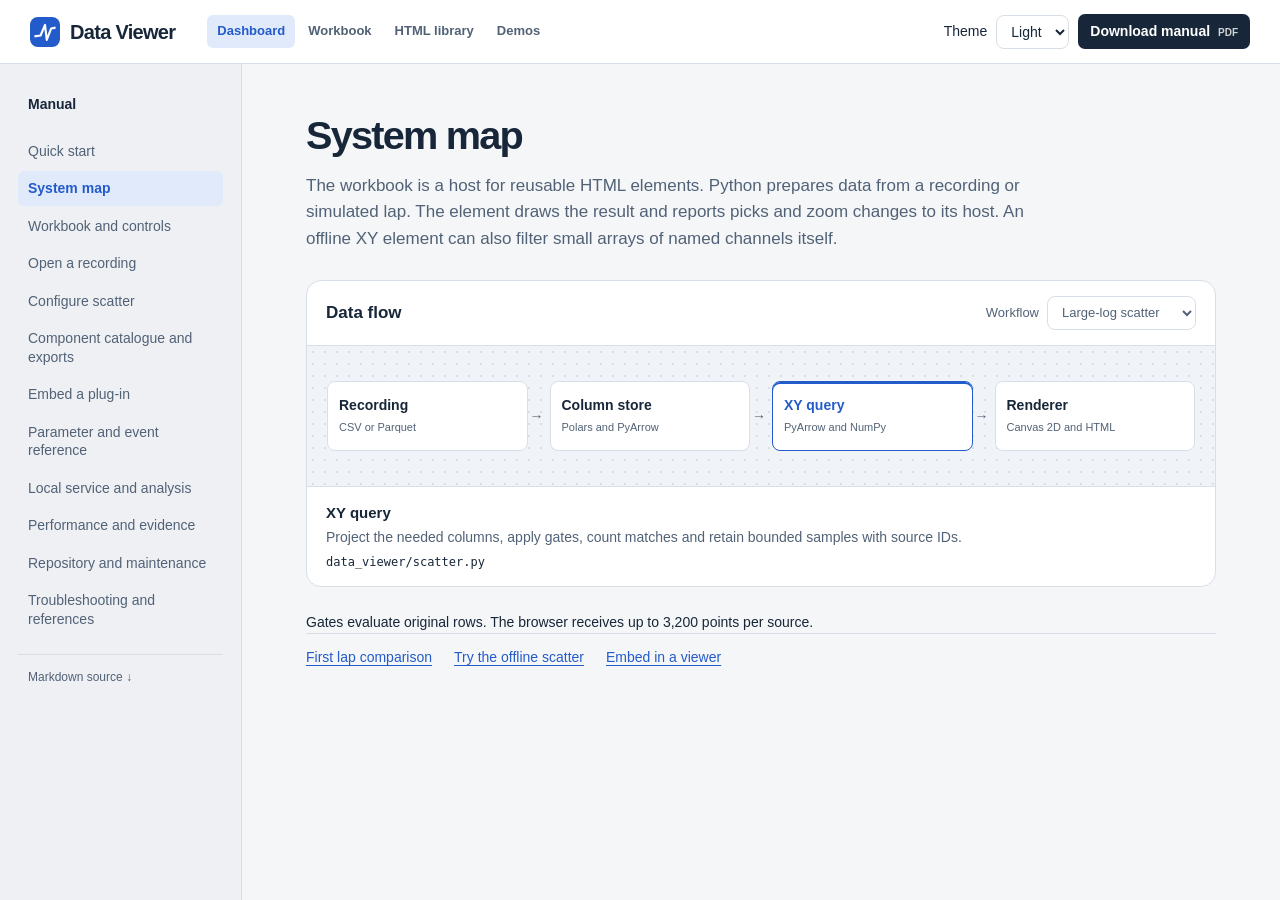
<file: documentation/dashboard.html>
<!doctype html>
<html lang="en"><head><meta charset="utf-8"><meta name="viewport" content="width=device-width,initial-scale=1">
<title>Dashboard · Data Viewer</title><link rel="icon" href="data:,">
<link rel="stylesheet" href="../web/style.css"><link rel="stylesheet" href="../web/dashboard.css">
<script defer src="../web/workspace-nav.js"></script><script defer src="../web/dashboard.js"></script></head>
<body class="guide">
<a class="skip" href="#guideMain">Skip to guide</a>
<header class="top"><div class="workspaceLinks"><a class="brand" href="#map" aria-label="Data Viewer dashboard"><svg viewBox="0 0 34 34" aria-hidden="true"><rect width="34" height="34" rx="9" fill="currentColor"/><path d="m5 22 7-1 5-12 2 17 5-13 5-1" fill="none" stroke="white" stroke-width="2.4" stroke-linejoin="round"/></svg>Data Viewer</a><nav class="workspaceTabs" aria-label="Workspaces" data-current="/"></nav></div>
<div class="topTools"><label for="guideTheme">Theme</label><select id="guideTheme"><option value="light">Light</option><option value="dark">Dark</option></select><a class="download" href="../documentation/Data%20Viewer%20Manual.pdf" download>Download manual <span>PDF</span></a></div></header>
<div class="guideShell"><aside class="contents"><h2>Manual</h2><nav id="chapters" aria-label="Manual chapters"><a href="#start">Quick start</a>
<a href="#map">System map</a>
<a href="#workbook-guide">Workbook and controls</a>
<a href="#logs">Open a recording</a>
<a href="#scatter">Configure scatter</a>
<a href="#catalogue">Component catalogue and exports</a>
<a href="#embed">Embed a plug-in</a>
<a href="#parameters">Parameter and event reference</a>
<a href="#service">Local service and analysis</a>
<a href="#performance">Performance and evidence</a>
<a href="#project">Repository and maintenance</a>
<a href="#resources">Troubleshooting and references</a></nav><a class="sourceFile" href="../documentation/manual.md" download>Markdown source ↓</a></aside>
<main class="manual" id="guideMain" tabindex="-1"><article id="start"><h1>Quick start</h1><p>Start in <code>C:\Code\Data Viewer</code>. Double-click <strong>Start Data Viewer.cmd</strong>. It starts the local Python service and opens the dashboard in your browser. On a fresh Windows installation it uses Python 3.12 to create the project environment and installs the packages in <code>requirements.txt</code>. Initial setup needs pip access. The installed viewer runs locally.</p>
<table>
<thead>
<tr>
<th>Workspace</th>
<th>What to do there</th>
</tr>
</thead>
<tbody>
<tr>
<td>Dashboard</td>
<td>Read this guide, explore the system map, open the examples and download the manual.</td>
</tr>
<tr>
<td>Workbook</td>
<td>Inspect the simulated session or open your own CSV or Parquet recording.</td>
</tr>
<tr>
<td>HTML library</td>
<td>Try a single component, change its frame and plot style, and export an embeddable example.</td>
</tr>
<tr>
<td>Demos</td>
<td>Compare one chart, plotting engine, interaction or style at a time using synthetic telemetry.</td>
</tr>
</tbody>
</table>
<h3>Your first lap comparison</h3>
<ol>
<li>Open <strong>Workbook</strong> and choose <strong>Timing Story</strong>. Pick the active and reference laps. A negative delta means the active lap reached the same distance earlier.</li>
<li>Switch to <strong>G–G scatter plot</strong>. Click a point to inspect the two accelerations. Right-click the plot or use <strong>Scatter settings</strong> to select other channels.</li>
<li>Set X to steering and Y to throttle. Add a brake gate below 5%, then choose <strong>Apply</strong>. The matching sample count changes. Each plotted point still identifies its original lap and sample.</li>
<li>Choose <strong>Open in library</strong> to inspect that component independently. Try a different frame, then a different plot style. <strong>Download HTML example</strong> saves the current displayed data and renderer in one file.</li>
</ol>
<p>To work with your own recording, open <strong>Workbook → Open log</strong>. You can also drop a file on the same launcher. It opens the workbook directly with the imported log. Closing the console that owns a running service stops that instance. Launch again to reopen the dashboard.</p>
</article>
<article id="map"><h1>System map</h1><p>The workbook is a host for reusable HTML elements. Python prepares data from a recording or simulated lap. The element draws the result and reports picks and zoom changes to its host. An offline XY element can also filter small arrays of named channels itself.</p>
<h3>Stages</h3>
<table>
<thead>
<tr>
<th>Stage</th>
<th>Library or file</th>
<th>Responsibility</th>
</tr>
</thead>
<tbody>
<tr>
<td>Recording</td>
<td>CSV or Parquet</td>
<td>The source file stays on disk. Session time and numeric channels are the inputs.</td>
</tr>
<tr>
<td>Column store</td>
<td>Polars and PyArrow · <code>data_viewer/logstore.py</code></td>
<td>Stream CSV into a reusable Parquet cache. Index row groups by time. Native Parquet enters at the indexing step.</td>
</tr>
<tr>
<td>Time window</td>
<td>PyArrow and NumPy · <code>Log.window</code></td>
<td>Read the selected channel and time from overlapping groups. Keep extrema when reducing an overview.</td>
</tr>
<tr>
<td>XY query</td>
<td>PyArrow and NumPy · <code>data_viewer/scatter.py</code></td>
<td>Project the needed columns, apply gates, count matches and retain bounded samples with source IDs.</td>
</tr>
<tr>
<td>Demo laps</td>
<td>NumPy · <code>data_viewer/telemetry.py</code></td>
<td>Supply four reproducible laps, a circuit and sectors to the demonstration worksheets.</td>
</tr>
<tr>
<td>Analysis</td>
<td>NumPy and Plotly.py · <code>data_viewer/charts.py</code></td>
<td>Calculate deltas, statistics, distributions and specialist figures from the simulated samples.</td>
</tr>
<tr>
<td>Inline channels</td>
<td>JavaScript · <code>projectScatter</code></td>
<td>Read named arrays supplied to an XY element. Apply the query locally and retain original row identities.</td>
</tr>
<tr>
<td>Parameters</td>
<td>HTML attributes or a host menu</td>
<td>Describe the data query, axes, marks, frame and visible controls.</td>
</tr>
<tr>
<td>Renderer</td>
<td>Canvas 2D and HTML · <code>web/telemetry-elements.js</code></td>
<td>Draw charts, build report tables and update instruments. Combine plot updates scheduled for the same animation frame.</td>
</tr>
<tr>
<td>Host event</td>
<td>DOM events · optional Qt WebChannel</td>
<td>Send the pick, visible range or menu request to the host. A native application can share one bridge across its plots.</td>
</tr>
</tbody>
</table>
<h3>Workflows</h3>
<table>
<thead>
<tr>
<th>Workflow</th>
<th>Route</th>
<th>What to observe</th>
</tr>
</thead>
<tbody>
<tr>
<td>Large-log scatter</td>
<td>Recording → Column store → XY query → Renderer</td>
<td>Gates evaluate original rows. The browser receives up to 3,200 points per source.</td>
</tr>
<tr>
<td>Time-history zoom</td>
<td>Recording → Column store → Time window → Renderer</td>
<td>An imported trace requests more detail for the selected time window.</td>
</tr>
<tr>
<td>Offline scatter</td>
<td>Parameters → Inline channels → Renderer → Host event</td>
<td>The HTML example can draw, zoom and pick directly from disk.</td>
</tr>
<tr>
<td>Demo worksheet</td>
<td>Demo laps → Analysis → Renderer</td>
<td>Each worksheet calculates the quantity appropriate to its question.</td>
</tr>
<tr>
<td>Appearance edit</td>
<td>Parameters → Renderer</td>
<td>Changing marker size or axis limits reuses the displayed arrays.</td>
</tr>
<tr>
<td>Sample pick</td>
<td>Renderer → Host event</td>
<td>The scatter selection layer repaints the marker and returns the original row ID.</td>
</tr>
</tbody>
</table>
</article>
<article id="workbook-guide"><h1>Workbook and controls</h1><p>The session and worksheet tree sit beside the central plot. The simulated session has four laps at 100 Hz. The active and reference selectors control comparisons where supported. The inspector below the worksheet shows values at the cursor. On time history, switch between elapsed time and lap distance.</p>
<table>
<thead>
<tr>
<th>Question</th>
<th>Worksheet or action</th>
<th>Reading</th>
</tr>
</thead>
<tbody>
<tr>
<td>Where did I lose time?</td>
<td>Timing Story and sector times</td>
<td>Compare elapsed times at equal distance, then identify the sector contributing to the delta.</td>
</tr>
<tr>
<td>How did the car use grip?</td>
<td>G–G scatter and braking scatter</td>
<td>Inspect the relationship between lateral and longitudinal acceleration, optionally within a gate.</td>
</tr>
<tr>
<td>How often did a value occur?</td>
<td>Speed or suspension histogram</td>
<td>Read the fraction of samples in each bin. Damper velocity uses positive for bump and negative for rebound.</td>
</tr>
<tr>
<td>Where on the circuit?</td>
<td>Track report, rainbow map and GPS driving lines</td>
<td>Inspect sector minima, speed along the centreline or simulated positions in local coordinates.</td>
</tr>
<tr>
<td>What varies with frequency?</td>
<td>FFT and frequency response</td>
<td>Read the spectrum of a simulated channel or the gain and phase of the suspension-rig example.</td>
</tr>
<tr>
<td>Which values need exact comparison?</td>
<td>Statistics, sectors and acceleration reports</td>
<td>Read the numeric result directly from the table.</td>
</tr>
</tbody>
</table>
<h3>Inspect a plot</h3>
<p>Click a point or focus the canvas and use the arrow keys. Left and Right step through samples; Up and Down change series. Drag horizontally to zoom. Hold Shift and drag to pan a zoomed plot. The reset control restores the full range. An imported time trace requests a new window after zoom. XY zoom operates on the currently displayed points.</p>
<p>Choose <strong>Frame</strong> for the container and <strong>Plot style</strong> for lines, markers, bars and grid. Fine uses thin marks, Bold increases weight, and Patterned varies the marks and grid. Switch the theme to compare contrast. The library lets you inspect the same object in isolation.</p>
</article>
<article id="logs"><h1>Open a recording</h1><p>Use <strong>Workbook → Open log → Browse</strong>, paste the local path, or drop the recording onto the launcher. Wait for the filename and sample count to appear. Select a channel and a time interval in seconds. <strong>Full range</strong> restores the original interval.</p>
<h3>File contract</h3>
<p>CSV uses UTF-8, a comma delimiter, a decimal point and one header row with distinct numeric columns. Include finite, non-decreasing session time in <code>time_s</code> and at least one numeric channel. Continue session time across lap boundaries. Missing channel values are allowed. Include units in names when the file has no independent unit metadata.</p>
<pre><code class="language-csv">time_s,speed_kmh,steering_deg,throttle_pct,brake_pct
0.00,83.5,-12,72,0
0.01,84.0,-10,75,0
0.02,83.8,-8,68,3
</code></pre>
<p>Parquet also needs numeric <code>time_s</code> and at least one numeric channel. Other column types are ignored. Row-group statistics let the reader reject groups outside the requested interval. For missing statistics, it reads timestamps to establish the bounds.</p>
<h3>What the loader does</h3>
<p>Polars streams CSV into a temporary compressed Parquet file. The loader checks timestamps before atomically publishing the completed cache. Reopening the same unchanged CSV reuses that cache. A native Parquet recording is read in place. The cache lives in <code>.cache/</code>; it can be removed when the viewer is closed. The next CSV open then rebuilds it.</p>
<p>A time-history overview reads time and the selected channel. Large windows retain minima and maxima per display bin and preserve breaks for missing data. Small windows return original samples. To examine a narrower population in an XY scatter, change <strong>From / To</strong> or the sample gates. Imported recordings support time history and XY scatter. The specialist worksheets use the simulated session's known channel and sector definitions.</p>
</article>
<article id="scatter"><h1>Configure scatter</h1><p>Open <strong>Scatter settings</strong> from the plot header, right-click the plot, or press <strong>Shift+F10</strong> with the canvas focused. The nine scatter worksheets use the same editor. In an imported recording, set <strong>Plot</strong> to <strong>Scatter</strong> first.</p>
<table>
<thead>
<tr>
<th>Setting</th>
<th>How it affects the plot</th>
</tr>
</thead>
<tbody>
<tr>
<td>X and Y channels</td>
<td>Choose the quantities to compare. Axis labels follow the selected channels.</td>
</tr>
<tr>
<td>Scale and limits</td>
<td>Select linear or logarithmic independently on each axis. Leave both limits blank for automatic bounds. Manual limits must increase. Log limits and displayed coordinates must be positive.</td>
</tr>
<tr>
<td>Sample gates</td>
<td>Add up to twelve conditions. A sample must pass every condition. Available comparisons are less than, at most, equal, unequal, at least and greater than.</td>
</tr>
<tr>
<td>Colour or size by channel</td>
<td>Encode another measurement per point. Density uses colour for the number of original samples per cell.</td>
</tr>
<tr>
<td>Shape, radius and opacity</td>
<td>Change the appearance of displayed points. A blank numeric field uses the current plot style.</td>
</tr>
</tbody>
</table>
<p><strong>Apply</strong> commits the pending changes together. <strong>Cancel</strong> discards them. A channel or gate change requests a new projection. A visual-only edit reuses the displayed data. An unchanged Apply produces no new scatter request or full draw.</p>
<h3>Inspect throttle on corner exit</h3>
<p>Use steering on X and throttle on Y. Add a brake gate below 5% to exclude samples with appreciable braking, then use speed for colour. This isolates low-brake samples. To identify corner exits specifically, add a phase channel or other criteria from the recording. Click a marker to inspect its values. For the simulated lap, its ID and timestamp lead back to the source.</p>
<p>The matching count refers to eligible original rows. The displayed count can be smaller because the scatter projection retains up to 3,200 points per source. A picked ID identifies a displayed source row. A fitted curve or bin mean is a derived value.</p>
</article>
<article id="catalogue"><h1>Component catalogue and exports</h1><p>The HTML library contains 46 elements. Choose a component and inspect its appearance, selection and zoom behaviour before embedding it. The names below take the prefix <code>dv-</code>.</p>
<table>
<thead>
<tr>
<th>Family</th>
<th>Element names</th>
</tr>
</thead>
<tbody>
<tr>
<td>Traces and base XY</td>
<td><code>trace</code>, <code>history</code>, <code>scatter</code>, <code>steer-throttle</code>, <code>timing</code>, <code>outing</code>, <code>colour</code>, <code>bits</code></td>
</tr>
<tr>
<td>Scatter analysis</td>
<td><code>scatter-density</code>, <code>scatter-colour</code>, <code>scatter-size</code>, <code>scatter-gate</code>, <code>scatter-average</code>, <code>scatter-linear</code>, <code>scatter-polynomial</code></td>
</tr>
<tr>
<td>Distributions and analysis</td>
<td><code>hist</code>, <code>hist-colour</code>, <code>susp</code>, <code>susp-zones</code>, <code>susp-four</code>, <code>fft</code>, <code>frf</code>, <code>mix</code>, <code>mix-trend</code></td>
</tr>
<tr>
<td>Maps and replay</td>
<td><code>track</code>, <code>rainbow</code>, <code>pos</code>, <code>gps</code>, <code>race</code>, <code>rainbow-compare</code>, <code>telemetry-position</code>, <code>telemetry-gps</code></td>
</tr>
<tr>
<td>Summary charts</td>
<td><code>sector-chart</code>, <code>channel-chart</code></td>
</tr>
<tr>
<td>Tables</td>
<td><code>samples</code>, <code>sectors</code>, <code>stats</code>, <code>accel</code>, <code>status</code></td>
</tr>
<tr>
<td>Instruments</td>
<td><code>gauges</code>, <code>dial</code>, <code>meter</code>, <code>steering</code>, <code>gear</code>, <code>rpm</code>, <code>lamp</code></td>
</tr>
</tbody>
</table>
<h3>Choose an export</h3>
<p><strong>Use in HTML</strong> shows markup for the selected element. <strong>Download JS library</strong> saves the shared renderer. <strong>Download data JSON</strong> saves the displayed payload. Serve the renderer and data beside your page when using a JSON URL. <strong>Download HTML example</strong> packages the displayed data, renderer and appearance into a single offline snapshot.</p>
<p>A snapshot contains the selected points and channels. To switch to channels that were absent at export, supply a named column store or a queryable service. In <strong>Demos</strong>, the engine comparisons use the same speed trace in Plotly.js, BokehJS and uPlot. Interaction demos isolate zoom, pan, picking and A/B measurement. Style demos isolate the frame using the same static trace.</p>
</article>
<article id="embed"><h1>Embed a plug-in</h1><p>Copy <code>web/telemetry-elements.js</code> beside your HTML and load it once. A page can host multiple chart, table and instrument tags. The host can be a desktop browser or an embedded web view. The optional example menus belong to the workbook and Qt host. Use them when they fit your application.</p>
<h3>Working offline example</h3>
<p>This element plots throttle against steering and accepts only rows where brake is less than five. All arrays share the same row index. Add a stable <code>source</code> and optional <code>ids</code>, <code>timeChannel</code> or <code>distanceChannel</code> to link the selection to the original recording.</p>
<pre><code class="language-html">&lt;script defer src=&quot;telemetry-elements.js&quot;&gt;&lt;/script&gt;
&lt;dv-scatter frame=&quot;clean&quot; plot-style=&quot;fine&quot; hide-tools
  query='{&quot;x&quot;:&quot;steer&quot;,&quot;y&quot;:&quot;throttle&quot;,&quot;gates&quot;:[
    {&quot;channel&quot;:&quot;brake&quot;,&quot;op&quot;:&quot;&lt;&quot;,&quot;value&quot;:5}]}'
  options='{&quot;marker&quot;:{&quot;shape&quot;:&quot;circle&quot;,&quot;size&quot;:3}}'&gt;
  &lt;script type=&quot;application/json&quot;&gt;
    {&quot;source&quot;:&quot;lap:2&quot;,&quot;timeChannel&quot;:&quot;t&quot;,&quot;channels&quot;:{
      &quot;steer&quot;:[-18,-6,8,14],&quot;throttle&quot;:[35,72,61,44],
      &quot;brake&quot;:[0,8,0,2],&quot;t&quot;:[0,0.01,0.02,0.03]}}
  &lt;/script&gt;
&lt;/dv-scatter&gt;
</code></pre>
<p>The inline column format is supported by <code>dv-scatter</code> and <code>dv-steer-throttle</code>. Filtering precedes sampling. Use small inline datasets for portable examples. For a large recording, give the component a data-service URL so the web view receives only the bounded result.</p>
<h3>Use the supplied local service</h3>
<p>On a page served by Data Viewer, use <code>src=&quot;/api/scatter?source=local&amp;amp;start=0&amp;amp;end=120&quot;</code> with the same query structure. Choose channel names that exist in the opened log. Time bounds are seconds. To load a simulated specialist figure, use a source such as <code>/api/scatter?view=scatter-density</code>. The local service must be running for those routes.</p>
<p>Open the <a href="../examples/plugin-scatter.html">standalone scatter</a> or the <a href="../examples/histogram.html">standalone histogram</a> to see the on-disk examples.</p>
</article>
<article id="parameters"><h1>Parameter and event reference</h1><table>
<thead>
<tr>
<th>Input</th>
<th>Contract</th>
</tr>
</thead>
<tbody>
<tr>
<td><code>frame</code>, <code>plot-style</code>, <code>theme</code></td>
<td>Frames are apple, neumorphic or clean. Plot styles are fine, bold or pattern. Set light or dark explicitly or inherit the host scheme. Set height with the CSS property <code>--dv-height</code>.</td>
</tr>
<tr>
<td><code>query</code></td>
<td>JSON with X, Y, optional colour and size channel IDs, and an array of gates. Keys use lowercase <code>x</code>, <code>y</code>, <code>colour</code>, <code>size</code>, <code>gates</code>. Each gate has <code>channel</code>, <code>op</code>, <code>value</code>.</td>
</tr>
<tr>
<td><code>options.axes</code></td>
<td><code>x</code> and <code>y</code> each accept <code>scale</code> of linear or log and a two-value numeric <code>range</code> or null for auto.</td>
</tr>
<tr>
<td><code>options.marker</code></td>
<td><code>shape</code> accepts auto, circle, square, diamond or cross. <code>size</code> is a radius from 0.5 to 12 px. <code>opacity</code> is greater than zero and at most one.</td>
</tr>
<tr>
<td><code>options.line</code>, <code>options.bar</code></td>
<td>Lines accept width in pixels and a positive dash array, or an empty array for solid. Bars accept fill of solid, outline or pattern and a width scale greater than zero and at most one.</td>
</tr>
<tr>
<td><code>src</code>, <code>data</code></td>
<td>Fetch prepared JSON through a URL, embed it in a child JSON script, or assign to the element's JavaScript data property. A URL query is passed as JSON in the query parameter.</td>
</tr>
<tr>
<td><code>hide-tools</code>, <code>external-controls</code></td>
<td>Hide zoom buttons only, or hide the whole built-in control and readout strip. Canvas zoom, picking and events remain available.</td>
</tr>
</tbody>
</table>
<p>Prepared charts use <code>{data:[series], layout:{...}}</code>. A typical series contains <code>x</code>, <code>y</code>, <code>name</code> and <code>mode</code>. Tables use <code>columns</code>, <code>rows</code> and optional <code>selected</code>. A single instrument accepts <code>value</code>, <code>label</code> and <code>unit</code>. The composite gauge takes a sample keyed by its channels. Download a component's JSON to inspect its exact shape.</p>
<h3>Connect a menu once</h3>
<p>Listen for <code>dv-context</code> and call <code>preventDefault()</code> when the host opens its own menu. Change query and appearance attributes in the same handler. The component batches them. Listen for <code>dv-select</code> to read series, index and coordinates, plus source, sample ID, time or distance where supplied. <code>dv-range</code> reports the horizontal range in axis units or null after reset.</p>
<pre><code class="language-javascript">plot.setAttribute(&quot;query&quot;, JSON.stringify(query));
plot.setAttribute(&quot;options&quot;, JSON.stringify(options));
plot.addEventListener(&quot;dv-select&quot;, ({detail}) =&gt; inspect(detail));
</code></pre>
<p>Here <code>inspect</code> is the host's sample inspector. <code>plot.selectSample(source, id)</code> highlights a displayed source row without echoing a pick by default. <code>dv-load</code> announces accepted declarative data and <code>dv-error</code> provides an error message. Use <code>reload()</code> to refresh a URL. The optional Qt example demonstrates a native context menu, worker-thread query and two-way selection over Qt WebChannel.</p>
</article>
<article id="service"><h1>Local service and analysis</h1><p><code>viewer.py</code> serves known local assets and the API through a loopback HTTP server. The application holds one open log per service process. Windows and browser tabs connected to the same instance share that log. Each page manages its own plot configuration.</p>
<table>
<thead>
<tr>
<th>Request</th>
<th>Purpose</th>
</tr>
</thead>
<tbody>
<tr>
<td>GET <code>/api/session</code></td>
<td>Return the application identity, catalogue, simulated laps, scatter defaults, channel labels and local request token.</td>
</tr>
<tr>
<td>POST <code>/api/open</code></td>
<td>Open the supplied path or request the Windows picker for an empty path. Send a JSON object with <code>path</code> and the <code>X-Viewer-Token</code> header.</td>
</tr>
<tr>
<td>GET <code>/api/state</code></td>
<td>Report import progress, cancellation, errors or ready metadata. The workbook polls while a file opens.</td>
</tr>
<tr>
<td>GET <code>/api/window</code></td>
<td>Read one imported channel for <code>start</code>, <code>end</code> and a target bin count. Return points, matching rows and row-group count.</td>
</tr>
<tr>
<td>GET <code>/api/scatter</code></td>
<td>Evaluate the encoded query against a simulated worksheet or the active log. For a local log supply <code>source=local</code>, <code>start</code> and <code>end</code>.</td>
</tr>
<tr>
<td>GET <code>/api/chart</code>, <code>/api/cursor</code></td>
<td>Return a simulated worksheet or interpolated lap and reference values. Use <code>format=html</code> for portable numeric series.</td>
</tr>
<tr>
<td>GET <code>/api/demo/samples</code>, <code>/api/demo/bokeh</code></td>
<td>Supply the demo trace or the Python-generated Bokeh example.</td>
</tr>
<tr>
<td>POST <code>/api/qt-example</code></td>
<td>Start the bundled optional Qt example. The dashboard supplies the local request token.</td>
</tr>
</tbody>
</table>
<p><code>data_viewer/telemetry.py</code> generates the simulated session. <code>charts.py</code> defines the catalogue and basic worksheets; <code>analysis_plots.py</code> implements specialist analyses. Plotly.py describes many figures in Python. The reusable HTML library draws its own Canvas graphics. The separate engine demos load their individual plotting runtimes.</p>
<p>In <code>web/app.js</code>, the workbook owns session state and cursor synchronisation. <code>web/scatter-host.js</code> implements the optional settings editor. <code>web/library.js</code> owns preview and export. The portable renderer runs independently of those files.</p>
</article>
<article id="performance"><h1>Performance and evidence</h1><p>Time history and XY scatter answer different questions. For time history, the loader preserves extrema in screen bins. For XY, the service counts all eligible rows and keeps a bounded deterministic sample with stable source identities. Derived statistics and specialist fits use the original eligible data where implemented. A rare XY outlier may be absent from a sampled view. Narrow the time window or gate to examine it.</p>
<table>
<thead>
<tr>
<th>Interaction</th>
<th>Scatter data requests</th>
<th>Full plot redraws</th>
</tr>
</thead>
<tbody>
<tr>
<td>Edit the draft, cancel, or apply unchanged settings</td>
<td>0</td>
<td>0</td>
</tr>
<tr>
<td>Apply an axis or marker change</td>
<td>0</td>
<td>1</td>
</tr>
<tr>
<td>Apply channels, gates and appearance together</td>
<td>1</td>
<td>1</td>
</tr>
<tr>
<td>Pick a displayed point</td>
<td>0</td>
<td>0</td>
</tr>
</tbody>
</table>
<p>Picking restores the existing canvas and paints the selected marker. Three visual updates issued within one animation frame share one full draw. A superseded browser request is cancelled on the client and its late result is discarded. These counts were exercised by the desktop tests, including a synthetic one-million-row Parquet fixture.</p>
<h3>Recorded loading benchmarks</h3>
<table>
<thead>
<tr>
<th>Operation</th>
<th>5 million rows</th>
<th>20 million rows</th>
</tr>
</thead>
<tbody>
<tr>
<td>First CSV open, empty cache</td>
<td>1.69 s</td>
<td>9.02 s</td>
</tr>
<tr>
<td>Reopen cached recording, metadata only</td>
<td>3.24 ms</td>
<td>8.84 ms</td>
</tr>
<tr>
<td>First one-channel overview</td>
<td>265 ms</td>
<td>892 ms</td>
</tr>
<tr>
<td>30-second zoom, median of five</td>
<td>6.93 ms</td>
<td>12.05 ms</td>
</tr>
</tbody>
</table>
<p>These are recorded backend measurements on a Windows machine with eight hardware threads and about 32 GiB of RAM. The synthetic recordings had 12 columns. Cold CSV conversion, cached metadata access, disk reads, HTTP transfer and canvas painting measure different work. The <a href="../documentation/research/data-loading.html">loading study</a> describes the test conditions. The underlying <a href="../documentation/research/benchmark.json">5M results</a> and <a href="../documentation/research/benchmark-20M.json">20M results</a> are included.</p>
</article>
<article id="project"><h1>Repository and maintenance</h1><table>
<thead>
<tr>
<th>Location</th>
<th>Responsibility</th>
</tr>
</thead>
<tbody>
<tr>
<td><code>Start Data Viewer.cmd</code>, <code>viewer.py</code>, <code>requirements.txt</code></td>
<td>Single Windows launcher, local HTTP entry point and pinned runtime packages.</td>
</tr>
<tr>
<td><code>data_viewer/</code></td>
<td>Python telemetry, analysis, plot construction, scatter sampling and file loading.</td>
</tr>
<tr>
<td><code>web/</code></td>
<td>Browser workspaces, dashboard assets and shared component library. Vendored uPlot and its licence live in <code>web/vendor/</code>.</td>
</tr>
<tr>
<td><code>examples/</code></td>
<td>Standalone HTML examples, style previews and the optional native Qt host.</td>
</tr>
<tr>
<td><code>documentation/</code></td>
<td>This Markdown source, the generated PDF and dashboard, performance studies and local reference publications.</td>
</tr>
<tr>
<td><code>tools/</code></td>
<td>Manual builder and reproducible data-loading benchmark.</td>
</tr>
<tr>
<td><code>tests/</code></td>
<td>Python unit tests and desktop checks for the dashboard, HTML library, scatter controls, exports and Qt bridge.</td>
</tr>
<tr>
<td><code>.venv/</code>, <code>.cache/</code></td>
<td>Local Python environment and generated Parquet cache. <code>PRODUCT.md</code> records the product brief at the repository root.</td>
</tr>
</tbody>
</table>
<p>Run these commands from the project root in PowerShell. The launcher prepares the runtime environment. Desktop browser tests use Python Playwright and Chrome. Qt tests additionally use PyQt6-WebEngine. The first browser check below takes the address printed by the running launcher.</p>
<pre><code class="language-powershell">.\.venv\Scripts\python.exe -m unittest -v
py -3.12 tests/verify_html_library.py http://127.0.0.1:PORT
py -3.12 tests/verify_html_plugin.py
py -3.12 tests/verify_scatter_controls.py
.\.venv\Scripts\python.exe tests/verify_qt_scatter.py
</code></pre>
<p>Replace <code>PORT</code> with the actual port. For the benchmark, install the optional DuckDB and psutil packages in the project environment and run <code>tools/benchmark.py --rows 5000000</code> with that Python interpreter. Specify <code>--output</code> to save a fresh result without replacing the recorded one.</p>
<p>Edit <code>documentation/manual.md</code> to change the guide. With markdown-it-py and ReportLab installed, run <code>.\.venv\Scripts\python.exe tools/build_manual.py</code> to regenerate both deliverables. The viewer serves the generated files without requiring documentation-build packages at runtime.</p>
</article>
<article id="resources"><h1>Troubleshooting and references</h1><table>
<thead>
<tr>
<th>Symptom</th>
<th>Action</th>
</tr>
</thead>
<tbody>
<tr>
<td>The dashboard does not open</td>
<td>Run the single launcher from the repository. Check its console for a setup error or the actual local address. A fresh environment requires Python 3.12 and pip access.</td>
</tr>
<tr>
<td>An import fails</td>
<td>Check the extension, unique numeric CSV headers, the spelling of <code>time_s</code> and the order and finiteness of CSV timestamps. Reopen a source that changed on disk.</td>
</tr>
<tr>
<td>Scatter reports no samples</td>
<td>Check the time window, gates, finite channel values and positive coordinates on log axes. Keep the settings editor accessible while revising the gate.</td>
</tr>
<tr>
<td>Only a subset of XY points appears</td>
<td>Compare the matching count with the displayed count. Narrow the time window or query before interpreting sparse regions.</td>
</tr>
<tr>
<td>A plug-in shows no data or a source error</td>
<td>Verify the JS path and the payload for that element. A URL needs a running, reachable service. For an offline page, embed the JSON or use the exported HTML.</td>
</tr>
<tr>
<td>A native menu is unavailable</td>
<td>Browser menus and plug-ins work with the core environment. The native Qt example additionally requires PyQt6-WebEngine.</td>
</tr>
<tr>
<td>A recording has no sector or GPS worksheet</td>
<td>Use imported time histories and XY scatter. Simulated specialist worksheets rely on definitions that a generic file may not contain.</td>
</tr>
</tbody>
</table>
<h3>Examples and reference material</h3>
<p>To try the native host, open <strong>Dashboard → Troubleshooting and references → Open Qt example</strong>. Right-click its scatter plot to edit the settings. If the optional dependency is missing, run <code>.\.venv\Scripts\python.exe -m pip install PyQt6-WebEngine</code> from the project root.</p>
<p>Open the <a href="../examples/styles.html">frame comparison</a> to inspect Apple, Neumorphic and Clean against the same plots. The <a href="../documentation/research/interactive-plots.html">interaction study</a> includes an A/B measurement example and the plotting-library comparison. The <a href="../documentation/references/coverage.html">MoTeC coverage index</a> maps the implemented worksheet families to the locally archived manuals, help and release notes.</p>
<p>The project is a local prototype inspired by MoTeC i2 Pro. Hardware acquisition, licensed proprietary log import, live telemetry, synchronised video and calibration editing are outside its current scope. The desktop Qt example verifies the host contract locally. An independent viewer has to provide a compatible web view and any native event bridge it needs.</p>
</article></main></div>
<template id="nativeExample"><section class="nativeExample"><h3>Native Python example</h3><p>Try the same scatter element with a Qt context menu and two-way sample selection.</p><button id="qt" type="button">Open Qt example</button> <span role="status" id="qtStatus"></span></section></template>
</body></html>
</file>
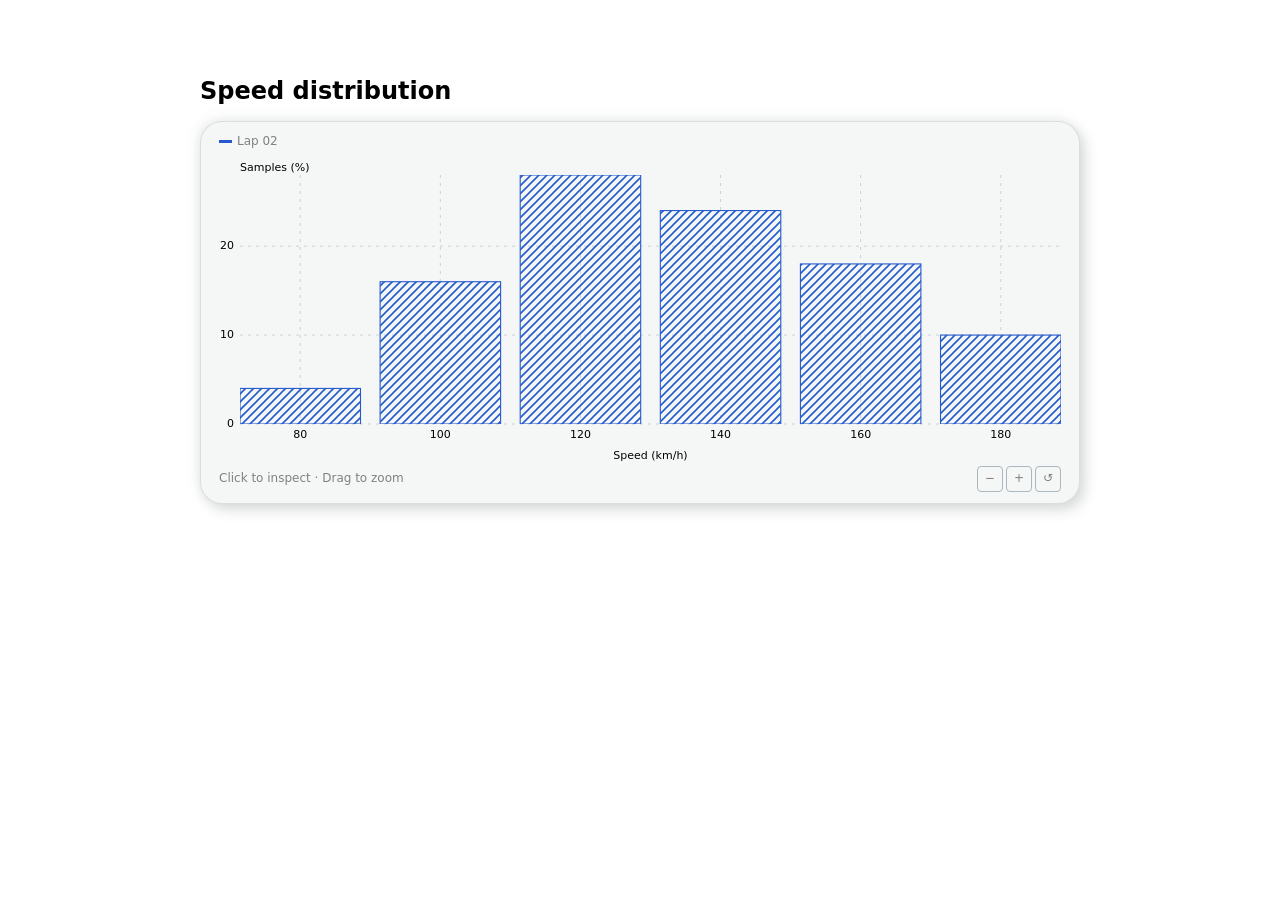
<file: examples/histogram.html>
<!doctype html>
<html lang="en"><head>
<meta charset="utf-8"><meta name="viewport" content="width=device-width,initial-scale=1">
<title>Speed distribution · HTML component example</title>
<script defer src="../web/telemetry-elements.js"></script>
<style>body{max-width:880px;margin:5vh auto;padding:16px;font:15px system-ui}h1{font-size:24px}</style>
</head><body>
<h1>Speed distribution</h1>
<dv-hist label="Speed distribution" frame="neumorphic" plot-style="pattern">
  <script type="application/json">
  {
    "data": [{"name":"Lap 02","x":[80,100,120,140,160,180],"y":[4,16,28,24,18,10]}],
    "layout": {
      "xaxis":{"title":{"text":"Speed (km/h)"}},
      "yaxis":{"title":{"text":"Samples (%)"}}
    }
  }
  </script>
</dv-hist>
</body></html>
</file>
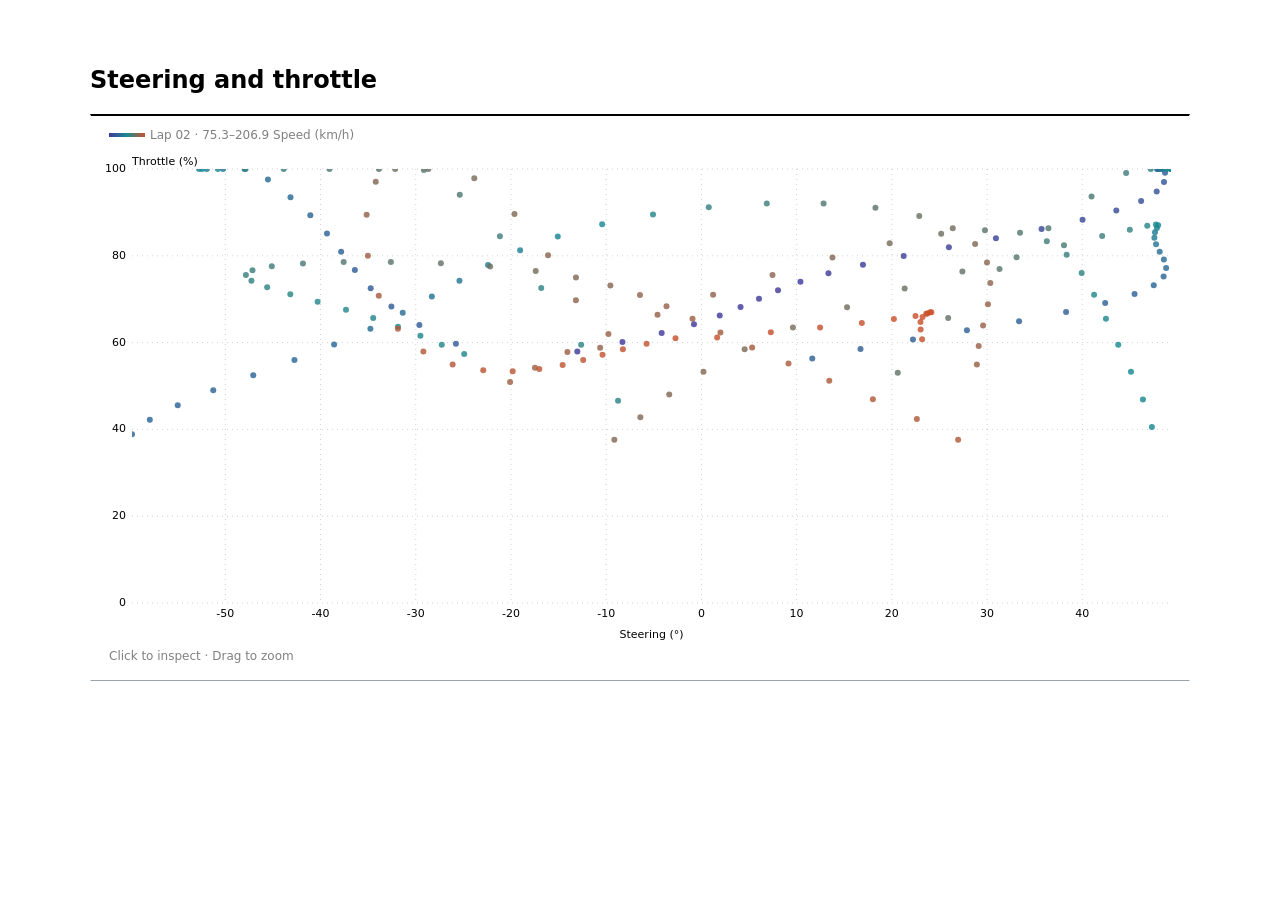
<file: examples/plugin-scatter.html>
<!doctype html>
<html lang="en">
<head>
  <meta charset="utf-8">
  <meta name="viewport" content="width=device-width,initial-scale=1">
  <title>Steering and throttle · Data Viewer</title>
  <script defer src="../web/telemetry-elements.js"></script>
  <style>
    :root { color-scheme: light dark; }
    body { max-width: 1100px; margin: 7vh auto; padding: 0 24px; color: CanvasText; background: Canvas; font: 15px/1.45 system-ui; }
    h1 { margin: 0 0 16px; font-size: 24px; }
    dv-scatter { --dv-height: clamp(320px, 55vh, 660px); }
  </style>
</head>
<body>
  <h1>Steering and throttle</h1>
  <dv-scatter label="Steering and throttle" frame="clean" plot-style="fine" hide-tools
    query='{"x":"steer","y":"throttle","colour":"speed","gates":[{"channel":"brake","op":"<","value":5}]}'
    options='{"axes":{"y":{"scale":"linear","range":[0,100]}},"marker":{"shape":"circle","size":3,"opacity":0.82}}'>
    <script type="application/json">
  {
    "name": "Lap 02", "source": "lap:1", "timeChannel": "t",
    "labels": {"steer":"Steering (°)","throttle":"Throttle (%)","brake":"Brake (%)","speed":"Speed (km/h)","t":"Lap time (s)"},
    "ids": [0,23,46,69,92,115,138,161,184,207,230,253,276,299,322,345,368,391,414,437,460,483,506,529,552,575,598,621,644,667,690,713,736,759,782,805,828,851,874,897,920,943,966,989,1012,1035,1058,1081,1104,1127,1150,1173,1196,1219,1242,1265,1288,1311,1334,1357,1380,1403,1426,1449,1472,1495,1518,1541,1564,1587,1610,1633,1656,1679,1702,1725,1748,1771,1794,1817,1840,1863,1886,1909,1932,1955,1978,2001,2024,2047,2070,2093,2116,2139,2162,2185,2208,2231,2254,2277,2300,2323,2346,2369,2392,2415,2438,2461,2484,2507,2530,2553,2576,2599,2622,2645,2668,2691,2714,2737,2760,2783,2806,2829,2852,2875,2898,2921,2944,2967,2990,3013,3036,3059,3082,3105,3128,3151,3174,3197,3220,3243,3266,3289,3312,3335,3358,3381,3404,3427,3450,3473,3496,3519,3542,3565,3588,3611,3634,3657,3680,3703,3726,3749,3772,3795,3818,3841,3864,3887,3910,3933,3956,3979,4002,4025,4048,4071,4094,4117,4140,4163,4186,4209,4232,4255,4278,4301,4324,4347,4370,4393,4416,4439,4462,4485,4508,4531,4554,4577,4600,4623,4646,4669,4692,4715,4738,4761,4784,4807,4830,4853,4876,4899,4922,4945,4968,4991,5014,5037,5060,5083,5106,5129,5152,5175,5198,5221,5244,5267,5290,5313,5336,5359,5382,5405,5428,5451,5474,5497,5520,5543,5566,5589,5612,5635,5658,5681,5704,5727,5750,5773,5796,5819,5842,5865,5888,5911,5934,5957,5980,6003,6026,6049,6072,6095,6118,6141,6164,6187,6210,6233,6256,6279,6302,6325,6348,6371,6394,6417,6440,6463,6486,6509,6532,6555,6578,6601,6624,6647,6670,6693,6716,6739,6762,6785,6808,6831,6854,6877,6900,6923,6946,6969,6992,7015,7038,7061,7084,7107,7130,7153,7176,7199,7222,7245,7268,7291,7314,7337,7360,7383,7406,7429,7452,7475,7498,7521,7544,7567,7590,7613,7636,7659,7682,7705,7728,7751,7774,7797,7820,7843,7866,7889,7912,7935,7958,7981,8004,8027,8050,8073,8096,8119,8142,8165],
    "channels": {
      "steer": [1.654,7.291,12.468,16.851,20.217,22.488,23.735,24.151,24.012,23.617,23.226,23.012,23.024,23.181,23.283,23.056,22.2,20.452,17.639,13.711,8.765,3.025,-3.183,-9.485,-15.521,-20.998,-25.736,-29.692,-32.955,-35.717,-38.227,-40.732,-43.42,-46.374,-49.55,-52.778,-55.791,-58.272,-59.911,-60.465,-59.802,-57.931,-54.999,-51.268,-47.069,-42.741,-38.576,-34.764,-31.367,-28.31,-25.409,-22.408,-19.038,-15.082,-10.424,-5.084,0.775,6.868,12.831,18.281,22.88,26.399,28.748,29.994,30.342,30.092,29.584,29.124,28.933,29.103,29.575,30.155,30.551,30.422,29.448,27.389,24.135,19.726,14.355,8.336,2.056,-4.09,-9.756,-14.705,-18.833,-22.181,-24.913,-27.268,-29.512,-31.868,-34.47,-37.326,-40.308,-43.175,-45.605,-47.258,-47.839,-47.147,-45.121,-41.851,-37.569,-32.61,-27.359,-22.19,-17.401,-13.176,-9.557,-6.453,-3.664,-0.932,1.999,5.328,9.15,13.431,18.011,22.628,26.964,30.699,33.569,35.408,36.178,35.964,34.96,33.429,31.647,29.855,28.214,26.77,25.451,24.081,22.417,20.198,17.207,13.314,8.516,2.946,-3.142,-9.408,-15.483,-21.026,-25.782,-29.621,-32.557,-34.733,-36.396,-37.835,-39.326,-41.072,-43.156,-45.523,-47.982,-50.238,-51.942,-52.756,-52.416,-50.784,-47.876,-43.868,-39.068,-33.869,-28.679,-23.853,-19.632,-16.102,-13.18,-10.635,-8.135,-5.315,-1.857,2.445,7.639,13.594,20.022,26.527,32.669,38.037,42.317,45.331,47.064,47.644,47.314,46.373,45.117,43.779,42.488,41.246,39.939,38.364,36.28,33.468,29.781,25.184,19.774,13.766,7.467,1.229,-4.608,-9.765,-14.071,-17.484,-20.093,-22.103,-23.786,-25.431,-27.282,-29.484,-32.056,-34.873,-37.691,-40.18,-41.992,-42.815,-42.435,-40.776,-37.916,-34.073,-29.567,-24.769,-20.034,-15.642,-11.754,-8.39,-5.434,-2.664,0.195,3.413,7.198,11.645,16.711,22.22,27.887,33.365,38.303,42.408,45.495,47.512,48.548,48.808,48.572,48.136,47.75,47.575,47.64,47.843,47.97,47.732,46.827,44.998,42.09,38.082,33.103,27.409,21.348,15.3,9.612,4.542,0.219,-3.379,-6.412,-9.143,-11.883,-14.93,-18.502,-22.694,-27.456,-32.591,-37.788,-42.677,-46.887,-50.113,-52.169,-53.016,-52.766,-51.659,-50.017,-48.181,-46.45,-45.03,-43.994,-43.276,-42.689,-41.966,-40.815,-38.978,-36.288,-32.705,-28.328,-23.378,-18.165,-13.032,-8.292,-4.173,-0.78,1.925,4.112,6.048,8.047,10.404,13.344,16.969,21.244,25.993,30.934,35.728,40.035,43.576,46.183,47.819,48.586,48.697,48.429,48.071,47.858,47.926,48.281,48.8,49.246,49.321,48.72,47.196,44.611,40.976,36.447,31.31,25.919,20.625,15.708,11.324,7.489,4.106,0.997,-2.054,-5.253,-8.755,-12.629,-16.823,-21.165,-25.379,-29.144,-32.159,-34.2,-35.158,-35.026,-33.882,-31.872,-29.2,-26.123,-22.914,-19.822,-17.021,-14.572,-12.416,-10.386,-8.248,-5.758,-2.717],
      "throttle": [61.167,62.372,63.499,64.525,65.42,66.152,66.685,66.978,66.985,66.654,65.927,64.744,63.047,60.781,57.908,54.412,50.315,45.678,40.615,35.289,29.903,24.685,19.866,15.653,12.212,9.65,8.011,7.279,7.39,8.246,9.731,11.726,14.118,16.804,19.702,22.744,25.883,29.082,32.323,35.592,38.889,42.217,45.581,48.992,52.457,55.982,59.569,63.213,66.899,70.601,74.277,77.869,81.297,84.463,87.252,89.532,91.17,92.037,92.027,91.072,89.158,86.33,82.699,78.432,73.733,68.826,63.93,59.243,54.926,51.1,47.846,45.207,43.195,41.796,40.98,40.703,40.91,41.543,42.541,43.845,45.398,47.147,49.045,51.049,53.124,55.239,57.368,59.49,61.586,63.641,65.64,67.568,69.411,71.152,72.773,74.251,75.563,76.681,77.573,78.209,78.556,78.581,78.257,77.563,76.484,75.016,73.165,70.946,68.382,65.5,62.325,58.875,55.16,51.182,46.932,42.408,37.622,32.616,27.475,22.34,17.402,12.886,9.029,6.046,4.102,3.286,3.607,5,7.341,10.472,14.219,18.416,22.91,27.579,32.321,37.067,41.766,46.392,50.93,55.381,59.752,64.057,68.312,72.534,76.738,80.937,85.132,89.32,93.481,97.578,100,100,100,100,100,100,100,100,100,100,100,97.845,89.618,80.152,69.758,58.841,47.888,37.439,28.033,20.15,14.144,10.205,8.343,8.419,10.185,13.343,17.59,22.648,28.279,34.296,40.545,46.903,53.257,59.492,65.477,71.054,76.037,80.216,83.371,85.307,85.882,85.054,82.902,79.635,75.559,71.034,66.405,61.953,57.856,54.189,50.94,48.041,45.401,42.939,40.597,38.356,36.233,34.276,32.549,31.125,30.067,29.424,29.224,29.468,30.137,31.194,32.589,34.266,36.166,38.234,40.419,42.679,44.977,47.289,49.592,51.875,54.129,56.35,58.54,60.701,62.835,64.948,67.043,69.121,71.184,73.227,75.243,77.216,79.126,80.944,82.633,84.146,85.426,86.412,87.033,87.218,86.901,86.022,84.538,82.427,79.691,76.361,72.492,68.158,63.451,58.466,53.299,48.042,42.781,37.599,32.58,27.808,23.375,19.375,15.9,13.034,10.843,9.369,8.626,8.596,9.235,10.475,12.234,14.42,16.94,19.707,22.641,25.672,28.741,31.804,34.824,37.776,40.641,43.41,46.078,48.643,51.109,53.481,55.767,57.974,60.112,62.192,64.223,66.217,68.183,70.132,72.074,74.018,75.974,77.948,79.95,81.983,84.051,86.156,88.296,90.466,92.654,94.844,97.013,99.13,100,100,100,100,100,100,100,100,100,100,99.081,93.647,86.342,76.983,65.684,53.076,40.402,29.349,21.595,18.294,19.775,25.615,34.915,46.587,59.52,72.577,84.533,94.045,99.789,100,97.041,89.479,80.032,70.772,63.209,57.966,54.93,53.603,53.426,53.945,54.853,55.969,57.19,58.459,59.742,61.012],
      "brake": [0,0,0,0,0,0,0,0,0,0,0,0,0.653,3.063,5.97,9.402,13.348,17.752,22.504,27.44,32.352,37.005,41.158,44.597,47.156,48.73,49.286,48.855,47.518,45.396,42.623,39.338,35.673,31.741,27.636,23.433,19.184,14.927,10.683,6.463,2.267,0,0,0,0,0,0,0,0,0,0,0,0,0,0,0,0,0,0,0,0,0,0,0,0,0,0,0,1.199,6.966,11.992,16.21,19.593,22.146,23.896,24.892,25.194,24.87,23.993,22.635,20.867,18.756,16.363,13.743,10.942,8.003,4.96,1.844,0,0,0,0,0,0,0,0,0,0,0,0,0,0,0,0,0,0,0,0,0,0,0,0,0,0,0,0,3.504,9.972,16.744,23.642,30.424,36.809,42.499,47.224,50.772,53.02,53.941,53.594,52.112,49.669,46.458,42.668,38.473,34.017,29.414,24.749,20.081,15.445,10.857,6.323,1.833,0,0,0,0,0,0,0,0,0,0,0,0,0,0,0,0,0,0,0,0,0,0,0,0,0,5.162,15.631,24.929,32.532,38.053,41.293,42.25,41.09,38.098,33.616,27.99,21.535,14.517,7.152,0,0,0,0,0,0,0,0,0,0,0,0,0,0,0,0,0,0,0,0,1.846,6.688,11.191,15.429,19.449,23.255,26.815,30.066,32.925,35.308,37.14,38.368,38.966,38.938,38.312,37.139,35.487,33.428,31.036,28.385,25.537,22.55,19.468,16.328,13.156,9.971,6.784,3.602,0.427,0,0,0,0,0,0,0,0,0,0,0,0,0,0,0,0,0,0,0,0,0,0,0,0,0,0,0,0,0,0,3.099,9.4,15.551,21.434,26.925,31.9,36.244,39.862,42.688,44.689,45.87,46.269,45.954,45.011,43.537,41.635,39.403,36.931,34.298,31.572,28.806,26.043,23.315,20.642,18.041,15.518,13.076,10.714,8.428,6.211,4.054,1.947,0,0,0,0,0,0,0,0,0,0,0,0,0,0,0,0,0,0,0,0,0,0,0,0,0,0,0,0,0,0,0,0,0,0,0,9.992,21.344,28.979,31.592,28.811,21.128,9.57,0,0,0,0,0,0,0,0,0,0,0,0,0,0,0,0,0,0,0,0,0,0,0],
      "speed": [204.947,205.318,205.662,205.976,206.254,206.491,206.679,206.808,206.864,206.828,206.678,206.382,205.905,205.204,204.231,202.931,201.253,199.144,196.564,193.484,189.896,185.814,181.278,176.35,171.113,165.662,160.102,154.537,149.063,143.767,138.725,133.995,129.624,125.643,122.077,118.938,116.234,113.967,112.137,110.742,109.779,109.247,109.144,109.468,110.221,111.403,113.016,115.061,117.537,120.442,123.768,127.5,131.617,136.083,140.853,145.864,151.037,156.279,161.48,166.52,171.278,175.629,179.464,182.69,185.236,187.06,188.151,188.52,188.207,187.267,185.773,183.802,181.441,178.775,175.888,172.861,169.767,166.675,163.646,160.732,157.979,155.426,153.105,151.042,149.258,147.77,146.589,145.725,145.183,144.969,145.082,145.523,146.288,147.373,148.769,150.465,152.449,154.701,157.201,159.922,162.833,165.898,169.076,172.321,175.586,178.817,181.963,184.968,187.779,190.345,192.614,194.536,196.062,197.143,197.728,197.766,197.207,196.004,194.119,191.53,188.235,184.261,179.664,174.53,168.969,163.109,157.087,151.037,145.081,139.329,133.869,128.771,124.084,119.843,116.068,112.771,109.953,107.614,105.748,104.352,103.42,102.946,102.931,103.373,104.273,105.635,107.464,109.762,112.535,115.782,119.499,123.674,128.284,133.291,138.642,144.261,150.051,155.891,161.64,167.136,172.21,176.687,180.401,183.203,184.975,185.635,185.156,183.566,180.955,177.472,173.311,168.699,163.873,159.059,154.461,150.25,146.562,143.497,141.127,139.497,138.635,138.55,139.242,140.692,142.869,145.726,149.194,153.179,157.562,162.199,166.923,171.558,175.927,179.874,183.27,186.03,188.111,189.509,190.25,190.378,189.941,188.985,187.55,185.666,183.358,180.647,177.558,174.118,170.363,166.338,162.096,157.696,153.202,148.679,144.19,139.795,135.544,131.486,127.656,124.087,120.8,117.814,115.14,112.786,110.757,109.054,107.679,106.632,105.911,105.516,105.447,105.704,106.287,107.197,108.435,110.002,111.897,114.12,116.666,119.529,122.698,126.157,129.885,133.85,138.015,142.333,146.746,151.19,155.592,159.874,163.956,167.757,171.201,174.217,176.743,178.726,180.124,180.906,181.049,180.543,179.386,177.588,175.17,172.167,168.625,164.603,160.171,155.408,150.397,145.222,139.966,134.707,129.513,124.444,119.55,114.869,110.43,106.255,102.355,98.738,95.406,92.356,89.583,87.082,84.844,82.861,81.126,79.629,78.363,77.322,76.5,75.893,75.496,75.307,75.326,75.551,75.985,76.629,77.487,78.563,79.864,81.394,83.162,85.175,87.44,89.965,92.758,95.824,99.166,102.786,106.681,110.844,115.26,119.909,124.761,129.776,134.903,140.077,145.216,150.219,154.958,159.274,162.971,165.821,167.59,168.082,167.211,165.062,161.923,158.25,154.587,151.468,149.348,148.563,149.317,151.685,155.602,160.851,167.056,173.701,180.201,186.027,190.821,194.468,197.07,198.853,200.071,200.939,201.609,202.175,202.686,203.167,203.626,204.067,204.49,204.892],
      "t": [0,0.23,0.46,0.69,0.92,1.15,1.38,1.61,1.84,2.07,2.3,2.53,2.76,2.99,3.22,3.45,3.68,3.91,4.14,4.37,4.6,4.83,5.06,5.29,5.52,5.75,5.98,6.21,6.44,6.67,6.9,7.13,7.36,7.59,7.82,8.05,8.28,8.51,8.74,8.97,9.2,9.43,9.66,9.89,10.12,10.35,10.58,10.81,11.04,11.27,11.5,11.73,11.96,12.19,12.42,12.65,12.88,13.11,13.34,13.57,13.8,14.03,14.26,14.49,14.72,14.95,15.18,15.41,15.64,15.87,16.1,16.33,16.56,16.79,17.02,17.25,17.48,17.71,17.94,18.17,18.4,18.63,18.86,19.09,19.32,19.55,19.78,20.01,20.24,20.47,20.7,20.93,21.16,21.39,21.62,21.85,22.08,22.31,22.54,22.77,23,23.23,23.46,23.69,23.92,24.15,24.38,24.61,24.84,25.07,25.3,25.53,25.76,25.99,26.22,26.45,26.68,26.91,27.14,27.37,27.6,27.83,28.06,28.29,28.52,28.75,28.98,29.21,29.44,29.67,29.9,30.13,30.36,30.59,30.82,31.05,31.28,31.51,31.74,31.97,32.2,32.43,32.66,32.89,33.12,33.35,33.58,33.81,34.04,34.27,34.5,34.73,34.96,35.19,35.42,35.65,35.88,36.11,36.34,36.57,36.8,37.03,37.26,37.49,37.72,37.95,38.18,38.41,38.64,38.87,39.1,39.33,39.56,39.79,40.02,40.25,40.48,40.71,40.94,41.17,41.4,41.63,41.86,42.09,42.32,42.55,42.78,43.01,43.24,43.47,43.7,43.93,44.16,44.39,44.62,44.85,45.08,45.31,45.54,45.77,46,46.23,46.46,46.69,46.92,47.15,47.38,47.61,47.84,48.07,48.3,48.53,48.76,48.99,49.22,49.45,49.68,49.91,50.14,50.37,50.6,50.83,51.06,51.29,51.52,51.75,51.98,52.21,52.44,52.67,52.9,53.13,53.36,53.59,53.82,54.05,54.28,54.51,54.74,54.97,55.2,55.43,55.66,55.89,56.12,56.35,56.58,56.81,57.04,57.27,57.5,57.73,57.96,58.19,58.42,58.65,58.88,59.11,59.34,59.57,59.8,60.03,60.26,60.49,60.72,60.95,61.18,61.41,61.64,61.87,62.1,62.33,62.56,62.79,63.02,63.25,63.48,63.71,63.94,64.17,64.4,64.63,64.86,65.09,65.32,65.55,65.78,66.01,66.24,66.47,66.7,66.93,67.16,67.39,67.62,67.85,68.08,68.31,68.54,68.77,69,69.23,69.46,69.69,69.92,70.15,70.38,70.61,70.84,71.07,71.3,71.53,71.76,71.99,72.22,72.45,72.68,72.91,73.14,73.37,73.6,73.83,74.06,74.29,74.52,74.75,74.98,75.21,75.44,75.67,75.9,76.13,76.36,76.59,76.82,77.05,77.28,77.51,77.74,77.97,78.2,78.43,78.66,78.89,79.12,79.35,79.58,79.81,80.04,80.27,80.5,80.73,80.96,81.19,81.42,81.65]
    }
  }
    </script>
  </dv-scatter>
</body>
</html>
</file>
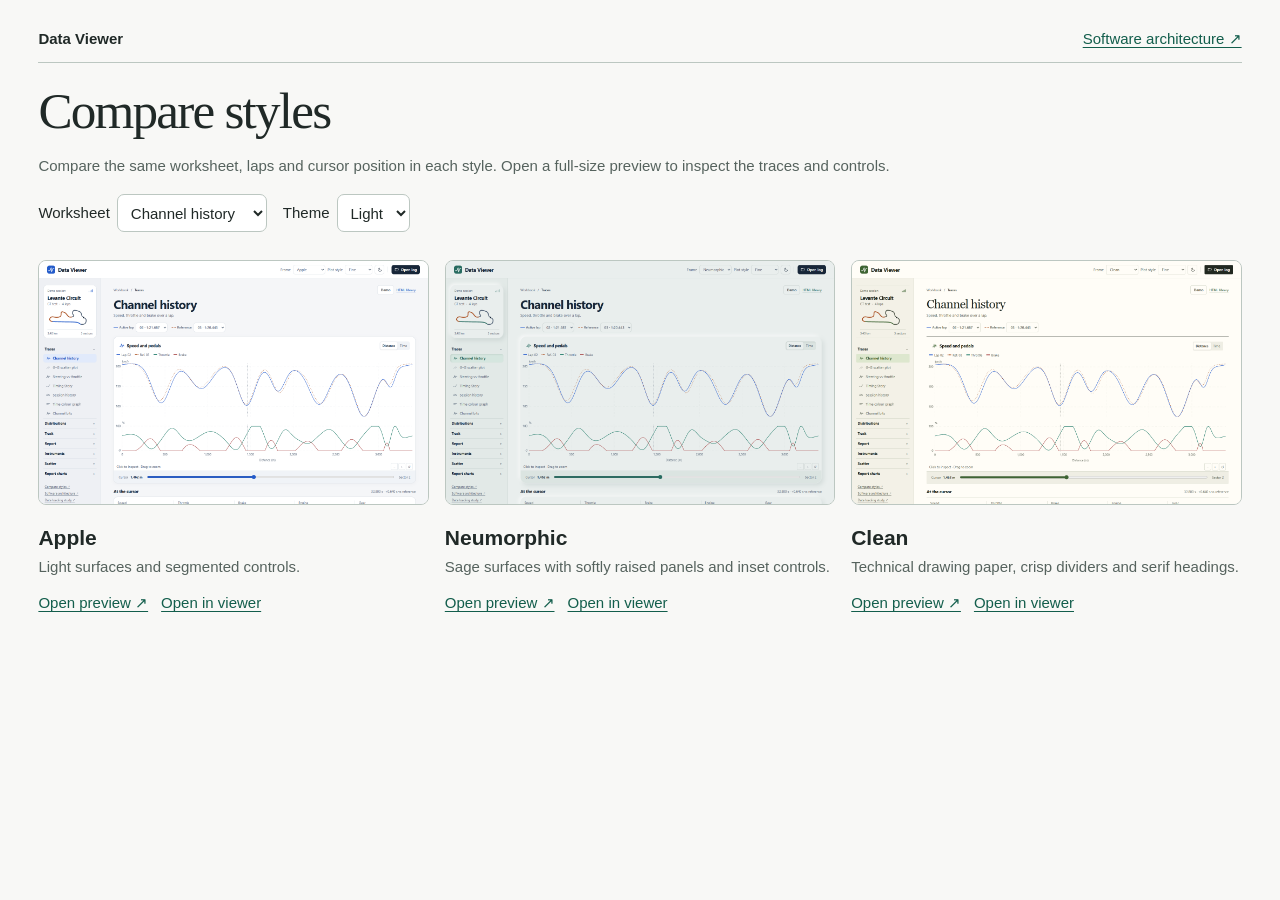
<file: examples/styles.html>
<!doctype html><html lang="en"><meta charset="utf-8"><meta name="viewport" content="width=device-width,initial-scale=1"><title>Compare styles · Data Viewer</title>
<style>*{box-sizing:border-box}html{color-scheme:light dark;--bg:#f8f8f6;--panel:#fff;--ink:#202927;--muted:#56635e;--line:#bcc7c1;--on:#135e4c}body{margin:0;background:var(--bg);color:var(--ink);font:15px/1.45 "Segoe UI",sans-serif}main{max-width:1880px;padding:28px clamp(14px,3vw,48px);margin:auto}h1{font:500 clamp(34px,4vw,60px)/1.1 Georgia,serif;letter-spacing:-.035em;margin:.4em 0 .1em}h2{font-size:21px;margin:8px 0 2px}p,small{color:var(--muted)}.top,nav,fieldset{display:flex;align-items:center;flex-wrap:wrap;gap:8px}.top{justify-content:space-between;border-bottom:1px solid var(--line);padding-bottom:12px}.grid{display:grid;grid-template-columns:repeat(3,minmax(0,1fr));gap:16px}fieldset{border:0;margin:0;padding:0}nav{gap:16px;margin:18px 0 24px}label{display:flex;gap:7px;align-items:center}select{font:inherit;min-height:38px;color:inherit;background:var(--panel);border:1px solid var(--line);border-radius:7px;padding:5px 9px}article{min-width:0}article img{display:block;width:100%;height:auto;border:1px solid var(--line);border-radius:8px}article p{margin:3px 0 8px}a{color:var(--on);text-underline-offset:3px}:focus-visible{outline:2px solid var(--ink);outline-offset:3px}.links{display:flex;gap:13px;flex-wrap:wrap;margin-top:10px}article a{display:inline-block;padding:4px 0}
@media(max-width:900px){.grid{grid-template-columns:1fr}.grid article{max-width:760px}select,article a{min-height:44px}}@media(prefers-color-scheme:dark){html{--bg:#192320;--panel:#263430;--ink:#e9efe9;--muted:#b7c7be;--line:#496254;--on:#a5d9bd}}</style>
<main><header class="top"><b>Data Viewer</b><a id="architecture" href="../documentation/dashboard.html#map">Software architecture ↗</a></header>
<h1>Compare styles</h1><p>Compare the same worksheet, laps and cursor position in each style. Open a full-size preview to inspect the traces and controls.</p>
<nav aria-label="Preview settings"><label>Worksheet <select id="view"><option value="history">Channel history</option><option value="scatter">G–G scatter plot</option><option value="timing">Timing Story</option></select></label><label>Theme <select id="tone"><option value="light">Light</option><option value="dark">Dark</option></select></label></nav>
<section class="grid" id="grid" aria-label="Three visual styles"></section></main>
<script>
const styles=[["apple","Apple","Light surfaces and segmented controls."],["soft","Neumorphic","Sage surfaces with softly raised panels and inset controls."],["clean","Clean","Technical drawing paper, crisp dividers and serif headings."]];
const el=id=>document.getElementById(id);
function make(tag,text){const n=document.createElement(tag);if(text)n.textContent=text;return n;}
function render(){el("grid").replaceChildren();for(const [k,name,desc] of styles){
 const v=el("view").value,t=el("tone").value,src="previews/"+k+"-"+t+"-"+v+".png",a=make("article"),img=make("img"),imageLink=make("a");
 img.src=src;img.width=1440;img.height=900;img.alt=el("view").selectedOptions[0].text+" in "+name+", theme: "+el("tone").selectedOptions[0].text;
 imageLink.href=src;imageLink.append(img);imageLink.target="_blank";
 const links=make("div");links.className="links";const full=make("a","Open preview ↗");full.href=src;full.target="_blank";links.append(full);
 if(location.protocol!=="file:"){const live=make("a","Open in viewer");live.href="/workbook?style="+k+"&tone="+t+"&view="+v;links.append(live);}
 a.append(imageLink,make("h2",name),make("p",desc),links);el("grid").append(a);}}
if(location.protocol!=="file:")el("architecture").href="/architecture";el("view").onchange=el("tone").onchange=render;render();</script></html>
</file>
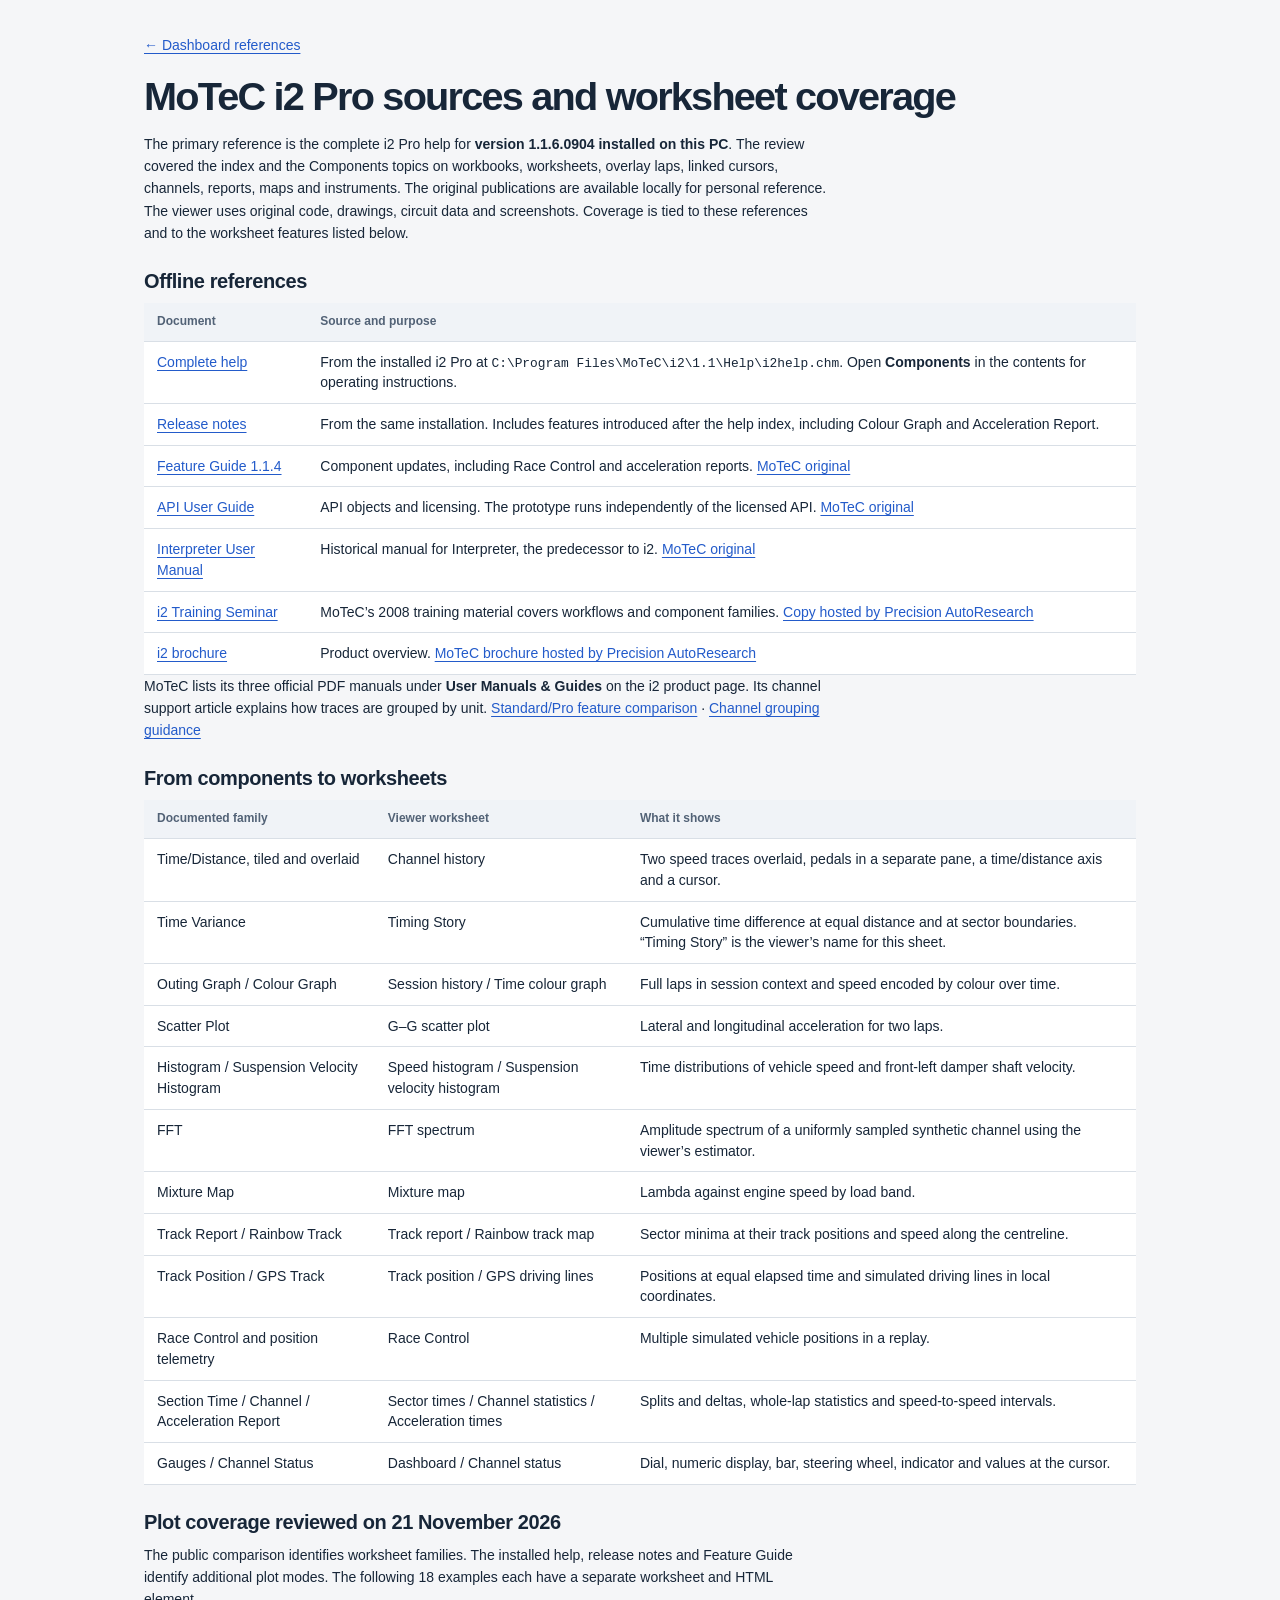
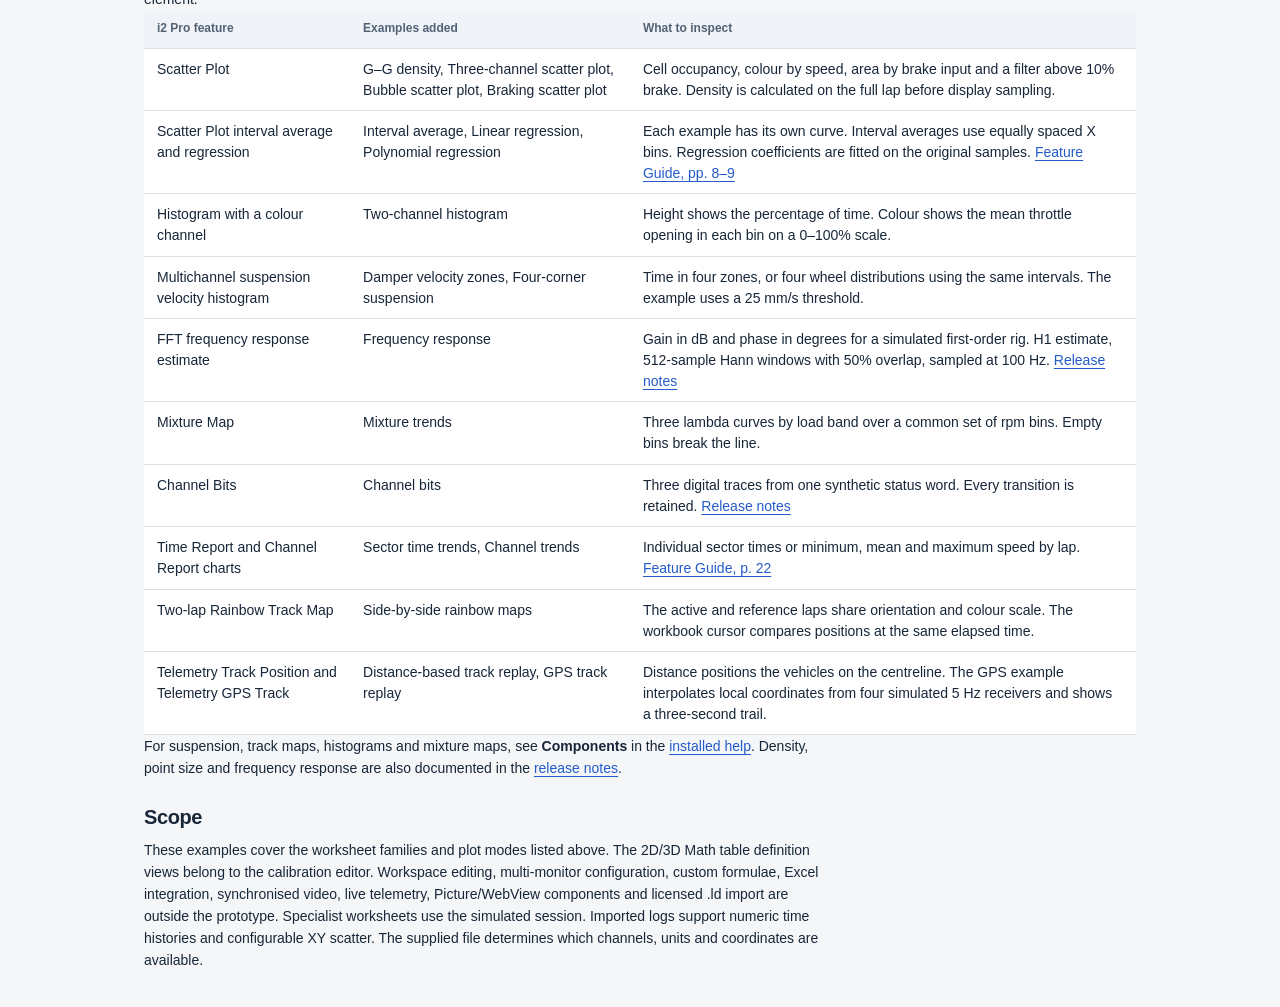
<file: documentation/references/coverage.html>
<!doctype html><html lang="en"><head><meta charset="utf-8"><meta name="viewport" content="width=device-width,initial-scale=1"><title>MoTeC coverage · Data Viewer</title><link rel="stylesheet" href="../../web/style.css"><link rel="stylesheet" href="../../web/dashboard.css"></head><body class="guide"><main class="referencePage"><a href="../dashboard.html#resources">← Dashboard references</a><h1>MoTeC i2 Pro sources and worksheet coverage</h1>
<p>The primary reference is the complete i2 Pro help for <strong>version 1.1.6.0904 installed on this PC</strong>. The review covered the index and the Components topics on workbooks, worksheets, overlay laps, linked cursors, channels, reports, maps and instruments. The original publications are available locally for personal reference. The viewer uses original code, drawings, circuit data and screenshots. Coverage is tied to these references and to the worksheet features listed below.</p>
<h2>Offline references</h2>
<table>
<thead>
<tr>
<th>Document</th>
<th>Source and purpose</th>
</tr>
</thead>
<tbody>
<tr>
<td><a href="MoTeC/i2help.chm">Complete help</a></td>
<td>From the installed i2 Pro at <code>C:\Program Files\MoTeC\i2\1.1\Help\i2help.chm</code>. Open <strong>Components</strong> in the contents for operating instructions.</td>
</tr>
<tr>
<td><a href="MoTeC/Release%20Notes.htm">Release notes</a></td>
<td>From the same installation. Includes features introduced after the help index, including Colour Graph and Acceleration Report.</td>
</tr>
<tr>
<td><a href="MoTeC/i2%20Feature%20Guide.pdf">Feature Guide 1.1.4</a></td>
<td>Component updates, including Race Control and acceleration reports. <a href="https://assets.motec.com.au/strapi/i2_V1_1_4_Feature_Guide_0d03b00fa8.pdf">MoTeC original</a></td>
</tr>
<tr>
<td><a href="MoTeC/i2%20API%20User%20Guide.pdf">API User Guide</a></td>
<td>API objects and licensing. The prototype runs independently of the licensed API. <a href="https://assets.motec.com.au/strapi/i2_API_User_Guide_330ed28c83.pdf">MoTeC original</a></td>
</tr>
<tr>
<td><a href="MoTeC/Interpreter%20User%20Manual.pdf">Interpreter User Manual</a></td>
<td>Historical manual for Interpreter, the predecessor to i2. <a href="https://assets.motec.com.au/strapi/Interpreter_User_Manual_d559d1fca0.pdf">MoTeC original</a></td>
</tr>
<tr>
<td><a href="MoTeC/i2%20Training%20Seminar.pdf">i2 Training Seminar</a></td>
<td>MoTeC’s 2008 training material covers workflows and component families. <a href="https://precisionautoresearch.com/DOWNLOADS/Motec%20Interpreter/i2%20Training%20Seminar%202008.pdf">Copy hosted by Precision AutoResearch</a></td>
</tr>
<tr>
<td><a href="MoTeC/i2%20Brochure.pdf">i2 brochure</a></td>
<td>Product overview. <a href="https://precisionautoresearch.com/ECU_DATA/MoTeC/MoTeC_Data/i2%20Brochure.pdf">MoTeC brochure hosted by Precision AutoResearch</a></td>
</tr>
</tbody>
</table>
<p>MoTeC lists its three official PDF manuals under <strong>User Manuals &amp; Guides</strong> on the i2 product page. Its channel support article explains how traces are grouped by unit. <a href="https://www.motec.com.au/products/I2">Standard/Pro feature comparison</a> · <a href="https://motec.zendesk.com/hc/en-gb/articles/13650492173327-Why-does-my-data-not-show-up-in-i2">Channel grouping guidance</a></p>
<h2>From components to worksheets</h2>
<table>
<thead>
<tr>
<th>Documented family</th>
<th>Viewer worksheet</th>
<th>What it shows</th>
</tr>
</thead>
<tbody>
<tr>
<td>Time/Distance, tiled and overlaid</td>
<td>Channel history</td>
<td>Two speed traces overlaid, pedals in a separate pane, a time/distance axis and a cursor.</td>
</tr>
<tr>
<td>Time Variance</td>
<td>Timing Story</td>
<td>Cumulative time difference at equal distance and at sector boundaries. “Timing Story” is the viewer’s name for this sheet.</td>
</tr>
<tr>
<td>Outing Graph / Colour Graph</td>
<td>Session history / Time colour graph</td>
<td>Full laps in session context and speed encoded by colour over time.</td>
</tr>
<tr>
<td>Scatter Plot</td>
<td>G–G scatter plot</td>
<td>Lateral and longitudinal acceleration for two laps.</td>
</tr>
<tr>
<td>Histogram / Suspension Velocity Histogram</td>
<td>Speed histogram / Suspension velocity histogram</td>
<td>Time distributions of vehicle speed and front-left damper shaft velocity.</td>
</tr>
<tr>
<td>FFT</td>
<td>FFT spectrum</td>
<td>Amplitude spectrum of a uniformly sampled synthetic channel using the viewer’s estimator.</td>
</tr>
<tr>
<td>Mixture Map</td>
<td>Mixture map</td>
<td>Lambda against engine speed by load band.</td>
</tr>
<tr>
<td>Track Report / Rainbow Track</td>
<td>Track report / Rainbow track map</td>
<td>Sector minima at their track positions and speed along the centreline.</td>
</tr>
<tr>
<td>Track Position / GPS Track</td>
<td>Track position / GPS driving lines</td>
<td>Positions at equal elapsed time and simulated driving lines in local coordinates.</td>
</tr>
<tr>
<td>Race Control and position telemetry</td>
<td>Race Control</td>
<td>Multiple simulated vehicle positions in a replay.</td>
</tr>
<tr>
<td>Section Time / Channel / Acceleration Report</td>
<td>Sector times / Channel statistics / Acceleration times</td>
<td>Splits and deltas, whole-lap statistics and speed-to-speed intervals.</td>
</tr>
<tr>
<td>Gauges / Channel Status</td>
<td>Dashboard / Channel status</td>
<td>Dial, numeric display, bar, steering wheel, indicator and values at the cursor.</td>
</tr>
</tbody>
</table>
<h2>Plot coverage reviewed on 21 November 2026</h2>
<p>The public comparison identifies worksheet families. The installed help, release notes and Feature Guide identify additional plot modes. The following 18 examples each have a separate worksheet and HTML element.</p>
<table>
<thead>
<tr>
<th>i2 Pro feature</th>
<th>Examples added</th>
<th>What to inspect</th>
</tr>
</thead>
<tbody>
<tr>
<td>Scatter Plot</td>
<td>G–G density, Three-channel scatter plot, Bubble scatter plot, Braking scatter plot</td>
<td>Cell occupancy, colour by speed, area by brake input and a filter above 10% brake. Density is calculated on the full lap before display sampling.</td>
</tr>
<tr>
<td>Scatter Plot interval average and regression</td>
<td>Interval average, Linear regression, Polynomial regression</td>
<td>Each example has its own curve. Interval averages use equally spaced X bins. Regression coefficients are fitted on the original samples. <a href="https://assets.motec.com.au/strapi/i2_V1_1_4_Feature_Guide_0d03b00fa8.pdf#page=9">Feature Guide, pp. 8–9</a></td>
</tr>
<tr>
<td>Histogram with a colour channel</td>
<td>Two-channel histogram</td>
<td>Height shows the percentage of time. Colour shows the mean throttle opening in each bin on a 0–100% scale.</td>
</tr>
<tr>
<td>Multichannel suspension velocity histogram</td>
<td>Damper velocity zones, Four-corner suspension</td>
<td>Time in four zones, or four wheel distributions using the same intervals. The example uses a 25 mm/s threshold.</td>
</tr>
<tr>
<td>FFT frequency response estimate</td>
<td>Frequency response</td>
<td>Gain in dB and phase in degrees for a simulated first-order rig. H1 estimate, 512-sample Hann windows with 50% overlap, sampled at 100 Hz. <a href="MoTeC/Release%20Notes.htm">Release notes</a></td>
</tr>
<tr>
<td>Mixture Map</td>
<td>Mixture trends</td>
<td>Three lambda curves by load band over a common set of rpm bins. Empty bins break the line.</td>
</tr>
<tr>
<td>Channel Bits</td>
<td>Channel bits</td>
<td>Three digital traces from one synthetic status word. Every transition is retained. <a href="MoTeC/Release%20Notes.htm">Release notes</a></td>
</tr>
<tr>
<td>Time Report and Channel Report charts</td>
<td>Sector time trends, Channel trends</td>
<td>Individual sector times or minimum, mean and maximum speed by lap. <a href="https://assets.motec.com.au/strapi/i2_V1_1_4_Feature_Guide_0d03b00fa8.pdf#page=23">Feature Guide, p. 22</a></td>
</tr>
<tr>
<td>Two-lap Rainbow Track Map</td>
<td>Side-by-side rainbow maps</td>
<td>The active and reference laps share orientation and colour scale. The workbook cursor compares positions at the same elapsed time.</td>
</tr>
<tr>
<td>Telemetry Track Position and Telemetry GPS Track</td>
<td>Distance-based track replay, GPS track replay</td>
<td>Distance positions the vehicles on the centreline. The GPS example interpolates local coordinates from four simulated 5 Hz receivers and shows a three-second trail.</td>
</tr>
</tbody>
</table>
<p>For suspension, track maps, histograms and mixture maps, see <strong>Components</strong> in the <a href="MoTeC/i2help.chm">installed help</a>. Density, point size and frequency response are also documented in the <a href="MoTeC/Release%20Notes.htm">release notes</a>.</p>
<h2>Scope</h2>
<p>These examples cover the worksheet families and plot modes listed above. The 2D/3D Math table definition views belong to the calibration editor. Workspace editing, multi-monitor configuration, custom formulae, Excel integration, synchronised video, live telemetry, Picture/WebView components and licensed .ld import are outside the prototype. Specialist worksheets use the simulated session. Imported logs support numeric time histories and configurable XY scatter. The supplied file determines which channels, units and coordinates are available.</p>
</main></body></html>
</file>
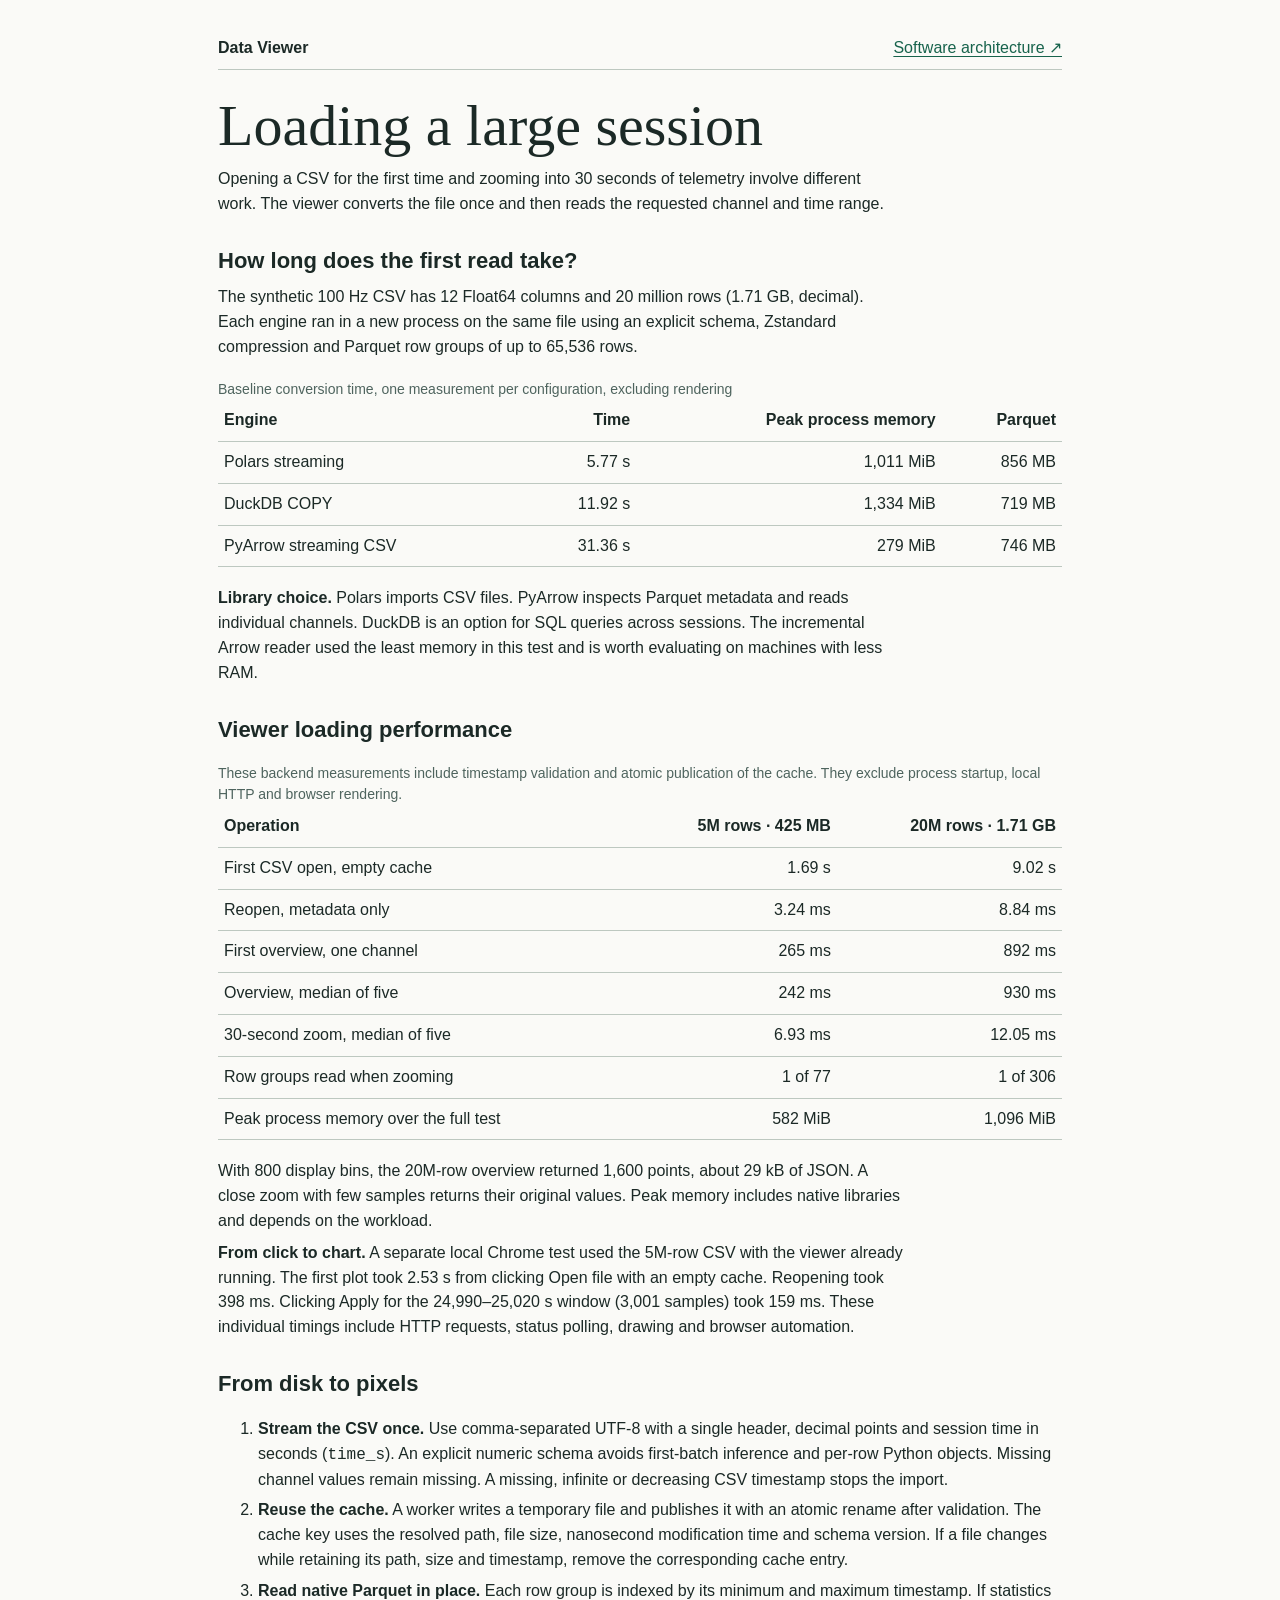
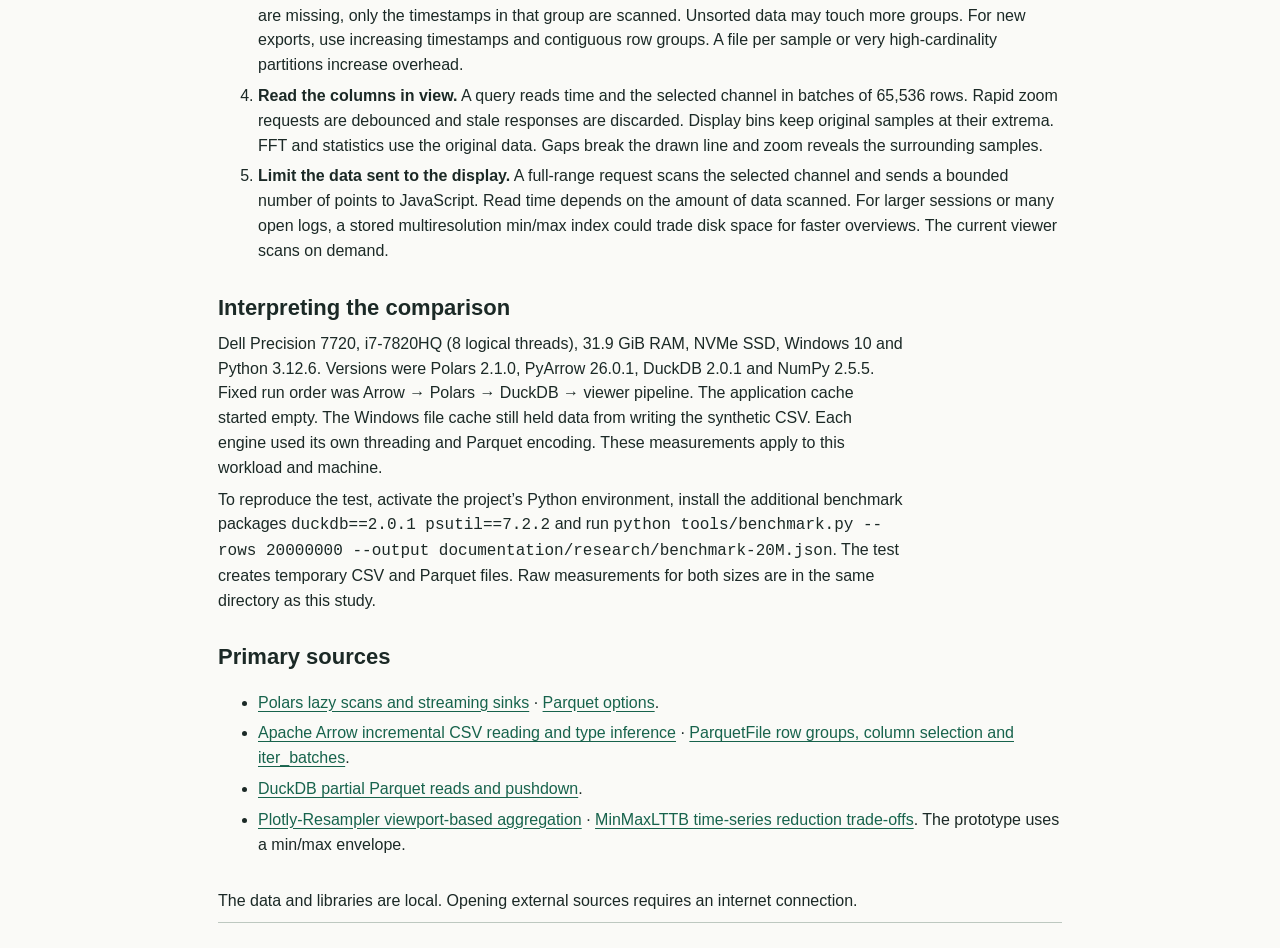
<file: documentation/research/data-loading.html>
<!doctype html><html lang="en"><meta charset="utf-8"><meta name="viewport" content="width=device-width,initial-scale=1"><title>Data loading study · Data Viewer</title>
<style>*{box-sizing:border-box}html{color-scheme:light dark;--bg:#fafaf7;--fg:#1b2926;--sub:#4e645e;--line:#bdc8c0;--accent:#17634c}body{margin:0;background:var(--bg);color:var(--fg);font:16px/1.55 "Segoe UI",sans-serif}main{max-width:940px;margin:auto;padding:28px clamp(14px,4vw,48px)}header,footer{border-bottom:1px solid var(--line);display:flex;justify-content:space-between;align-items:center;flex-wrap:wrap;gap:10px;padding:8px 0}h1{font:500 clamp(32px,5vw,58px)/1.08 Georgia,serif;margin:25px 0 10px}h2{font-size:22px;margin:27px 0 4px}p{max-width:77ch;margin:7px 0}a{color:var(--accent);text-underline-offset:3px}small,caption{color:var(--sub)}.scroll{overflow:auto}table{width:100%;border-collapse:collapse;text-align:right;font-variant-numeric:tabular-nums;margin:12px 0}caption{text-align:left;font-size:14px}th,td{border-bottom:1px solid var(--line);padding:8px 6px}th:first-child,td:first-child{text-align:left}code{overflow-wrap:anywhere}li{margin-bottom:6px}footer{margin-top:24px}@media(prefers-color-scheme:dark){html{--bg:#192320;--fg:#e9efe9;--sub:#b7c7be;--line:#496254;--accent:#9ed4b1}}:focus-visible{outline:2px solid currentColor;outline-offset:3px}</style>
<main><header><b>Data Viewer</b><a id="plan" href="../dashboard.html#map">Software architecture ↗</a></header>
<h1>Loading a large session</h1><p>Opening a CSV for the first time and zooming into 30 seconds of telemetry involve different work. The viewer converts the file once and then reads the requested channel and time range.</p>
<h2>How long does the first read take?</h2><p>The synthetic 100 Hz CSV has 12 Float64 columns and 20 million rows (1.71 GB, decimal). Each engine ran in a new process on the same file using an explicit schema, Zstandard compression and Parquet row groups of up to 65,536 rows.</p>
<div class="scroll"><table><caption>Baseline conversion time, one measurement per configuration, excluding rendering</caption><thead><tr><th>Engine</th><th>Time</th><th>Peak process memory</th><th>Parquet</th></tr></thead><tbody>
<tr><td>Polars streaming</td><td>5.77 s</td><td>1,011 MiB</td><td>856 MB</td></tr><tr><td>DuckDB COPY</td><td>11.92 s</td><td>1,334 MiB</td><td>719 MB</td></tr><tr><td>PyArrow streaming CSV</td><td>31.36 s</td><td>279 MiB</td><td>746 MB</td></tr></tbody></table></div>
<p><b>Library choice.</b> Polars imports CSV files. PyArrow inspects Parquet metadata and reads individual channels. DuckDB is an option for SQL queries across sessions. The incremental Arrow reader used the least memory in this test and is worth evaluating on machines with less RAM.</p>
<h2>Viewer loading performance</h2><div class="scroll"><table><caption>These backend measurements include timestamp validation and atomic publication of the cache. They exclude process startup, local HTTP and browser rendering.</caption><thead><tr><th>Operation</th><th>5M rows · 425 MB</th><th>20M rows · 1.71 GB</th></tr></thead><tbody>
<tr><td>First CSV open, empty cache</td><td>1.69 s</td><td>9.02 s</td></tr><tr><td>Reopen, metadata only</td><td>3.24 ms</td><td>8.84 ms</td></tr><tr><td>First overview, one channel</td><td>265 ms</td><td>892 ms</td></tr><tr><td>Overview, median of five</td><td>242 ms</td><td>930 ms</td></tr><tr><td>30-second zoom, median of five</td><td>6.93 ms</td><td>12.05 ms</td></tr><tr><td>Row groups read when zooming</td><td>1 of 77</td><td>1 of 306</td></tr><tr><td>Peak process memory over the full test</td><td>582 MiB</td><td>1,096 MiB</td></tr></tbody></table></div>
<p>With 800 display bins, the 20M-row overview returned 1,600 points, about 29 kB of JSON. A close zoom with few samples returns their original values. Peak memory includes native libraries and depends on the workload.</p>
<p><strong>From click to chart.</strong> A separate local Chrome test used the 5M-row CSV with the viewer already running. The first plot took 2.53 s from clicking Open file with an empty cache. Reopening took 398 ms. Clicking Apply for the 24,990–25,020 s window (3,001 samples) took 159 ms. These individual timings include HTTP requests, status polling, drawing and browser automation.</p>
<h2>From disk to pixels</h2><ol>
<li><strong>Stream the CSV once.</strong> Use comma-separated UTF-8 with a single header, decimal points and session time in seconds (<code>time_s</code>). An explicit numeric schema avoids first-batch inference and per-row Python objects. Missing channel values remain missing. A missing, infinite or decreasing CSV timestamp stops the import.</li>
<li><strong>Reuse the cache.</strong> A worker writes a temporary file and publishes it with an atomic rename after validation. The cache key uses the resolved path, file size, nanosecond modification time and schema version. If a file changes while retaining its path, size and timestamp, remove the corresponding cache entry.</li>
<li><strong>Read native Parquet in place.</strong> Each row group is indexed by its minimum and maximum timestamp. If statistics are missing, only the timestamps in that group are scanned. Unsorted data may touch more groups. For new exports, use increasing timestamps and contiguous row groups. A file per sample or very high-cardinality partitions increase overhead.</li>
<li><strong>Read the columns in view.</strong> A query reads time and the selected channel in batches of 65,536 rows. Rapid zoom requests are debounced and stale responses are discarded. Display bins keep original samples at their extrema. FFT and statistics use the original data. Gaps break the drawn line and zoom reveals the surrounding samples.</li>
<li><strong>Limit the data sent to the display.</strong> A full-range request scans the selected channel and sends a bounded number of points to JavaScript. Read time depends on the amount of data scanned. For larger sessions or many open logs, a stored multiresolution min/max index could trade disk space for faster overviews. The current viewer scans on demand.</li></ol>
<h2>Interpreting the comparison</h2><p>Dell Precision 7720, i7-7820HQ (8 logical threads), 31.9 GiB RAM, NVMe SSD, Windows 10 and Python 3.12.6. Versions were Polars 2.1.0, PyArrow 26.0.1, DuckDB 2.0.1 and NumPy 2.5.5. Fixed run order was Arrow → Polars → DuckDB → viewer pipeline. The application cache started empty. The Windows file cache still held data from writing the synthetic CSV. Each engine used its own threading and Parquet encoding. These measurements apply to this workload and machine.</p>
<p>To reproduce the test, activate the project’s Python environment, install the additional benchmark packages <code>duckdb==2.0.1 psutil==7.2.2</code> and run <code>python tools/benchmark.py --rows 20000000 --output documentation/research/benchmark-20M.json</code>. The test creates temporary CSV and Parquet files. Raw measurements for both sizes are in the same directory as this study.</p>
<h2>Primary sources</h2><ul>
<li><a href="https://docs.pola.rs/user-guide/lazy/sources_sinks/">Polars lazy scans and streaming sinks</a> · <a href="https://docs.pola.rs/api/python/stable/reference/api/polars.LazyFrame.sink_parquet.html">Parquet options</a>.</li>
<li><a href="https://arrow.apache.org/docs/python/csv.html">Apache Arrow incremental CSV reading and type inference</a> · <a href="https://arrow.apache.org/docs/python/generated/pyarrow.parquet.ParquetFile.html">ParquetFile row groups, column selection and iter_batches</a>.</li>
<li><a href="https://duckdb.org/docs/stable/data/parquet/overview">DuckDB partial Parquet reads and pushdown</a>.</li>
<li><a href="https://arxiv.org/abs/2206.08703">Plotly-Resampler viewport-based aggregation</a> · <a href="https://arxiv.org/abs/2305.00332">MinMaxLTTB time-series reduction trade-offs</a>. The prototype uses a min/max envelope.</li></ul>
<footer>The data and libraries are local. Opening external sources requires an internet connection.</footer></main><script>if(location.protocol!=="file:")document.getElementById("plan").href="/architecture";</script></html>
</file>
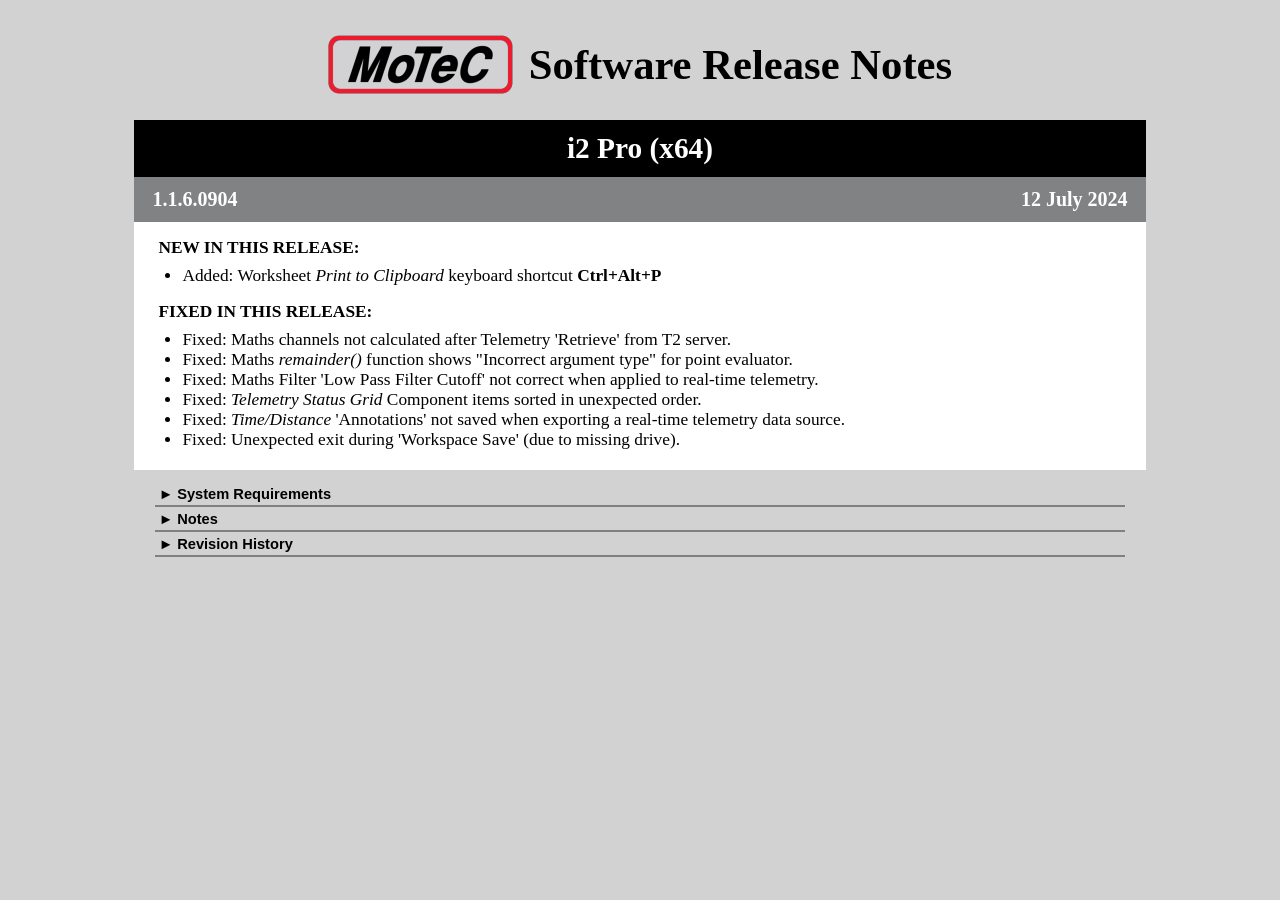
<file: documentation/references/MoTeC/Release Notes.htm>
﻿<!DOCTYPE html PUBLIC "-//W3C//DTD XHTML 1.0 Strict//EN" "http://www.w3.org/TR/xhtml1/DTD/xhtml1-strict.dtd">
<html xmlns="http://www.w3.org/1999/xhtml">

<head>
	<meta content="en-au" http-equiv="Content-Language" />
	<meta content="text/html; charset=utf-8" http-equiv="Content-Type" />
	<meta http-equiv='X-UA-Compatible' content='IE=edge'/>
	<title>MoTeC i2 Pro (x64) Software Release Notes (1.1.6.0904)</title>
 <style type="text/css">
<!--
body {
	font-family: "Arial Narrow";
	font-size: 13pt;
	background-color: #d2d2d2;
}
h1, h2, h3, h4, h5
{
  font-weight: bold;
}
h1 {
	font-size: 32pt;
}
h2 {
  font-size: 24pt;
}
h3 {
  font-size: 20pt;
}
h4 {
  font-size: 16pt;
}
h5 {
	font-size: 13pt;
	margin: 0px;
	margin-top: 16px;
}
.release {
  padding: 0px;
  background-color: #e0e0e0;
}
.current > div {
  background-color: white;
}
.history > div {
	margin-top: 12px;
}

.logo {
	margin: auto;
}
.logo h1 {
	padding-left: 12px;
}
.logo div {
	width: 185px;
    height: 60px;
	background: url("[data-uri]") no-repeat center;
}

.product {
  background-color: black;
  color: white;
  font-size: 22pt;
  font-weight: bold;
  text-align: center;
  padding: 12px;
}
.content {
  padding: 0px 24px 12px 24px;
}
.content > ul {
  margin: 8px;
  padding-left: 16px;
}

.version {
  background-color: #818284;
  color: white;
  font-size: 15pt;
  font-weight: bold;
}
.version  > table {
  width: 100%;
  padding: 8px;
}
.revision {
  width: 80%;
  padding-left: 8px;
}
.date {
  text-align: right;
  padding-right: 8px;
}

.warning {
  background-color: #ffb500;
  margin: 24px auto 24px auto;
  width: 95%;
  font-size: larger;
}
.warning div {
  padding: 16px;
  width: 61px;
  height: 57px;
  background: url("[data-uri]") no-repeat center;
}

.release-notes {
  margin-left: auto;
  margin-right: auto;
  width: 80%;
}

/* Collapse panels for extra content */
.optional {
  margin-top: 12px;
}

.optional-content {
    padding: 0 18px;
    max-height: 0;
    overflow: hidden;
    transition: max-height 0.1s ease-out;
}

.collapsible {
	background-color: transparent;
    color: black;
    cursor: pointer;
    padding: 4px;
    width: 96%;
	margin-left: 2%;
	border:none;
	border-bottom: 2px solid #808080;
	padding-bottom: 3px;
    text-align: left;
    outline: none;
    font-weight: bold;
    font-size: 11pt;
	font-stretch: condensed;
}

.collapsible:hover {
    background-color: #aaa;
}

.collapsible:before {
    content: '\25BA';
    margin-right: 4px;
}

.active:before {
    content: "\25BC";
}
 -->
</style>
</head>

<body>
	<div class="release-notes">
		<table class="logo">
			<tr>
				<td><div /></td>
				<td><h1>Software Release Notes</h1></td>
			</tr>
		</table>
		<div class="product">i2 Pro (x64)</div>
		<div class="current">

			<!-- Current Release Begin -->
			<div class="release">
				<div class="version">
					<table>
						<tr>
							<td class="revision">1.1.6.0904</td>
							<td class="date">12 July 2024</td>
						</tr>
					</table>
				</div>
				<div class="content">
				  <h5>NEW IN THIS RELEASE:</h5>
				  <ul>
					<li>Added: Worksheet <i>Print to Clipboard</i> keyboard shortcut <b>Ctrl+Alt+P</b></li>
				  </ul>
				  <h5>FIXED IN THIS RELEASE:</h5>
				  <ul>
					<li>Fixed: Maths channels not calculated after Telemetry 'Retrieve' from T2 server.</li>
					<li>Fixed: Maths <i>remainder()</i> function shows "Incorrect argument type" for point evaluator.</li>
					<li>Fixed: Maths Filter 'Low Pass Filter Cutoff' not correct when applied to real-time telemetry.</li>
					<li>Fixed: <i>Telemetry Status Grid</i> Component items sorted in unexpected order.</li>
					<li>Fixed: <i>Time/Distance</i> 'Annotations' not saved when exporting a real-time telemetry data source.</li>
					<li>Fixed: Unexpected exit during 'Workspace Save' (due to missing drive).</li>
				  </ul>
				</div>
			</div>
			<!-- Current Release End -->

		</div>

		<div class="optional">
			<button class="collapsible">System Requirements</button>
			<div class="optional-content">
				<ul>
					<li>Operating systems: Windows 10 or later.</li>
					<li>Minimum screen resolution: 1366 x 768. (Recommended: 1920 x 1080 or higher)</li>
					<li>Internet Explorer 11 (or higher)</li>
				</ul>
			</div>

			<button class="collapsible">Notes</button>
			<div class="optional-content">
				<ul>
					<li>i2 Pro only supports ECU &amp; ADL files enabled with the "Pro Logging" option.</li>
					<li>i2 Pro 1.0 math plugins &amp; functions are not compatible (they must be recompiled and targeted for 1.1).</li>
					<li>
						When used to receive telemetry from T2 servers, any active firewalls may need to be updated to allow:
						<ul>
							<li>Inbound Multicast DNS traffic (IPv6) on UDP port 5353</li>
							<li>Outbound HTTP traffic on TCP (IPv6)</li>
							<li>Inbound UDP (IPv6) traffic for i2.exe</li>
						</ul>
					</li>
				</ul>
			</div>

			<button class="collapsible">Revision History</button>
				<div class="optional-content history">

				  <!-- Insert next revision here -->
				  <div class="release">
					  <div class="version">
						  <table>
							  <tr>
								  <td class="revision">1.1.6.0895</td>
								  <td class="date">27 June 2024</td>
							  </tr>
						  </table>
					  </div>
					  <div class="content">
						<h5>NEW IN THIS RELEASE:</h5>
						<!--
						<ul>
						  <li>Added:</li>
						</ul>
						-->
						<h5>FIXED IN THIS RELEASE:</h5>
						<ul>
						  <li>Fixed: Scatter Plot Linear Regression not matching Math Linear Regression when X,Y channels have different sample rates.</li>
						</ul>
					  </div>
				  </div>

				  <div class="release">
					<div class="version">
					  <table>
						<tr>
						  <td class="revision">1.1.6.0893</td>
						  <td class="date">13 June 2024</td>
						</tr>
					  </table>
					</div>
					<div class="content">
					  <h5>NEW IN THIS RELEASE:</h5>
					  <!--
						  <ul>
							<li>Added:</li>
						  </ul>
						  -->
						  <h5>FIXED IN THIS RELEASE:</h5>
						  <ul>
							<li>Fixed: Some LD files not showing in Open Dialog.</li>
							<li>Fixed: Exporting a T2 telemetry stream (to LD) via the i2 API may fail to include laps.</li>
						  </ul>
					</div>
				  </div>

				<div class="release">
					<div class="version">
						<table>
							<tr>
								<td class="revision">1.1.6.0887</td>
								<td class="date">22 May 2024</td>
							</tr>
						</table>
					</div>
					<div class="content">
					  <h5>NEW IN THIS RELEASE:</h5>
					  <ul>
						<li>Added: KeyPass
						  <p>
							The <b>MoTeC KeyPass</b> feature allows selective access to Secure LD files (.lds) in i2.
						  </p>
						  <p>
							To get started and for all other <b>MoTeC KeyPass</b> related queries, please contact <a href src="mailto:support@motec.com.au">MoTeC Support</a>.
						  </p>
						</li>
						<li>Added: Extrapolate option to math 2D/3D tables</li>
						<li>Added: Option to output Math Regression coefficients to the start of the range (see Tools|Options|Analysis)</li>
						<li>Added: Pacejka Tyre Model math regression option with optional upper/lower limits</li>
						<li>Added: Excel Report `Channel` samples export </li>
						<li>Added: Excel Report `Picture` component print preview export </li>
						<li>Added: Print alignment options for single component printing</li>
						<li>Added: Channel report '&Delta;%' column for overlay comparison</li>
						<li>Added: Channel report 'Gating' channel setting</li>
						<li>Added: Telemetry (Auto Split) Exports Folder setting (see Tools|Options|Telemetry)</li>
						<li>Added: Scatter Plot main/datum cursor slope and highlight options</li>
						<li>Added: i2.launch.exe to provide extra flexibility when launching LD files from the desktop</li>
					  </ul>
					  <h5>FIXED IN THIS RELEASE:</h5>
					  <ul>
						<li>Fixed: Locale settings not working as expected for French Windows installation</li>
						<li>Fixed: Rainbow component not showing math channels that are overlay dependent</li>
						<li>Fixed: Telemetry Math function <i>`previous_sample()`</i> returning inconsistent value</li>
						<li>Fixed: Telemetry Math constant unit conversion failed</li>
						<li>Fixed: Telemetry Math cannot generate integer type channels</li>
						<li>Fixed: Telemetry Math dependency not recalculated when a constant is changed</li>
						<li>Fixed: Telemetry alias channels not applied</li>
						<li>Fixed: Telemetry high rate channels performance</li>
						<li>Fixed: Telemetry Auto Split data loss during export operation</li>
						<li>Fixed: Telemetry UTC Time samples encoded as data type <i>double</i> are not displayed correctly</li>
						<li>Fixed: i2 shutdown occasionally hangs if i2API is in an active</li>
						<li>Fixed: Display format of time channels is missing</li>
						<li>Fixed: Scatter Plot regression coefficients don't always match the equivalent Math regression coefficients</li>
						<li>Fixed: Print only shows 1 overlay selection</li>
						<li>Fixed: Print header not centered</li>
						<li>Fixed: Excel Report `Picture` bottom is clipped</li>
						<li>Fixed: CSV import fails when optional details are missing</li>
						<li>Fixed: Bosch import fails with text (enumeration) values</li>
						<li>Fixed: Bosch import of partial laps are offset from the outing start</li>
						<li>Fixed: Math table rate setting always resets back to 'Auto'</li>
						<li>Fixed: Notes component stops responding when saving changes</li>
						<li>Fixed: Video component playback improvements (multiple camera views, time mode)</li>
						<li>Fixed: Some LD file "Integer" channels are being treated as "Real"</li>
						<li>Fixed: Status Light gauge renders incorrectly with "Print To Clipboard"</li>
						<li>Fixed: Math "filter" function doesn't support fractional cut-off frequency</li>
						<li>Fixed: Math "smooth" function may have an output offset (when input has a large floating point range)</li>
						<li>Fixed: Math channels occasionally do not recalculate when a source channel from the i2 API is updated</li>
						<li>Fixed: Time/Distance component 'Background Highlight' height halved when overlays visible</li>
					  </ul>
					</div>
				</div>

				<div class="release">
					<div class="version">
						<table>
							<tr>
								<td class="revision">TBA</td>
								<td class="date">TBA</td>
							</tr>
						</table>
					</div>
					<div class="content">
					  <h5>NEW IN THIS RELEASE:</h5>
					  <ul>
						<li>Added: i2API - <i>IMtcDataSelection3::SetZoomTime()</i> method.</li>
						<li>Added: Details Editor - Gear Ratios can optionally be entered using gear teeth (<i>driven</i><b>:</b><i>drive</i>) notation.</li>
						<li>Added: Details Editor - Automatic unit conversion when the display unit is changed. Ability to assign the unit separately.</li>
						<li>Added: Tools|Options|Analysis|Component Options - Apply an automatic margin to the Time/Distance Y axis when using manual scales.</li>
						<li>Added: Math Functions:
						  <ul>
							<li><b>running_time()</b> - outing time (in seconds)</li>
							<li><b>running_time(<span style="color:orange;">"Outings:Laps"</span>)</b> - running lap time (in seconds)</li>
						  </ul>
						</li>
						<li>Added: Font Scheme settings for:
						  <ul>
							<li>Data View [F8]</li>
							<li>Values View [V]</li>
						  </ul>
						</li>
						<li>Added: Track Position component 'Show Section Colours' setting  </li>
						<li>Added: Track Editor 'Generate Default Sections...' minimum straight/turn length settings.</li>
					  </ul>
					  <h5>FIXED IN THIS RELEASE:</h5>
					  <ul>
						<li>Fixed: Python i2API sample.</li>
						<li>Fixed: Import Data occasionally hangs when cancel clicked during conversion.</li>
						<li>Fixed: Import Data "Search Subfolder's" didn't find all input files.</li>
						<li>Fixed: Import Data "Resolve" units failed.</li>
						<li>Fixed: Math expressions using range based functions are not recalculated when the 'Corrected Distance' channel is updated.</li>
						<li>Fixed: Video component 'Camera View' settings are too complicated.</li>
						<li>Fixed: Values View [V] resets its scrolled position whenever a channel is double clicked.</li>
					  </ul>
					</div>
				</div>

				<div class="release">
					<div class="version">
					  <table>
						<tr>
						  <td class="revision">1.1.5.0085</td>
						  <td class="date">16 February 2022</td>
						</tr>
					  </table>
					</div>
					<div class="content">
					  <h5>FIXED IN THIS RELEASE:</h5>
					  <ul>
						<li>Fixed: Maths constant cannot be edited in a non English locale.</li>
						<li>Fixed: Floating point numbers not displayed as per current locale preferences.</li>
						<li>Fixed: Crash when Channel Alias setup results in a self reference.</li>
						<li>Fixed: Crash when adding a new Excel Report.</li>
						<li>Fixed: Channel report chart not displaying full width when set to 'Outings' mode.</li>
						<li>Fixed: Workspace restore from backup may result in extra workbooks being loaded.</li>
						<li>Fixed: Allow Dash Manager 'RTC UTC Time' channel to be selected into the Clock gauge.</li>
						<li>Fixed: Worksheet tab horizontal extent is too wide.</li>
					  </ul>
					</div>
				  </div>

				<div class="release">
					<div class="version">
						<table>
							<tr>
								<td class="revision">1.1.5.0053</td>
								<td class="date">04 November 2021</td>
							</tr>
						</table>
					</div>
					<div class="content">
					  <h5>NEW IN THIS RELEASE:</h5>
					  <ul>
						<li>Added: External command after ECU/Dash log unload (see 'Tools|Options|Analysis').</li>
						<li>Added: Circuit Trusted Laps % setting (see 'Tools|Options|Circuit|Trusted Laps').</li>
						<li>Added: Maths search and narrow across all math sources.</li>
						<li>Added: Maths drag/drop to re-order items.</li>
						<li>Added: Maths expression dialog apply button.</li>
						<li>Added: Maths expression dialog show string details in channel selection list.</li>
						<li>Added: Maths constants 'Quick Edit' view.</li>
						<li>Added: Allow multiple worksheets to be printed (via print preview).</li>
						<li>Added: Compass Gauge for direction/heading visualisation (e.g. wind direction)</li>
						<li>Added: Channel Report - Double click on a min (or max) cell to move the main cursor to that data point.</li>
						<li>Added: Time/Distance - 'Time of Day' display based on UTC time channel.</li>
						<li>Added: Time/Distance - 'Background Highlight' setting.</li>
						<li>Added: Scatter Plot - 'Data Density' colour interpolation curve setting.</li>
						<li>Added: GPS Track - 'Wind Heading' setting.</li>
						<li>Added: Channels drag/drop now supports multiple items.</li>
						<li>Added: M1 Engine Workspace Template.</li>
						<li>Added: i2API - IMtcChannel4::ChannelType property to distinguish between maths/logged channels.</li>
					  </ul>
					  <h5>FIXED IN THIS RELEASE:</h5>
					  <ul>
						<li>Fixed: Maths channels calculations not always updating when an indirect dependency has changed.</li>
						<li>Fixed: Maths channels name change (case only) is not applied.</li>
						<li>Fixed: Maths expression syntax highlighting and bracket/parenthesis matching.</li>
						<li>Fixed: Crash when opening LD file with invalid GPS data.</li>
						<li>Fixed: Crash when X Axis Interval Average Width set to 0.</li>
						<li>Fixed: Video playback and frame stepping.</li>
					  </ul>
					</div>
				</div>

				<div class="release">
					<div class="version">
						<table>
							<tr>
								<td class="revision">1.1.4.0689</td>
								<td class="date">10 February 2021</td>
							</tr>
						</table>
					</div>
					<div class="content">
					<h5>NEW IN THIS RELEASE:</h5>
					<ul>
						<li>Added: <i>Channel Bits</i> component.</li>
						<li>Added: 2D Math tables from setup sheets.</li>
						<li>Added: <i>FFT Component</i> Frequency Response Function (FRF) estimate.</li>
						<li>Added: Math function <i>is_finite</i> returns true/false based on input value being finite.</li>
						<li>Added: Channel alias import/export.</li>
						<li>Added: Restore overlay selections on start-up (when load previous data is enabled).</li>
						<li>Added: UTC Time channel conversion from GPS date/time and corresponding <i>Clock Gauge</i> for display.</li>
					</ul>
					<h5>FIXED IN THIS RELEASE:</h5>
					<ul>
					  <li>Fixed: Modal dialog sometimes appear on wrong monitor.</li>
					  <li>Fixed: Channel Editor dialog sometimes crashes on close.</li>
					  <li>Fixed: COM Automation crash after assigning a null <i>DataArray</i>.</li>
					  <li>Fixed: COM Automation data export sometimes displays a dialog even though the application is not visible.</li>
					  <li>Fixed: <i>Scatter Plot</i> component copy/paste sometimes results in a crash.</li>
					  <li>Fixed: <i>Scatter Plot</i> density bin count setting is not validated.</li>
					  <li>Fixed: <i>Mixture Map</i> component properties dialog is too large for small screens</li>
					  <li>Fixed: <i>Time Report</i> shows too many decimal places for seconds. Now limits to 3.</li>
					  <li>Fixed: Reference lap generation sometimes fails.</li>
					  <li>Fixed: <i>Channel Report</i> ctrl+left click results in unexpected resize behaviour.</li>
					  <li>Fixed: <i>Channel Report</i> graph occasionally renders grid incorrectly.</li>
					  <li>Fixed: <i>Channel Report</i> graph labels Y axis incorrectly.</li>
					  <li>Fixed: <i>Race Control</i> full course flag shown per section.</li>
					</ul>
				</div>

				<div class="release">
				  <div class="version">
					<table>
					  <tr>
						<td class="revision">1.1.4.0454</td>
						<td class="date">18 February 2019</td>
					  </tr>
					</table>
				  </div>
				  <div class="content">
					<h5>NEW IN THIS RELEASE:</h5>
					<ul>
					  <li>Added: i2 API Python example.</li>
					  <li>Added: Drag profile <b>Tools|Run Editor...</b> <i>Delete Run</i> button added.</li>
					  <li>Added: McLaren ATLAS ASCII data importer (Activation required).</li>
					  <li>Added: Option to export a repeated lap for overlay purposes.</li>
					  <li>Added: Auto split a telemetry stream based on a channel condition.</li>
					  <li>Added: Report charts now plot multiple data sources instead of only the main selection.</li>
					  <li>Added: Excel Reports optionally support compact headers.</li>
					</ul>
					<h5>FIXED IN THIS RELEASE:</h5>
					<ul>
					  <li>Fixed: Scatter Plot Interval Average rounding error.</li>
					  <li>Fixed: Channel Status Dialog not displaying mapped units correctly.</li>
					  <li>Fixed: Select Colour Scheme from the toolbar selects the default white scheme.</li>
					  <li>Fixed: Entering a duplicate math enumeration value silently fails.</li>
					  <li>Fixed: Entering an incorrect password may result in telemetry security settings being overwritten.</li>
					  <li>Fixed: Corrected speed clamps are always displayed in km/h.</li>
					  <li>Fixed: Overlay channels with different units not handled correctly.</li>
					</ul>
				  </div>
				</div>

				<div class="release">
				  <div class="version">
					<table>
					  <tr>
						<td class="revision">1.4.0.0421</td>
						<td class="date">01 November 2018</td>
					  </tr>
					</table>
				  </div>
				  <div class="content">
				    <!--
						<h5>NEW IN THIS RELEASE:</h5>
						<ul>
						  <li>Added: </li>
						</ul>
						-->
						<h5>FIXED IN THIS RELEASE:</h5>
						<ul>
						  <li>Fixed: Scatter Plot doesn't allow data points to be selected that overlap the hidden channel legend.</li>
						  <li>Fixed: Scatter Plot <i>'Print to Clipboard'</i> incorrectly offsets the interval average trend-line.</li>
						  <li>Fixed: Math dialog updates are slow when the channels dock window is displayed.</li>
						  <li>Fixed: Possible crash on exit.</li>
						  <li>Fixed: Possible crash when receiving telemetry data with maths configured.</li>
						  <li>Fixed: Possible crash when circular channels alias settings are applied.</li>
						  <li>Fixed: Possible crash when using COM single instance application.</li>
						  <li>Fixed: Track Report notes are not being displayed.</li>
						  <li>Fixed: Telemetry channels don't support scaled/offset or filtering via the context-menu.</li>
						</ul>
				  </div>
				</div>

				<div class="release">
				  <div class="version">
					<table>
					  <tr>
						<td class="revision">1.1.4.0357</td>
						<td class="date">8 August 2018</td>
					  </tr>
					</table>
				  </div>
				  <div class="content">
					<h5>NEW IN THIS RELEASE:</h5>
					<ul>
					  <li>Added: 2D/3D Math Table definitions can now be visualized.</li>
					  <li>Added: Regression maths.</li>
					  <li>Added: Math constants now support comments.</li>
					  <li>Added: Math expressions can be associated with user defined enumeration types.</li>
					  <li>Added: Data selection settings are restored from previous session.</li>
					  <li>Added: Channel report graph.</li>
					  <li>Added: Track based views now support zoom.</li>
					  <li>Added: Gauges can be optionally associated with a separate alarm (<b>'flash'</b> when active).</li>
					  <li>Added: Acceleration reports copy/paste to Excel now includes all ranges.</li>
					  <li>Added: Excel report generation now supports transposed tables.</li>
					  <li>Added: Excel report generation now supports an option to only auto update when the target workbook is active.</li>
					  <li>Added: Multi-monitor support.</li>
					  <li>Added: Scatter Plot now shows average metric based on x axis bin width.</li>
					  <li>Added: Scatter Plot now supports a draw size based on a channel.</li>
					  <li>Added: User defined folder shortcuts in the File Open dialog.</li>
					  <li>Added: Toolbar button to toggle the Lap Stretch calculation (<i>Circuit Profile</i> only).</li>
					  <li>Added: Toolbar button to select colour schemes (must be enabled from Tools|Options|Colours).</li>
					  <li>Added: Data Window now has a Lap Number filter to help narrow displayed laps in the view (<i>Circuit Profile</i> only).</li>
					  <li>Added: Time/Distance graphs now supports an optional trace style setting for Telemetry based data.</li>
					  <li>Added: Lap Editor GPS beacon selection now enumerates 'Dash Manager Venue Files' (if <i>Dash Manager</i> is installed).</li>
					  <li>Added: Setup Sheet file name details setting (defaults to 'Vehicle Id').</li>
					  <li>Added: Duplicate a worksheet from the context menu.</li>
					  <li>Added: Added <i>Delta</i> statistic (max value - min value) for channel reports.</li>
					  <li>Added: Auto center on cursor mode for time/distance graphs.</li>
					  <li>Added: Basic beacon support for Rally profile.</li>
					  <li>Added: Values window scrolling now queues maths calculations in the background to avoid UI hang.</li>
					  <li>Added: Prompt to save telemetry data (if connected) on exit.</li>
					  <li>Added: Edit Alias names</li>
					  <li>Added: Corrected Speed calculations now allow clamping.</li>
					  <li>Added: Race Control vehicle position and track state visualization.</li>
					  <li>Added: Notes component.</li>
					</ul>
					<h5>FIXED IN THIS RELEASE:</h5>
					<ul>
					  <li>Fixed: Google Earth export failing for Engine/Drag workspace profiles.</li>
					  <li>Fixed: Google Earth export doesn't export overlays.</li>
					  <li>Fixed: Applying a scale/offset to a channel caused DPS to revert to 2.</li>
					  <li>Fixed: Mouse wheel zoom not working when telemetry is paused.</li>
					  <li>Fixed: Telemetry lap numbering incorrect after a split or meta data change.</li>
					  <li>Fixed: Invalid date/time after splitting data files across an hour boundary.</li>
					  <li>Fixed: Possible crash when using the math <i>bit_xor()</i> function.</li>
					  <li>Fixed: Channel report scroll offset resets whenever a new lap is selected.</li>
					  <li>Fixed: Channel mappings are not applied to telemetry data.</li>
					  <li>Fixed: Worksheet rename fails for a newly created worksheet.</li>
					  <li>Fixed: UI consistency/improvements.</li>
					  <li>Fixed: Alias binding against invalid math channel should select another channel.</li>
					</ul>
				  </div>
				</div>

				<div class="release">
					<div class="version">
						<table>
							<tr>
								<td class="revision">Version 1.1.2.0808</td>
								<td class="date">24 August 2017</td>
							</tr>
						</table>
					</div>
					<div class="content">
						<!--
								<h5>NEW IN THIS RELEASE:</h5>
								<ul>
								</ul>
						-->
						<h5>FIXED IN THIS RELEASE:</h5>
						<ul>
							<li>Fixed: Manual beacon marker times change after a save operation.</li>
							<li>Fixed: Channel report export (to Excel) takes a long time for very large data sets.</li>
						</ul>
					</div>
				</div>

				<div class="release">
					<div class="version">
						<table>
							<tr>
								<td class="revision">Version 1.1.2.0795</td>
								<td class="date">11 August 2017</td>
							</tr>
						</table>
					</div>
					<div class="content">
						<!--
									<h5>NEW IN THIS RELEASE:</h5>
									<ul>
									  <li>Added: </li>
									</ul>
						-->
						<h5>FIXED IN THIS RELEASE:</h5>
						<ul>
							<li>Fixed: Reference Lap generation fails on some logged data.</li>
							<li>Fixed: Range Key View disappears when an active data set is deleted.</li>
							<li>Fixed: Possible BSOD on Windows 10 when displaying a rotated GPS Track background image.</li>
						</ul>
					</div>
				</div>

				<div class="release">
					<div class="version">
						<table>
							<tr>
								<td class="revision">Version 1.1.2.0772</td>
								<td class="date">08 June 2017</td>
							</tr>
						</table>
					</div>
					<div class="content">
						<h5>NEW IN THIS RELEASE:</h5>
						<ul>
							<li>Added: Lap based <i>Channel Report</i> for all live Telemetry sources.</li>
							<li>Added: Option to start i2 in <i>Telemetry View</i> mode.</li>
							<li>Added: Option to smooth GPS based tracks in the <i>Generate Track</i> dialog.</li>
							<li>Added: Japanese translation (see Help|Language)</li>
							<li>Added: Bosch ASCII data importer (see File|Import Data)</li>
							<li>Added: Option to associate an alarm with a status light (that flashes when active).</li>
						</ul>

						<h5>FIXED IN THIS RELEASE:</h5>
						<ul>
							<li>Fixed: GPS track lines are drawn too close to the component edge.</li>
							<li>Fixed: GPS time alignment button only available when a Time/Distance component is focused. Moved the button to the top (general) toolbar.</li>
							<li>Fixed: Channel Reports may result in blank cells for start/end of lap values that are invalid. Added a 5 second <i>probe</i> time when searching for valid start/end of lap values.</li>
							<li>Fixed: Occasional crash on exit after receiving telemetry.</li>
							<li>Fixed: Occasional crash on exit when a duplicate channel is configured on a Track Report note.</li>
							<li>Fixed: Occasional crash when auto generating GPS based track sections.</li>
							<li>Fixed: Possible crash when receiving telemetry from a newer version of t2.</li>
							<li>Fixed: Track section deletion doesn't always update the UI.</li>
							<li>Fixed: Editing details from the <i>Run Editor</i> doesn't show custom details.</li>
							<li>Fixed: Some numeric details don't show up as channels in the maths expression editor.</li>
							<li>Fixed: Enumerations missing from exported M1 logged data.</li>
							<li>Fixed: Splitter occasionally starts at incorrect size.</li>
							<li>Fixed: Local file maths may fail to run when multiple files are loaded.</li>
							<li>Fixed: Applying a scale/offset or filter via the time/distance channel context menu resets the channels DPS to 2.</li>
							<li>Fixed: Pressing 'w' when the cursor is outside the selected lap doesn't reset the cursor inside the lap.</li>
							<li>Fixed: Time/Distance graph not rendering large (off-scale) samples correctly.</li>
							<li>Fixed: Time/Distance graph not rendering correctly after all channels are removed via property pages.</li>
							<li>Fixed: Time/Distance graph may not restore zoom correctly when toggling between time & distance (F9) modes when corrected distance is missing.</li>
							<li>Fixed: Rainbow track not displaying colors after GPS locking.</li>
							<li>Fixed: Control Panel internet proxy settings are not being used.</li>
							<li>Fixed: Telemetry DDE settings are lost after a split operation.</li>
							<li>Fixed: Maths Expression <b>'Auto'</b> rate calculation limits updated to support rates greater than 1Khz.</li>
						</ul>
					</div>
				</div>

				<div class="release">
					<div class="version">
						<table>
							<tr>
								<td class="revision">Version 1.1.2.0669</td>
								<td class="date">09 November 2016</td>
							</tr>
						</table>
					</div>
					<div class="content">
						<h5>NEW IN THIS RELEASE:</h5>
						<ul>
							<li>Added: Double clicking on an .ld file in File Explorer now opens in i2.</li>
							<li>Added: Math item comments.</li>
							<li>Added: Track based components can be <i>backgrounded</i> to allow other components to be placed over the top.</li>
							<li>Added: Data Window toolbar button to apply filter across all open data sources.</li>
							<li>Added: Acceleration report component.</li>
							<li>Added: Log File Open now allows paths to be typed in.</li>
							<li>Added: Hide/Show device events (Shift+E) option in Time/Distance graphs.</li>
							<li>Added: French translation (seel Help|Language).</li>
							<li>Added: Clear all overlay selections (Shift+F4).</li>
						</ul>

						<h5>FIXED IN THIS RELEASE:</h5>
						<ul>
							<li>Fixed: Time/Distance graph event markers interfere with main/datum cursor positioning (via the mouse).</li>
							<li>Fixed: Time/Distance graph channel properties hit-testing on checkbox's causes incorrect row to toggle.</li>
							<li>Fixed: Incorrect scheme color used in report headings.</li>
							<li>Fixed: Track section minimum distance reduced to 10m.</li>
							<li>Fixed: Possible crash calculating math expressions.</li>
							<li>Fixed: Possible crash generating channel report.</li>
							<li>Fixed: Possible crash toggling Time/Distance offset axis.</li>
							<li>Fixed: Possible crash whilst receiving telemetry.</li>
							<li>Fixed: Possible crash exporting CSV reports that have a <b>%</b> character in channel names.</li>
							<li>Fixed: Math constant lookup ignores source enable condition.</li>
							<li>Fixed: Math constant name invalid after copy/paste.</li>
							<li>Fixed: Math search order for Local Maths.</li>
							<li>Fixed: Math bit_decode function output not visible in status component.</li>
							<li>Fixed: Math plugin installation failiure due to permissions.</li>
							<li>Fixed: Math calculation not updated after the enabled state of a dependent 'Log File Maths' item is toggled.</li>
							<li>Fixed: Google Maps API key support.</li>
							<li>Fixed: GPS track generation now adds an extra point to improve start/finish alignment.</li>
							<li>Fixed: Receiving multiple telemetry "Distance" channels may cause the trackmap cursor to jump.</li>
							<li>Fixed: Multiple Excel Channel Reports generated on the same sheet don't update correctly.</li>
						</ul>
					</div>
				</div>

				<div class="release">
					<div class="version">
						<table>
							<tr>
								<td class="revision">Version 1.1.2.0542</td>
								<td class="date">28 May 2016</td>
							</tr>
						</table>
					</div>
					<div class="content">
						<h5>NEW IN THIS RELEASE:</h5>
						<ul>
							<li>Added: Math files now support a per datasource detail based "enable" condition.</li>
							<li>Added: Time/Distance <i>Control+Shift+C</i> copies all configured channel values at the main cursor position.</li>
							<li>Added: <b>Close All Files</b> allows selective closing of logged/telemetry data files when a combination of file types are open.</li>
							<li>Added: GPS track width property.</li>
							<li>Added: Next/Previous interpolation methods for 2D/3D math tables.</li>
							<li>Added: Apply button added to Beacon Offset dialog.</li>
							<li>Added: 'Vehicle Number' detail to the Open Log File(s) dialog (as an optional column and quick filter).</li>
							<li>Added: 'Venue Category' detail to both the Open Log File(s) dialog (as an optional column and quick filter) and Details Editor dialog.</li>
						</ul>

						<h5>FIXED IN THIS RELEASE:</h5>
						<ul>
							<li>Fixed: Unit dropdown clips display text.</li>
							<li>Fixed: View Device Config fails for ECU data.</li>
							<li>Fixed: Units file fails to install.</li>
							<li>Fixed: Channel Report <b>Interpolate at boundaries</b> not enabled for all selections.</li>
							<li>Fixed: Maths file import/export now defaults to &lt;MyDocuments&gt;\MoTeC\i2.</li>
							<li>Fixed: Editing a math table results in it being moved to the bottom of the list.</li>
							<li>Fixed: Transient units shown in unit selection combobox.</li>
							<li>Fixed: Dock window hover time reduced to speed up fly-out action.</li>
							<li>Fixed: Improved column header up/down editing.</li>
							<li>Fixed: Workspace Math files are now displayed sorted.</li>
							<li>Fixed: Local Maths check state was not being set correctly.</li>
							<li>Fixed: 2D/3D math table editing improvements.</li>
							<li>Fixed: Transient Math Filters (Temporary Math Source) not always being applied.</li>
							<li>Fixed: Possible crash on start-up when missing units file.</li>
							<li>Fixed: Import Data fails due to trailing whitespace.</li>
							<li>Fixed: Import Data duplicates the short comment detail into the long comment.</li>
							<li>Fixed: Import Data settings not being saved.</li>
							<li>Fixed: Import Data unknown unit scan always empty.</li>
							<li>Fixed: Math constants are still in-use when a math source is disabled.</li>
							<li>Fixed: TrackVision data file generation.</li>
							<li>Fixed: Export Data can causes i2 to become unresponsive for large data sets.</li>
						</ul>
					</div>
				</div>

				<div class="release">
					<div class="version">
						<table>
							<tr>
								<td class="revision">Version 1.1.2.0472</td>
								<td class="date">22 March 2016</td>
							</tr>
						</table>
					</div>
					<div class="content">
						<h5>NEW IN THIS RELEASE:</h5>
						<ul>
							<li>
								Added: 64 bit native application.<br />
								<b style="color:red;">Note:</b> You may need to recompile and deploy math plugins to match the target CPU architecture.
							</li>
							<li>Added: Pre-process large LD files and cache results for improved runtime performance.</li>
							<li>
								Added: Option to inline the units column in the values window to save horizontal space<br />
								<b>Note:</b> You may need to restart i2 to resize the values window to a smaller size
							</li>
						</ul>

						<h5>FIXED IN THIS RELEASE:</h5>
						<ul>
							<li>Fixed: Telemetry based report limiting now works when <i>Include untrusted</i> option is unchecked.</li>
							<li>Fixed: Periodic Excel report generation occasionally fails.</li>
							<li>Fixed: Time/Distance scrollbar offsets reset after a resize operation.</li>
							<li>Fixed: GPS Heading indicator for overlays not displayed.</li>
							<li>Fixed: Telemetry occasionally processes bad packets (due to corrupt header).</li>
							<li>Fixed: Check for Updates online improvements.</li>
							<li>Fixed: Miscellaneous minor bug fixes and performance improvements.</li>
							<li>Fixed: COM "Type Library" registration.</li>
							<li>Fixed: COM IMtcQueryAPI interop with MATLAB arrays.</li>
							<li>Fixed: COM <i>ApplicationSingle</i> instance fails when ExportData() is called.</li>
							<li>Fixed: Setup Sheet Excel files must now have a <b>.xlsm</b> (macro-enabled) extension.</li>
							<li>Fixed: <i>Data Export</i> source channel options are now only visible when exporting from a Time/Distance graph.</li>
						</ul>
					</div>
				</div>

				<div class="release">
					<div class="version">
						<table>
							<tr>
								<td class="revision">Version 1.1.1.0363</td>
								<td class="date">04 November 2015</td>
							</tr>
						</table>
					</div>
					<div class="content">
						<h5>NEW IN THIS RELEASE:</h5>
						<ul>
							<li>Added: Worksheet Splitters (control + click/drag to split Worksheets).</li>
							<li>Added: User defined <b>Data Sets</b> (Data|Edit Data Sets...)</li>
							<li>Added: Telemetry Status Grid component (provides a channel status light per configured Telemetry Source).</li>
							<li>Added: Telemetry Track Position component now uses <i>Vehicle Number</i> detail to distinguish cursors.</li>
							<li>Added: Telemetry GPS Track component now uses <i>Vehicle Number</i> detail to distinguish cursors.</li>
							<li>Added: Telemetry View mode that inlines the data key into each worksheet (View|Toggle Telemetry View).</li>
							<li>Added: Workspace <b>Save As...</b></li>
							<li>Added: Driver detail can now be updated when splitting an LD file.</li>
							<li>Added: Ability to turn off an entire maths source.</li>
							<li>Added: Ability to turn off individual alias items.</li>
							<li>Added: M1 diagnostic channels can now appear in the time/dist error view.</li>
							<li>Added: Ctrl+Click multi-select component move/resize.</li>
							<li>Added: <b>Device Type</b> and <b>Serial Number</b> database filters in file open dialog.</li>
							<li>Added: Channel report option to limit results to last 'n' Laps (when reporting on real-time Telemetry).</li>
							<li>Added: Status Light gauge now supports dynamic font scaling.</li>
						</ul>

						<h5>FIXED IN THIS RELEASE:</h5>
						<ul>
							<li>Fixed: M8 beacon support.</li>
							<li>Fixed: Alarm <i>Jump To</i> feature now works when Telemetry is paused.</li>
							<li>Fixed: Alarm view missing from non circuit profiles.</li>
							<li>Fixed: Telemetry dialog server status doesn't update when a servers meta data has changed.</li>
							<li>Fixed: Telemetry dialog server display is now sorted.</li>
							<li>Fixed: Avoid main lap selection change when a Telemetry servers meta data has changed.</li>
							<li>Fixed: Track section edit incorrect when distance units changed.</li>
							<li>Fixed: <i>Show Video Sync Points</i> option is now per time/dist graph (removed from Tools|Options|Video).</li>
							<li>Fixed: Manually inserted beacons not correctly exported when splitting data files.</li>
							<li>Fixed: Possible crash when editing a channel filter from the Time/Distance graph.</li>
							<li>Fixed: Possible crash when clicking an FFT graph with overlays.</li>
							<li>Fixed: Telemetry source occasionally close after receiving invalid telemetry data.</li>
							<li>Fixed: Telemetry group not always displayed at the top of the Data window.</li>
							<li>Fixed: Telemetry trackmap legend visibility mismatch with property setting.</li>
							<li>Fixed: Empty string details not being read in from LDX.</li>
							<li>Fixed: <i>Show Overlays</i> option in video component is always disabled.</li>
							<li>Fixed: <i>New Folder...</i> shell context menu option in the <i>Open Log File</i> dialog doesn't do anything.</li>
							<li>Fixed: Possible corruption of XML files when saving.</li>
							<li>Fixed: Channel report <i>"End Val"</i> calculation missing last sample value.</li>
							<li>Fixed: Channel report occasionally fails to generate a result for math plug-in channels.</li>
							<li>Fixed: Annotations not displayed when main range is offset.</li>
							<li>Fixed: Datum cursor does not work when Telemetry is paused.</li>
							<li>Fixed: External math plugin results may be missing the last sample.</li>
							<li>
								Fixed: Maths integer division (rational number) don't promote to floating point.<br />
								(Note: You can now use the <i>int()</i> function to explicitly return an integer result).
							</li>
						</ul>
					</div>
				</div>

				<div class="release">
					<div class="version">
						<table>
							<tr>
								<td class="revision">Version 1.1.0.0896</td>
								<td class="date">04 June 2015</td>
							</tr>
						</table>
					</div>
					<div class="content">
						<h5>NEW IN THIS RELEASE:</h5>
						<ul>
							<li>Added: Ability to export a Workspace as an archive.</li>
							<li>Added: Telemetry security dialog is now resizable.</li>
							<li>Added: Telemetry sources are now displayed in compact form (car number and driver).</li>
							<li>Added: Rankine unit (TT#3788).</li>
						</ul>

						<h5>FIXED IN THIS RELEASE:</h5>
						<ul>
							<li>Fixed: Possible hang/crash on exit.</li>
							<li>Fixed: Search for the latest installed version of M1 Tune when retrieving logged data or viewing ECU config.</li>
							<li>Fixed: Memory leak when track files have been renamed.</li>
							<li>Fixed: Clear math/telemetry data cache on exit.</li>
							<li>Fixed: Failed to load LD files with size greater than 2GB containing video sync information.</li>
							<li>Fixed: Possible memory leaks whilst reconnecting Telemetry inputs.</li>
							<li>Fixed: Auto loading from user specified folder not working.</li>
							<li>Fixed: Load/Save telemetry credentials is not consistent with t2 Server behaviour.</li>
							<li>Fixed: Slow values window redraw when clicking <i>Ok</i> from Properties dialog.</li>
							<li>Fixed: Data Key telemetry selection rendering is not consistent with the Data Window.</li>
							<li>Fixed: Time/Distance graph flickers when toggling a Telemetry source between Time/Distance mode.</li>
							<li>Fixed: Main selection occasionally jumps to a previous selection when a Telemetry source receives a beacon.</li>
							<li>Fixed: Unit mappings not loading during data import (TT#3795).</li>
							<li>Fixed: Incorrectly formatted error message in maths dialog (TT#3810).</li>
							<li>Fixed: Using an integer math constant in a function call results in a syntax error (TT#3816).</li>
							<li>Fixed: Manually inserted beacons not correctly exported in LDX file (TT#3825).</li>
							<li>Fixed: Channels window tree expand/collapse state not maintained across a data source selection change (TT#3797).</li>
							<li>Fixed: Zero phase math filters regression.</li>
							<li>Fixed: Telemetry may stop updating after a device power cycle causes a radio reset.</li>
							<li>Fixed: Excel reports now accept *.xlsx in the browse dialog.</li>
							<li>Fixed: Channel unit overrides not being applied correctly for some channels.</li>
							<li>Fixed: Report Properties uncheck item toggles wrong item.</li>
							<li>Fixed: Video Database is incorrectly initialised from last Video search folder.</li>
							<li>Fixed: Telemetry setup should not be visible under Windows XP.</li>
							<li>Fixed: Possible crash when receiving multiple telemetry streams.</li>
							<li>Fixed: Possible hang when track distance calculation results in infinity.</li>
							<li>Fixed: Data window overlay select/deselect not always taking effect (for telemetry streams).</li>
							<li>Fixed: Possible crash when enumerating COM containers.</li>
							<li>Fixed: <i>Reduce CPU usage during Animation</i> setting was not being saved.</li>
							<li>Fixed: Avoid main selection being forced into view for Telemetry items.</li>
							<li>Fixed: Print worksheet doesn't use full page extent.</li>
							<li>Fixed: Crash when an in-use math constant is deleted (TT#3792).</li>
							<li>Fixed: Crash when adding an empty channel list component(TT#3785).</li>
							<li>Fixed: Crash when using <i>bit_decode()</i> math function (TT#3784).</li>
							<li>Fixed: GPS track map background offset when using Google maps (TT#3782).</li>
							<li>Fixed: Prompt for folder when <i>Downloading</i> a software update (TT#3793).</li>
							<li>Fixed: Not always reconnecting when T2 input stream is lost</li>
						</ul>
					</div>
				</div>

				<div class="release">
					<div class="version">
						<table>
							<tr>
								<td class="revision">Version 1.1.0.0802</td>
								<td class="date">15 December 2014</td>
							</tr>
						</table>
					</div>
					<div class="content">
						<!--
									<h5>NEW IN THIS RELEASE:</h5>
									<ul>
									</ul>
						-->
						<h5>FIXED IN THIS RELEASE:</h5>
						<ul>
							<li>Fixed: LD files marked with the temporary <b>'T'</b> attribute are not visible in the Open Dialog (TT#3725).</li>
							<li>Fixed: Math constants defined in LDX files not found when evaluating expressions (TT#3747).</li>
							<li>Fixed: Corrected Speed &amp; Distance settings not saved correctly for the Drag profile (TT#3748).</li>
						</ul>
					</div>
				</div>

				<div class="release">
					<div class="version">
						<table>
							<tr>
								<td class="revision">Version 1.1.0.0794</td>
								<td class="date">27 November 2014</td>
							</tr>
						</table>
					</div>
					<div class="content">
						<!--
									<h5>NEW IN THIS RELEASE:</h5>
									<ul>
									</ul>
						-->
						<h5>FIXED IN THIS RELEASE:</h5>
						<ul>
							<li>Fixed: Crash reading an incorrectly formatted LDX file.</li>
							<li>Fixed: variance_time/variance_dist math functions don't work with multiple overlay data selections.</li>
							<li>Fixed: Maintain data selections for live telemetry when upstream config changes.</li>
							<li>Fixed: Telemetry track selection not showing all available tracks.</li>
							<li>Fixed: Database indexing not correctly processing some files.</li>
							<li>Fixed: Check for software updates using incorrect product identifier.</li>
							<li>Fixed: Reinstate fastest/total laps columns in Open Log File dialog.</li>
						</ul>
					</div>
				</div>

				<div class="release">
					<div class="version">
						<table>
							<tr>
								<td class="revision">Version 1.1.0.0792</td>
								<td class="date">13 November 2014</td>
							</tr>
						</table>
					</div>
					<div class="content">
						<h5>NEW IN THIS RELEASE:</h5>
						<ul>
							<li>New: Added support for the C127/C187 Dash</li>
						</ul>
						<h5>FIXED IN THIS RELEASE:</h5>
						<ul>
							<li>Fixed: Using the GPS 'Lap Generator' results in no change</li>
							<li>Fixed: Time/Distance Offset axis disappears when dragging thru zero point (TT#3728)</li>
							<li>Fixed: Google Earth export loss of precision (TT#3734)</li>
							<li>Fixed: Math function migration is case sensitive (TT#3735)</li>
							<li>Fixed: Crash after migration of workspaces from 1.0 (TT#3736)</li>
							<li>Fixed: Racepak CSV importer (TT#3740)</li>
							<li>Fixed: Corrected Distance not calculated if logged speed channel selected (TT#3741)</li>
							<li>Fixed: 2D/3D math table migration losing color/dps settings</li>
						</ul>
					</div>
				</div>

				<div class="release">
					<div class="version">
						<table>
							<tr>
								<td class="revision">Version 1.1.0.0768</td>
								<td class="date">28 October 2014</td>
							</tr>
						</table>
					</div>
					<div class="content">
						<h5>NEW IN THIS RELEASE:</h5>
						<ul>
							<li>New: User defined worksheet key-bindings</li>
							<li>New: Added WebView component (telemetry only)</li>
							<li>New: Added Picture component</li>
							<li>New: <i>Check for Software Updates</i> capability</li>
							<li>New: Improved memory management (large log files)</li>
							<li>New: Improved maths performance (multi-core)</li>
							<li>New: Improved rendering performance (multi-core)</li>
							<li>New: Real-time maths capability</li>
							<li>New: Real-time telemetry display capability (requires <b>T2 Server</b>)</li>
							<li>New: Reports can be configured to exclude overlays</li>
							<li>New: Tools|General|Search option to use a <i>loose</i> name match when searching for channels (TT 3548)</li>
							<li>New: Zoom support for Scatter Plots (TT 3096, 3540, 3636)</li>
							<li>New: Indexing of LD files (into a database) for faster searching in the 'File Open' dialog</li>
							<li>New: Tooltips for long comment in data windows (TT 3642, 3649)</li>
							<li>New: Added running min/max math functions (TT 3402)</li>
							<li>New: Multiselect operation when configuring channel reports (TT 3148)</li>
							<li>New: added workspace option to control maths precision: <i>single</i> - requires less memory, <i>double</i> - requires more memory</li>
							<li>New: added <i>previous_sample(..)</i> maths function for point evaluator</li>
							<li>New: added Public/Private key based decryption of T2 Telemetry data</li>
						</ul>
						<h5>FIXED IN THIS RELEASE:</h5>
						<ul>
							<li>Fixed: Long channel names (&gt;32 characters) truncated when LD file loaded (TT#3727)</li>
							<li>Fixed: M800 ECU Error Group 16 bit channels updated</li>
							<li>Fixed: Inserting a channel via double click overwrites parenthesis in math expression dialog (TT 3701)</li>
							<li>Fixed: ECU Error Group channels not displayed correctly (TT 3702)</li>
							<li>Fixed: ECU Error Group channels not exporting with correct names (TT 3703)</li>
							<li>Fixed: Cut/Paste of maths channel results in a different name (TT 3710)</li>
							<li>Fixed: Math constants from other groups are not resolved (TT 3711)</li>
							<li>Fixed: Use logical (case insensitive) sort in channel list</li>
							<li>Fixed: Channel report 'statistic' order would change after lap inserted (TT3715)</li>
							<li>Fixed: Locale with custom decimal separator not working (TT3719)</li>
							<li>Fixed: Crash on Windows 8 when opening the Homegroup folder (TT 3687)</li>
							<li>Fixed: Improved FFT calculations (closer correlation with MATLAB)</li>
							<li>Fixed: Missing context menu on color legend for histo/scatter</li>
							<li>Fixed: Command line to open workspace (-w &lt;workspace&gt;) and log file (-l &lt;logfile&gt;)</li>
							<li>Fixed: Copy/Paste of maths constants (TT 3691)</li>
							<li>Fixed: Math dependencies not updating when math channel shadows a logged channel</li>
							<li>Fixed: Imported i2 1.0 math no longer need to force an explicit boolean expression for <i>choose</i> function</li>
							<li>Fixed: COM Automation now allows encoded Beacon to be exported</li>
							<li>Fixed: Setup Sheet processing sometimes results in stale values until file is saved</li>
							<li>Fixed: Improve file detail visibility in File Open dialog</li>
							<li>Fixed: CSV import/export laps (TT 3665)</li>
							<li>Fixed: Text edit fails to process decimal after a locale change (TT 3669)</li>
							<li>Fixed: Gauges hold last telemetry real-time value (TT 3672)</li>
							<li>Fixed: Cannot datum link based on distance (TT 3650)</li>
							<li>Fixed: stat_ functions don't work on live data (TT 3400, 3593)</li>
							<li>Fixed: DDE output name resets every time a new config is uploaded (TT	3424)</li>
							<li>Fixed: range_change math function doesn't work for live data (TT 3592)</li>
							<li>Fixed: Tables don't work for live data (TT 3594)</li>
							<li>Fixed: Drag Workspace - 1 second margin not visible (TT 3596)</li>
							<li>Fixed: Lap times now visible in 'Open File' database/explorer views (TT 3604, 3658)</li>
							<li>Fixed: File names now visible in 'Open File' database/explorer views (TT 3605)</li>
							<li>Fixed: Sort order arrows incorrect in 'Open File' (TT	3607)</li>
							<li>Fixed: Opening multiple log files not working correctly (TT 3609, 3643)</li>
							<li>Fixed: No visual cue to exit full screen mode (TT	3610)</li>
							<li>Fixed: i2 crash when toggling overlays in scatter plot (TT 3612)</li>
							<li>Fixed: CSV import not working for some files (TT	3616)</li>
							<li>Fixed: Can't generate trackmap with telemetry data (TT 3647)</li>
							<li>Fixed: Reduce minimum status light size (TT 3648)</li>
							<li>Fixed: A deleted .ldx file doesn't update the LD database correctly</li>
							<li>Fixed: Setup Sheet details don't match when .xlsx or .xlsm files exist</li>
							<li>Fixed: Custom .ldx file details are missing after migration (TT 3585)</li>
							<li>Fixed: Venue/Driver/Session text clipped in Data window (TT 3580)</li>
							<li>Fixed: Workbooks dropdown needs extra width (TT 3581)</li>
							<li>Fixed: Import fails when converting <i>txt, csv</i> data sets</li>
							<li>Fixed: Overlay alignment sometimes incorrect after beacon transition in distance mode</li>
							<li>Fixed: Treat underscore as a valid word separator when searching (TT 3571)</li>
							<li>Fixed: Lap Anchored Telemetry Mode displays more than track length in distance mode</li>
							<li>Fixed: Distance mode not working correctly when <i>Corrected Speed G Correction</i> enabled</li>
							<li>Fixed: File Open <i>Driver/Vehicle/Venue</i> filters don't take effect</li>
							<li>General bug fixes</li>
							<li>Cosmetic user interface improvements</li>
						</ul>
					</div>
				</div>

				<div class="release">
					<div class="version">
						<table>
							<tr>
								<td class="revision">Version 1.0.21.0066</td>
								<td class="date">28 October 2014</td>
							</tr>
						</table>
					</div>
					<div class="content">
						<h5>FIXED IN THIS RELEASE:</h5>
						<ul>
							<li>Fixed: Long channel names (&gt;32 characters) truncated when LD file loaded (TT#3727)</li>
							<li>Fixed: M800 ECU Error Group 16 bit channels updated</li>
						</ul>
					</div>
				</div>

				<div class="release">
					<div class="version">
						<table>
							<tr>
								<td class="revision">Version 1.0.21.0062</td>
								<td class="date">06 October 2014</td>
							</tr>
						</table>
					</div>
					<div class="content">
						<h5>FIXED IN THIS RELEASE:</h5>
						<ul>
							<li>Fixed: LDX detail loading should be case insensitive</li>
						</ul>
					</div>
				</div>

				<div class="release">
					<div class="version">
						<table>
							<tr>
								<td class="revision">Version 1.0.21.0058</td>
								<td class="date">05 September 2014</td>
							</tr>
						</table>
					</div>
					<div class="content">
						<h5>FIXED IN THIS RELEASE:</h5>
						<ul>
							<li>Fixed: COM Automation now allows encoded Beacon to be exported</li>
							<li>Fixed: Setup Sheet processing sometimes results in stale values until file is saved</li>
						</ul>
					</div>
				</div>

				<div class="release">
					<div class="version">
						<table>
							<tr>
								<td class="revision">Version 1.0.21.0053</td>
								<td class="date">20 June 2014</td>
							</tr>
						</table>
					</div>
					<div class="content">
						<h5>NEW IN THIS RELEASE:</h5>
						<ul>
							<li>New: "power" math function now supports a channel based exponent</li>
						</ul>
						<h5>FIXED IN THIS RELEASE:</h5>
						<ul>
							<li>Improved RacePak ASCII importer support</li>
							<li>Fixed: Query API request fails if i2API activation has expired</li>
							<li>Fixed: Crash when applying a time_shift to a math channel </li>
						</ul>
					</div>
				</div>

				<div class="release">
					<div class="version">
						<table>
							<tr>
								<td class="revision">Version 1.0.21.0030</td>
								<td class="date">2 August 2013</td>
							</tr>
						</table>
					</div>
					<div class="content">
						<h5>NEW IN THIS RELEASE:</h5>
						<ul>
							<li>New: Allowed Drag, Engine profile to export to Google Earth  (TT 3312)</li>
							<li>New: Added suspension histogram component to Drag profile (TT 3313)</li>
							<li>New: Added version information to the title (TT 3319)</li>
							<li>New: Allowed Time Format to be changed in Channel Report (TT 3322)</li>
							<li>New: Added "pulse_width" math function</li>
							<li>New: Added support for importing alternate Pi CSV log file formats</li>
							<li>New: Added support for importing CSV log files without a details section (TT 3094)</li>
						</ul>
						<h5>FIXED IN THIS RELEASE:</h5>
						<ul>
							<li>Fixed: Math Constants always show up red (TT 3174)</li>
							<li>Fixed: GPS corrections fail if GPS Latitude or Longitude don't exist (TT 3217)</li>
							<li>Fixed: Corrected Distance calculated from Lap Distance channel fails (TT 3254)</li>
							<li>Fixed: Crash when opening certain log files (TT 3255)</li>
							<li>Fixed: M800 Error/Status group definitions (TT 3291)</li>
							<li>Fixed: Project corrupted after hibernation (TT 3305)</li>
							<li>Fixed: Math Constants cannot be resolved (TT 3306)</li>
							<li>Improved i2 API performance (TT 3309)</li>
							<li>Fixed: i2 API license failure (TT 3310)</li>
							<li>Fixed: Google Maps URL retrieve failure (TT 3311)</li>
							<li>Fixed: Histogram scaling incorrect when gating is enabled (TT 3318)</li>
							<li>Fixed: HD-VCS video sync</li>
							<li>Fixed: Lap stretch may fail if Beacon offset is applied (TT 3365)</li>
						</ul>
					</div>
				</div>

				<div class="release">
					<div class="version">
						<table>
							<tr>
								<td class="revision">Version 1.0.20.0008</td>
								<td class="date">31 August 2012</td>
							</tr>
						</table>
					</div>
					<div class="content">
						<h5>NEW IN THIS RELEASE:</h5>
						<ul>
							<li>Added: Recall state of single color for main option when loading previous data with project (TT 2874)</li>
							<li>Added atan2 maths function (TT 3097)</li>
							<li>Improved performance of channel report builds</li>
							<li>Added support for exporting channel reports to Microsoft Excel (TT 2150, 3010, 3012)</li>
							<li>Channel reports now display multiple outings in date/time order (TT 3014)</li>
							<li>Scatter plot option to force trend equations to go through zero (TT 2579, 2908)</li>
							<li>Allow editing of maths expressions without having data loaded (TT 2936)</li>
							<li>Channel reports now support zoom linked ranges (TT 2873)</li>
							<li>i2API: Allow data retrieval at specified rate (may differ from the logged rate) (TT 2789)</li>
							<li>i2API: Added support for data retrieval within a specified range</li>
							<li>i2API: Added support for exporting of CSV files (TT 2659)</li>
							<li>Added integrate_dist() math function (integration over distance channel) (TT 3011)</li>
							<li>Show heading arrows on GPS track (TT 2584)</li>
							<li>Added support for selecting and editing multiple channels in channel editor</li>
							<li>Prevent in/out laps from being identified as fastest laps if no trusted laps exist (TT 2485)</li>
							<li>Include alias channels in exports (TT 3057)</li>
							<li>Added Google Maps support for GPS track background (TT 2583)</li>
							<li>Scatter plot option to specify the number of significant digits shown in a trend line equation (TT 2866)</li>
							<li>Scatter plot allow trend equation to be copied to the clipboard (TT 2550)</li>
							<li>Allow global maths constants to be referenced from other math groups (TT 2933)</li>
							<li>Show the current path in the open log file screen, and allow the path to be copied to the clipboard (TT 3026)</li>
							<li>Added M1 start/stop device events</li>
							<li>Added support for invalidating of GPS speed channel according to status channel (TT 1668)</li>
							<li>Added: Zeroing of GPS speed channels and invalidating selected channels (TT 1669)</li>
							<li>Change default track map generation type (TT 3048)</li>
							<li>Allow comments in math expressions (TT 3027)</li>
							<li>Added find/replace utility for replacing channel names in open projects</li>
							<li>Support for new M1 channel naming conventions</li>
							<li>Added explanatory text in 'Find and Replace' utility (TT 3171)</li>
						</ul>
						<h5>FIXED IN THIS RELEASE:</h5>
						<ul>
							<li>Fixed: Exporting a log file can truncate channel names to 32 characters (TT 3189)</li>
							<li>Fixed: Bit channels may be excluded from export/split (TT 2919, 2967)</li>
							<li>Fixed: Avoid loading of duplicate bit channels</li>
							<li>Fixed: Standard deviation figures in channel reports can be incorrect when display units are different to base units</li>
							<li>Fixed: Channel reports results may appear incorrectly</li>
							<li>Fixed: Manual time markers and video sync points not exported correctly (TT 2804, 3087)</li>
							<li>Fixed: Overlayed data is not always displayed in scatter plot (TT 3085)</li>
							<li>Fixed: Track maps generated from tracks with a high number of reference points won't open in Telemetry Monitor (TT 1577, 2501)</li>
							<li>Fixed: Toolbar doesn't fit with default application size (TT 2993)</li>
							<li>Fixed: Time reports don't update with a beacon offset (TT 2549)</li>
							<li>Fixed: Keyboard shortcuts don't work in numerical edit controls (TT 2997)</li>
							<li>Fixed: Corrected file size sort order in open log file screen (TT 2959)</li>
							<li>Fixed: On/Off channels used as the result of an advanced maths expression do not function correctly (TT 2775)</li>
							<li>Fixed: Reference laps can be created with the wrong lap distance (TT 2335)</li>
							<li>Fixed: Splitting a log file does not check if file names already exist (TT 2168)</li>
							<li>Fixed: Pasting a component from the clipboard ignores distance mode setting (TT 2438)</li>
							<li>Fixed: Auto-complete doesn't show correctly in maths expression editor</li>
							<li>Fixed: i2 doesn't import csv file with single channel (TT 3186)</li>
							<li>Fixed: i2 API crashes (TT 3187)</li>
						</ul>
					</div>
				</div>

				<div class="release">
					<div class="version">
						<table>
							<tr>
								<td class="revision">Version 1.0.19.0021</td>
								<td class="date">02 May 2012</td>
							</tr>
						</table>
					</div>
					<div class="content">
						<h5>CHANGES IN THIS RELEASE:</h5>
						<ul>
							<li>Fixed intermittent crash that can occur when using a scatter plot and zooming full out (TT 3018)</li>
							<li>Fixed intermittent crash that can occur when using overlays</li>
							<li>Fixed crash that can occur after viewing reports</li>
							<li>Improved dock window color and contrast</li>
							<li>Added automatic lap generation using GPS data for multiple log files (TT 2853)</li>
							<li>Fixed: Background-processing of certain videos may cause a crash</li>
							<li>Fixed: Incorrectly registering i2 Pro interfaces as part of the i2 Standard type library (TT 2734)</li>
							<li>Added: Automatically load log files when placed in a user-specified folder (TT 2932)</li>
							<li>Double-clicking on the data key now brings up the color edit dialog instead of the color scheme page of the main options dialog (TT 2941)</li>
							<li>Previous lap selections are recalled when "load previous data with project" is selected (TT 2939)</li>
							<li>Fixed: User interface may freeze during a log unload (TT 2486)</li>
							<li>Fixed: Logs not opening in i2 after a log unload after the logging directory has changed</li>
							<li>Cosmetic improvements made to log unload and view config splash screens</li>
							<li>Added overlay min/max/avg statistics to the time/dist graph (including hover highlight support) (TT 2943)</li>
							<li>Changing datum (from a Time/Distance graph) causes all "linked" components to update (TT 2940)</li>
							<li>Added datum cursor (read-only) to the scatter plot</li>
							<li>Added scientific notation support to script (TT 2934)</li>
							<li>Improved docking system on Windows XP (TT 2938)</li>
							<li>Add margin and remove client edge for channels dock window</li>
							<li>Allow unpinned dock window to be clicked to open/close</li>
							<li>Fixed: View device config not working with SDL3 Manager (TT 2830, 2915)</li>
							<li>Added support for CDL3</li>
							<li>Added MoTeC CSV data converter for AiM import (TT 2960)</li>
							<li>Prevent blank license request (TT 2935)</li>
							<li>Exclude zero lat/long samples when drawing gps track maps or exporting to google earth (TT 2898)</li>
							<li>
								Added angle% unit so that channels (like Throttle Position) map correctly to a % unit (TT 1844)
							</li>
						</ul>
					</div>
				</div>


				<div class="release">
					<div class="version">
						<table>
							<tr>
								<td class="revision">Version 1.0.18.0017</td>
								<td class="date">10 August 2011</td>
							</tr>
						</table>
					</div>
					<div class="content">
						<h5>CHANGES IN THIS RELEASE:</h5>
						<ul>
							<li>Added: Extend zoom selection (Shift+Click within the zoom summary bar)&nbsp; (TT 2847)</li>
							<li>Added: Save/Restore zoom selection across outing selections (TT 2849)</li>
							<li>Added "Print to Clipboard"&nbsp;support (TT 2850)</li>
							<li>Added "Select all fast laps" hotkey: Ctrl+Alt+F (Defect 2851)</li>
							<li>Fixed: GPS beacon insert shows in-correct lap times (TT 2857)</li>
							<li>Fixed: "Reference Lap" export folder now Windows 7 compliant&nbsp; (TT 2860)</li>
							<li>Fixed: Numeric details being rounded after reopening the log file (TT 2891)</li>
							<li>Fixed: Google Earth files not displaying coordinates correctly (TT 2337) </li>
							<li>Fixed: Alias channel colours vary across outings (TT 2665)</li>
							<li>Fixed: "Edit Details" icon state incorrectly shown (TT 2754)</li>
							<li>Fixed: Track Maps generated using GPS sometimes cause Time Report summary inconsistency (TT 2806)</li>
							<li>Improved: "XY Plot" calculation and rendering times (TT 2839)</li>
							<li>Improved: "Add Video File" dialog maintains last folder, supports .mp4 extension (TT 2777, 2801)</li>
						</ul>
					</div>
				</div>


				<div class="release">
					<div class="version">
						<table>
							<tr>
								<td class="revision">Version 1.0.17.0014</td>
								<td class="date">19 May 2011</td>
							</tr>
						</table>
					</div>
					<div class="content">
						<h5>CHANGES IN THIS RELEASE:</h5>
						<ul>
							<li>Fixed: Video synchronisation not working when multiple copies of the same video exist</li>
							<li>Fixed: Unable to view ACL device configuration unless a dash manager is installed (TT 1826)</li>
							<li>Added "Corrected GPS..." Tool menu item to all project types (TT 2348)</li>
							<li>Fixed: GPS speed channel becomes incorrect if you overlay GPS file with non GPS file (TT 2818)</li>
							<li>Improved feedback when a video cannot be played due to codec incompatibility (TT 2819)</li>
							<li>Added ability to add/remove/edit custom details (TT 2755)</li>
							<li>Added multi-select operations to the maths dialog (TT 2766)</li>
							<li>Added GPS time alignment mode (TT 2767)</li>
							<li>Added Units for Curvature (TT 2802)</li>
							<li>Fixed: Channel Report doesn't update when Setup Sheet changed (TT 2573)</li>
							<li>Allow Math Plugins to generate channels with existing names (TT 2759)<br />(Note: To use this feature, your math plugin must support the new IMtcMathPluginExt1 interface)<br /></li>
							<li>Added variance_dist(x) math function for calculating distance based variance of any channel (TT 2762)<br />(Note : Variance data is only sensible within the main selection)<br /></li>
							<li>Added a Time based Colour graph (TT 2764)</li>
							<li>i2API: Allow separate (single connect) i2 sessions (TT 2779)</li>
							<li>i2API: Don't update Project MRU on exit (TT 2790)</li>
							<li>i2API: CreateDataArray can calculate one sample short (TT 2791)</li>
							<li>Added option to display video synchronisation points in time/distance graphs</li>
							<li>Fixed issue with projects failing to load after GPS latitude/longitude channels are modified (TT 2737)</li>
							<li>Added: Device event annotations</li>
							<li>Improved: Logging decoder now only splits files when log setups differ. It adds device events for firmware start and power cycles</li>
							<li>Fixed: Video files associated with log files more than once</li>
							<li>Added: Automatic video synchronisation support for videos created with MoTeC VCS (TT 2430)</li>
							<li>Added: M84 ECU Support</li>
							<li>Added ASF media files to list of supported media file types (TT 2016)</li>
							<li>Improved feedback during background operations (TT 2023)</li>
							<li>Improved feedback for automatic video synchronisation operations (TT 2022)</li>
							<li>Video search folders are now are searched recursively (TT 2024)</li>
							<li>Fixed: Conversion wizard crash (TT 2709)</li>
							<li>Added: i2 API support for exporting of MATLAB files (TT 2659)</li>
							<li>Fixed: i2 API issue with creating a data source if time/distance graph is in distance mode (TT 2649)</li>
							<li>Improved: i2 API rules for providing sample data&nbsp;are now less strict (TT 2658)</li>
						</ul>
					</div>
				</div>


				<div class="release">
					<div class="version">
						<table>
							<tr>
								<td class="revision">Version 1.0.10.0035</td>
								<td class="date">28 September 2010</td>
							</tr>
						</table>
					</div>
					<div class="content">
						<h5>CHANGES IN THIS RELEASE:</h5>
						<ul>
							<li>Improved: Networked setup sheets (TT 1358)</li>
							<li>Improved: Improve background colors for GPS Track (TT 1613)</li>
							<li>Fixed: i2 GPS Corrections does not remove duplicate samples (TT 1661)</li>
							<li>Improved: Setup sheet compatibility in Excel 2007 (TT 1892)</li>
							<li>
								Improved: Auto beacon on GPS position in i2 (TT 1986)
								<ul style="margin-top:0cm;">
									<li>Go to "Tools | Lap Editor", click "by GPS ..." button in the "Auto Insert" group. </li>
									<li>Latitude and Longitude of current cursor position is auto selected.</li>
								</ul>
							</li>
							<li>Improved: Reset Dock Windows (TT 2147)</li>
							<li>Fixed: Random Lap ordering in channel report (TT 2213)</li>
							<li>Improved: Ability to create folders in open menu of i2 (TT 2346)</li>
							<li>Fixed: Old FFT plots won't zoom link (TT 2539)</li>
							<li>Fixed: FFT y-axis label always shows auto scaled values (TT 2541)</li>
							<li>Fixed: Lap marker chart zoom level continuously updates with cursor (TT 2542)</li>
							<li>Fixed: i2 math is now case sensitive, wasn't before (TT 2555)</li>
							<li>Improved: Ability to add Beacons via the API (TT 2602)</li>
							<li>Improved: Device reset creates a single partial lap (TT 2605) </li>
							<li>Added: Support displaying long channel names and enumerated values </li>
							<!-- i2 Beta - 1.09.0053 (5 May 2010) -->
							<li>"Cancel" option for calculating FFT plot data (TT 1654)</li>
							<li>Automatically update start lap number (TT 2349)</li>
							<li>Cursor does not identify when dragging channels onto graphs(TT 2365)</li>
							<li><st1:place w:st="on">Vista</st1:place> does not display all of units in math editor (TT 2366)</li>
							<li>Logged ECU Error/Statuses groups not extracted or incorrect in exported files (TT 2397)</li>
							<li>SDL3 view device config doesn't work (TT 2420)</li>
							<li>i2 freezes when a split is missing on a Time Report of split times (TT 2436)</li>
							<li>Integer overflow when exporting data (TT 2461)</li>
							<li>Log files are opening up with lap 0 as first flying lap instead of lap 1 (TT 2467)</li>
							<li>Single click or key shortcut to maximise component (TT 2499)</li>
							<li>Venue name has character length limitation in i2 but not dash manager (TT 2507)</li>
							<!-- i2 Beta - 1.08.0054 (1 March 2010) -->
							<li>Added: Ability to take two log files, offset one from the other and then combine the channels into a single (exported) log file</li>
							<li>Fixed: Error / Status Channels would not display. (TT 2396)</li>
							<!-- i2 Beta - 1.07.0012 (8 December 2009)-->
							<li>Fixed: i2 would not show status/error channels (TT 2364)</li>
							<li>Improved: Remove a unit override on a channel if it cannot be applied to all open files in a project</li>
							<!-- i2 Beta - 1.07.0001 (10 November 2009)-->
							<li>Added: Help Topics about each Data Importer in the i2 Pro File Conversion Wizard</li>
							<li>Added: File Conversion Wizard sample input files (C:\Program Files\MoTeC\i2\1.0\Samples\ConversionSamples)</li>
							<li>
								New Activatable Feature
								<ul>
									<li>
										<b>Import from RacePak ASCII Dataset</b>
										<br />Allow the File Conversion Wizard in i2 Pro to convert from RacePak ASCII DataSet files to MoTeC Pro log files. (TT 1799)<br />
									</li>
								</ul>
							</li>
							<!-- i2 Beta - 1.06.0006 (15 October 2009)-->
							<li>
								New Activatable Feature
								<ul>
									<li>
										<b>Import from EFI ASCII Dataset</b><br />
										Allow the File Conversion Wizard in i2 Pro to convert from EFI ASCII DataSet files to MoTeC Pro log files.<br />
									</li>
								</ul>
							</li>
							<li>Improved: Export data now allows export of specific maths channels without needing to export all channels (TT 1656, 1967)</li>
							<li>Fixed: Copy of a scatter plot now maintains manual scaling (TT 1648)</li>
							<li>Improved: Data window now sorts the file order according to the file details (TT 1849)</li>
							<li>Fixed: reference lap  creation no longer removes leading zeroes (TT 1884)</li>
							<li>Fixed: Venue length no longer rounds to 0dps for lengths in Miles (TT 1906)</li>
							<li>Improved: Search now finds characters within brackets (TT2079)</li>
							<li>Improved: Annotations now more visible. (TT 2207)</li>
							<li>Fixed: GPS Lat and Long value export (TT 2279)</li>
							<li>Fixed: Copy and paste from open file dialogue (TT 2284)</li>
							<li>Improved: split of exported files now only exports real channels (TT 2327)</li>
							<li>Added: VB.net sample file for i2 API (C:\Program Files\MoTeC\i2\1.0\Samples\i2API\VB.NET)</li>
						</ul>
					</div>
				</div>


				<div class="release">
					<div class="version">
						<table>
							<tr>
								<td class="revision">Version 1.0.5.0013</td>
								<td class="date">25 September 2009</td>
							</tr>
						</table>
					</div>
					<div class="content">
						<h5>NEW IN THIS RELEASE:</h5>
						<ul>
							<li>The MoTeC Activation System allows certain features in i2 Pro to be enabled through the use of an Activation File.</li>
							<li>Customers can purchase an Activation File through the MoTeC Dealer Network.</li>
							<li>An Activation File allows particular features to operate for an amount of time, typically one year.</li>
							<li>i2 will give the user notification before any feature expires.</li>
							<li>An Activation will only operate on one physical computer.</li>
							<li>
								New Activatable Features
								<ul>
									<li><b>Open MoTeC Standard Log Files in i2 Pro</b><br />Allows i2 Pro to open Standard Log Files, which are files that were created on hardware without the Pro Analysis upgrade.<br /></li>
									<li><b>Import from Pi ASCII Dataset</b><br />Allow the File Conversion Wizard in i2 Pro to convert from Pi Toolbox Versioned ASCII DataSet Version 2 files to MoTeC Pro log files.<br /></li>
									<li>
										<b>i2 API - i2 Application Programming Interface - requires i2 API Feature Licence</b><br />The i2 API is a software object that allows you to <u>access and manipulate i2 and Log File data</u> from tools including Excel, Matlab, VB, C#, etc.<br />
										<ul>
											<li>Load any kind of MoTeC Log File (.ld file).</li>
											<li>Read Log File data including channels, ranges/laps/beacons and details.</li>
											<li>Create new Log Files and channels.</li>
											<li>Export Pro Log Files.</li>
											<li>The i2 API can be used from any language that supports COM technology.</li>
											<li>Please refer to the sample file for details of how the API is used.</li>
											<li>To use this feature, purchase an i2 API Feature Licence from your MoTeC dealer.</li>
										</ul>
									</li>
								</ul>
							</li>
							<li>
								Ignored Beacons
								<ul>
									<li>i2 is now aware of beacons that are logged within the Beacon Ignore Time. They are displayed as Ignored Beacons and laps are not generated from them. (TT 1507)</li>
									<li>Please upgrade your Manager Software to the latest version to enable this feature.</li>
								</ul>
							</li>
						</ul>
						<h5>CHANGES IN THIS RELEASE:</h5>
						<ul>
							<li>Added: User Adjustment of Videos Automatically Aligned with a VSM. (TT 2026)</li>
							<li>Improved: Video Playback though the use of high quality codec. (TT 2020)</li>
							<li>Fixed: i2 problem filtering alias channels (TT 1498)</li>
							<li>Fixed: Filter of channel causing data offset in i2 (TT 1664)</li>
							<li>Fixed: Channel Report bug with logged channels from 32 bit advanced math (TT 1885)</li>
							<li>Fixed: Sort order when sort by sample rate in the channel editor is used (TT 1893)</li>
							<li>Fixed: 32 bit condition channels get displayed as N/A (TT 1943)</li>
							<li>Added: Switch for channel report to ignore interpolated data in i2 (TT 1905)</li>
							<li>Added: GetValue(t) function to Maths Plugins and i2 API. Obtains a channel value interpolated at time t.</li>
							<li>Fixed: File open dialog has a long delay when displaying a folder containing many large log files (TT 2247)</li>
							<li>Fixed: i2 crash on open log file (TT 1690)</li>
							<li>Fixed: i2 crashes when exporting a Channel Report.</li>
							<li>Fixed: Downloading device from "i2" doesn't load data afterwards.</li>
							<li>Fixed: i2 doesn't create telemetry track maps if the directory hasn't been created.</li>
							<li>Added: Ability to take derivative of a channel WRT another channel.</li>
							<li>Fixed: i2 downloads from ADL3 instead of ADL2 when selected. (TT 1875)</li>
							<li>Fixed: Get log data from i2, selecting ADL2 opens ADL3 manager. (TT 1995)</li>
							<li>Fixed: Fastest Lap time is updated consistently and shows up in the file open screen correctly. (TT 1762)</li>
							<li>Fixed: Trusted Laps settings are saved. (TT 1765)</li>
							<li>Fixed: File &gt; Get Logged Data caused crash if wrong device is selected.</li>
							<li>Improved: i2 now notifies the user when it runs out of memory allocating a channel and write a note in the View | Messages window.</li>
						</ul>
					</div>
				</div>

			</div>

		</div>
	</div>

 <script type="text/javascript">

  var coll = document.getElementsByClassName("collapsible");
  var i;

  for (i = 0; i < coll.length; i++) {
	coll[i].addEventListener("click", function() {
		this.classList.toggle("active");
		var content = this.nextElementSibling;
		if (content.style.maxHeight){
		  content.style.maxHeight = null;
		} else {
		  content.style.maxHeight = content.scrollHeight + "px";
		}
	});
  }
 </script>

</body>
</html>
</file>
<file: web/style.css>
*{box-sizing:border-box}
.workspaceLinks,.workspaceTabs{display:flex;align-items:center;flex-wrap:wrap}
.workspaceTabs{margin:0}
.workspaceLinks{gap:clamp(12px,2.5vw,40px)}.workspaceLinks>.brand{color:var(--ink);text-decoration:none}
.workspaceTabs{gap:3px}.workspaceTabs>a{font:600 13px/1.4 var(--font);text-decoration:none;color:var(--muted);padding:7px 10px;border-radius:6px;white-space:nowrap}
.workspaceTabs>a[aria-current=page]{background:var(--select);color:var(--accent)}.workspaceTabs>a:hover{background:var(--wash);color:var(--ink)}
header.top:has(.workspaceLinks){height:auto;min-height:64px;flex-wrap:wrap;padding-block:8px}
:root{color-scheme:light;--bg:#f5f6f8;--panel:#fff;--side:#eef0f4;--wash:#f0f3f7;--ink:#172638;--muted:#526276;--border:#d9dfe6;--accent:#235bca;--select:#e1eafb;--grid:#e4e9ef;--ref:#a94d1d;--radius:15px;--shadow:0 3px 14px #19283a08;--font:-apple-system,BlinkMacSystemFont,"Segoe UI",sans-serif}
:root[data-tone=dark]{color-scheme:dark;--bg:#151b23;--panel:#202833;--side:#19212a;--wash:#293440;--ink:#edf2fa;--muted:#afbdce;--border:#374451;--accent:#8eb7ff;--select:#293f5c;--grid:#35424e;--ref:#ffb681;--shadow:0 3px 14px #0002}
:root[data-style=soft]{--bg:#e9eeed;--panel:#e9eeed;--side:#e2e9e7;--wash:#dbe4e1;--border:#c7d1cf;--accent:#276b60;--select:#d5e6df;--grid:#cbd6d3;--radius:22px;--shadow:6px 7px 16px #a7b7b35c,-5px -5px 14px #ffffffd9}
:root[data-style=soft][data-tone=dark]{--bg:#24302f;--panel:#293735;--side:#263330;--wash:#23302d;--border:#40534e;--accent:#98d9c2;--select:#324e42;--grid:#3d514b;--shadow:5px 7px 13px #101b1a8c,-4px -4px 12px #394b475c}
:root[data-style=clean]{--bg:#fffdf7;--panel:#fffdf7;--side:#f3f1e7;--wash:#efeee4;--ink:#212820;--muted:#575e51;--border:#cbd0c0;--accent:#3e6433;--select:#dde7ce;--grid:#e0e2d5;--radius:2px;--shadow:none;--font:"Segoe UI",sans-serif}
:root[data-style=clean][data-tone=dark]{--bg:#20241f;--panel:#20241f;--side:#272d25;--wash:#30382c;--ink:#f4f3e8;--muted:#c1c7b6;--border:#485141;--accent:#b7da97;--select:#3b4734;--grid:#3a4235}
body{margin:0;background:var(--bg);color:var(--ink);font:14px/1.4 var(--font);font-variant-numeric:tabular-nums}button,select,input{font:inherit;color:inherit}
button,select,input:not([type=range]){background:var(--panel);border:1px solid var(--border);border-radius:8px;min-height:34px;padding:5px 10px}button,select{cursor:pointer}button:hover,a:hover,summary:hover{color:var(--accent)}button:disabled{opacity:.65;cursor:wait}button svg{width:17px;height:17px;stroke:currentColor;fill:none;stroke-width:1.65;stroke-linejoin:round;stroke-linecap:round}
button:focus-visible,a:focus-visible,select:focus-visible,input:focus-visible,summary:focus-visible{outline:2px solid var(--ink);outline-offset:3px}::selection{background:var(--select);color:var(--ink)}[hidden]{display:none!important}
.skip{position:absolute;left:12px;top:-60px;z-index:5;padding:8px;background:var(--panel)}.skip:focus{top:8px}
.top{height:64px;background:var(--panel);border-bottom:1px solid var(--border);display:flex;align-items:center;justify-content:space-between;padding:0 30px;gap:12px}
.brand{display:flex;align-items:center;gap:10px;font-size:20px;letter-spacing:-.035em;font-weight:700;white-space:nowrap}.brand svg{width:30px;height:30px;color:var(--accent)}[data-tone=dark] .brand svg{color:#3d659e}.topTools,.styleLabel,.toolbar,.lapField,.dialogTools,.boardhead,.boardhead>div,.inspectHead,.crumb,.legend,.legend span,.status,.mapfoot,.sectlabel,.dialogHead,.sidefoot,.mobileDocs{display:flex;align-items:center}.topTools,.toolbar,.dialogTools{gap:9px}.styleLabel,.lapField{gap:8px}.styleLabel,.crumb,.sectlabel,.status,.mapfoot,.sub,.inspectHead>span,.lapField,.legend,.sidefoot,.mobileDocs{color:var(--muted)}button.primary{background:var(--ink);color:var(--panel);border-color:transparent;display:inline-flex;gap:7px;align-items:center;font-weight:600}.sep{height:21px;width:1px;background:var(--border);margin:0 4px}#tone{display:grid;place-items:center;width:35px}.shell{display:grid;grid-template-columns:230px minmax(0,1fr);min-height:calc(100vh - 64px)}aside{background:var(--side);border-right:1px solid var(--border);padding:24px 16px;min-width:0}.session{background:var(--panel);border:1px solid var(--border);border-radius:var(--radius);padding:13px 14px 10px}.sectlabel,.mapfoot{font-size:11px;justify-content:space-between}.signal{display:flex;align-items:flex-end;gap:2px;height:11px}.signal i{width:2px;height:4px;background:var(--accent)}.signal i:nth-child(2){height:6px}.signal i:nth-child(3){height:8px}.signal i:nth-child(4){height:10px}.session h2{font-size:19px;letter-spacing:-.035em;margin:6px 0 0}.sub{font-size:12px}.sub span{margin:0 4px}#miniTrack{width:100%;height:73px;display:block;margin:6px 0}.mapfoot{border-top:1px solid var(--border);padding-top:7px}
nav{margin-top:22px}nav details+details{border-top:1px solid var(--border)}summary{cursor:pointer;padding:9px 5px;font-size:13px;font-weight:650;list-style:none;display:flex;align-items:center;justify-content:space-between}summary::-webkit-details-marker{display:none}summary:after{content:"+";color:var(--muted)}details[open]>summary:after{content:"−"}nav button{display:flex;align-items:center;gap:9px;width:100%;text-align:left;border:0;background:transparent;min-height:32px;font-size:13px;color:var(--muted);margin-bottom:2px}nav [aria-current=page]{background:var(--select);color:var(--accent);font-weight:650}nav button svg{width:16px;height:16px}.sidefoot,.mobileDocs{gap:8px;align-items:flex-start;font-size:12px}.sidefoot{margin:22px 5px 0;flex-direction:column}a{color:inherit;text-underline-offset:3px}.mobileDocs,.mobileNav{display:none}
main{padding:26px clamp(20px,3.2vw,64px) 30px;width:100%;max-width:1740px;margin:auto;align-self:start;min-width:0;margin-top:0}.crumb{gap:9px;font-size:12px}.crumb b{font-weight:550;color:var(--ink)}h1,h2,p{margin:0}h1{font-weight:650;font-size:clamp(32px,3.15vw,52px);letter-spacing:-.04em;line-height:1.08;text-wrap:balance}.titleRow{margin:11px 0 18px}.titleRow p{color:var(--muted);margin-top:7px;font-size:14px}.toolbar{gap:16px;flex-wrap:wrap;margin-bottom:17px}.lapField{font-size:12px;font-weight:550;flex-wrap:wrap;gap:5px}.lapField select{font-size:13px;font-weight:600;margin-left:2px}.key,.legend i{width:16px;height:0;display:inline-block;border-top:2.5px solid var(--accent)}.key.reference{border-color:var(--ref);border-top-style:dashed}
#board{border-radius:var(--radius);background:var(--panel);border:1px solid var(--border);box-shadow:var(--shadow);overflow:hidden;min-width:0}.boardhead{justify-content:space-between;padding:17px 20px 6px;flex-wrap:wrap;gap:9px}.boardhead>div{gap:7px}.boardhead .segment{gap:0}.boardhead h2,.inspectHead h2{font-size:16px;letter-spacing:-.025em;font-weight:650}.glyph svg{height:21px;width:21px;stroke:var(--accent);fill:none;stroke-width:1.7}.glyph{display:flex}.segment{padding:2px;border-radius:8px;background:var(--wash)}.segment button{background:transparent;border:0;min-height:28px;font-size:12px;border-radius:6px;padding:3px 9px;color:var(--muted)}.segment [aria-pressed=true]{background:var(--panel);color:var(--ink);box-shadow:0 1px 3px #0002;font-weight:600}.legend{gap:8px 16px;padding:6px 20px;flex-wrap:wrap;min-height:29px;font-size:12px}.legend span{gap:5px}#plot{width:100%;height:clamp(265px,37vh,440px);min-width:0}#cursorBar{display:flex;align-items:center;gap:15px;border-top:1px solid var(--border);background:var(--wash);padding:9px 18px;color:var(--muted);font-size:12px}#cursorBar label{white-space:nowrap}output{font-weight:650;color:var(--ink);margin-left:5px}input[type=range]{min-width:20px;flex:1;accent-color:var(--accent);height:22px}#sector{white-space:nowrap}
#inspection{margin-top:19px}.inspectHead{justify-content:space-between;margin-bottom:8px}.inspectHead>span{font-size:12px}#values{display:grid;grid-template-columns:repeat(5,minmax(0,1fr));border:1px solid var(--border);border-radius:var(--radius);background:var(--panel);padding:13px 0}.value{padding:0 14px;border-right:1px solid var(--border)}.value:last-child{border:0}.value small,.gaugeItem small{display:block;font-size:12px;color:var(--muted)}.value strong{font-size:22px;font-weight:600;letter-spacing:-.035em}.value em{font-size:11px;color:var(--muted);font-style:normal;margin-left:3px}.status{justify-content:space-between;gap:15px;margin-top:13px;font-size:12px}.status #notice{color:var(--ink)}.mobileDocs{margin-top:20px}
#report{padding:12px 20px 20px;overflow:auto}.report{border-collapse:collapse;width:100%;white-space:nowrap}.report th,.report td{text-align:right;padding:8px;border-bottom:1px solid var(--border)}.report th{font-size:12px;color:var(--muted)}.report th:first-child,.report td:first-child{text-align:left}.gauges{display:grid;grid-template-columns:repeat(3,1fr);gap:12px}.gaugeItem{padding:10px;background:var(--wash);border-radius:8px}.gaugeItem strong{font-size:21px}.gaugeItem svg{width:100%;height:56px;display:block}.gaugeItem meter{display:block;width:100%;height:18px}.lamp{display:inline-block;width:12px;height:12px;border-radius:50%;margin-right:7px}
dialog{border:1px solid var(--border);border-radius:var(--radius);color:var(--ink);background:var(--panel);max-width:min(450px,95vw);padding:22px}dialog::backdrop{background:#13202d66}.dialogHead{justify-content:space-between;gap:10px}.dialogHead h2{font-size:22px}.dialogHead button{font-size:20px}dialog p{margin:12px 0;color:var(--muted)}dialog input{width:100%;margin:5px 0 12px}#openStatus:empty{display:none}#logControls{display:flex;align-items:flex-end;gap:8px;flex-wrap:wrap;padding:10px 16px}#logControls label{display:grid;gap:4px;font-size:12px}#logControls input{width:100px}#logControls select{max-width:190px}#logInfo{padding:10px 20px;color:var(--muted);font-size:12px}
[data-style=soft] #board,[data-style=soft] .session,[data-style=soft] #values{border-color:transparent;box-shadow:var(--shadow)}[data-style=soft] .segment,[data-style=soft] nav [aria-current=page]{box-shadow:inset 2px 2px 5px #62776b30,inset -2px -2px 5px #ffffff18}
[data-style=clean] h1{font-family:Georgia,serif;font-weight:500}[data-style=clean] .brand{letter-spacing:-.03em}[data-style=clean] .session,[data-style=clean] #values{border-inline:0;background:transparent}[data-style=clean] #board{border-inline:0;border-top:2px solid var(--ink)}[data-style=clean] button,[data-style=clean] select,[data-style=clean] .segment{border-radius:3px}
@media(max-width:990px){.shell{grid-template-columns:195px minmax(0,1fr)}aside{padding:18px 10px}main{padding:20px}.value{padding:0 8px}.top{padding:0 20px}.toolbar{gap:8px}}
@media(max-width:740px){.top{padding:0 12px;height:58px}.shell{display:block}aside{display:none}.brand{font-size:17px;gap:6px}.brand svg{width:25px;height:25px}.topTools{gap:5px}.styleLabel{font-size:0;gap:0}.styleLabel select{font-size:14px;width:104px}.sep{display:none}button,select,input:not([type=range]){min-height:44px}#tone{width:42px}.primary{padding:5px 9px}.mobileNav{display:flex;align-items:center;gap:5px;margin-left:auto;font-size:0}.mobileNav select{font-size:13px;max-width:180px}.crumb{gap:6px}.mobileDocs{display:flex;flex-wrap:wrap;gap:16px}.mobileDocs a{padding:12px 0}.titleRow{margin:12px 0 14px}.titleRow p{font-size:13px}main{padding:14px 12px 22px}.toolbar{column-gap:12px;margin-bottom:12px}.lapField{display:grid;grid-template-columns:auto 1fr;column-gap:5px;row-gap:2px}.lapField select{grid-column:span 2;margin:0}.key{width:12px}.boardhead{padding:12px 11px 4px}.segment button{min-height:44px}.legend{padding:4px 11px;gap:4px 10px;font-size:11px}#plot{height:300px}.boardhead h2{font-size:15px}#cursorBar{gap:8px;padding:4px 9px}#cursor{height:44px}#values{grid-template-columns:repeat(3,1fr);row-gap:10px}#values .value:nth-child(3){border:0}.value strong{font-size:20px}.gauges{grid-template-columns:repeat(2,1fr)}#report{padding:8px}#inspection{margin-top:15px}.sidefoot{display:none}}
@media(max-width:395px){.top{padding:0 8px}.brand{font-size:15px}.brand svg{width:20px}.topTools{gap:3px}.styleLabel select{width:94px}#tone{width:40px}.primary svg{display:none}.boardhead{gap:5px}.segment button{padding:3px 7px}}
:root{--series:#245acd}:root[data-tone=dark]{--series:#8bb6ff}.key.active{border-color:var(--series)}#localName,#heading{overflow-wrap:anywhere}
@media(max-width:740px){.styleLabel select{width:113px;appearance:none;padding:4px 20px 4px 8px}.styleLabel{position:relative}.styleLabel:after{content:"";position:absolute;right:9px;top:calc(50% - 3px);width:5px;height:5px;border-bottom:1.5px solid var(--ink);border-right:1.5px solid var(--ink);transform:rotate(45deg);pointer-events:none}}
.demoEntry{display:inline-flex;align-items:center;justify-content:center;margin-left:auto;min-height:34px;padding:4px 12px;border:1px solid var(--border);border-radius:8px;background:var(--panel);color:var(--ink);font-size:13px;font-weight:600;text-decoration:none}.demoEntry:hover{background:var(--select);color:var(--accent)}
.libraryEntry{display:inline-flex;align-items:center;min-height:34px;font-weight:600;color:var(--accent)}
#board #plot{height:auto;--dv-height:clamp(280px,43vh,530px)}
@media(max-width:740px){.crumb>.demoEntry{min-height:44px;margin-left:0}.crumb:has(.demoEntry)>:is(span,b){display:none}}
</file>
<file: web/dashboard.css>
.guide{min-height:100vh}.guideShell{display:grid;grid-template-columns:minmax(192px,242px) minmax(0,1fr);max-width:1720px;margin:auto;min-height:calc(100vh - 64px)}
.guideShell>.contents{padding:32px 18px 28px;background:var(--side);border-right:1px solid var(--border);min-width:0}
.contents h2{margin:0 10px 14px;font:650 14px var(--font);color:var(--ink)}
.contents nav{display:grid;gap:3px}.contents nav a,.sourceFile{display:block;text-decoration:none;color:var(--muted);font-weight:500;padding:8px 10px;border-radius:6px;line-height:1.32}
.contents a[aria-current=location]{background:var(--select);color:var(--accent);font-weight:650}.contents nav a:hover,.sourceFile:hover{color:var(--ink);background:var(--wash)}
.sourceFile{margin-top:18px;border-top:1px solid var(--border);border-radius:0;padding-top:15px;font-size:12px}
.manual{padding:clamp(30px,4vw,68px) clamp(25px,5vw,82px);min-width:0}.manual article{max-width:1080px;margin:auto}
.manual article[hidden]{display:none}.manual h1,.referencePage h1{font:650 clamp(32px,3.1vw,48px)/1.05 var(--font);letter-spacing:-.045em;margin:0 0 16px}
.manual article>p:first-of-type{font-size:17px;line-height:1.55;color:var(--muted);max-width:77ch;margin:0 0 28px}
.manual p,.manual li,.referencePage p{line-height:1.58;max-width:88ch}.manual h3,.referencePage h2{font:650 20px/1.2 var(--font);margin:25px 0 10px;letter-spacing:-.02em}
.manual table,.referencePage table{width:100%;border-collapse:collapse;background:var(--panel);font-size:14px;line-height:1.48}
.manual td,.manual th,.referencePage td,.referencePage th{text-align:left;vertical-align:top;border-bottom:1px solid var(--border);padding:10px 13px}
.manual th,.referencePage th{font-size:12px;background:var(--wash);color:var(--muted)}.manual td:first-child{font-weight:600}
.manual code,.referencePage code{font:0.92em Consolas,monospace;overflow-wrap:anywhere}.manual pre{padding:15px 20px;border:1px solid var(--border);border-radius:var(--radius);background:var(--panel);overflow:auto;line-height:1.5}
.manual a,.referencePage a{color:var(--accent);text-underline-offset:3px}.download{text-decoration:none;color:var(--panel);background:var(--ink);border-radius:7px;padding:8px 12px;font-weight:650}.download span{font-size:10px;margin-left:4px;opacity:.8}
.flowBox{background:var(--panel);border:1px solid var(--border);border-radius:var(--radius);overflow:hidden;margin:18px 0 24px}
.flowHead,.flowFoot{padding:15px 19px;display:flex;align-items:center;justify-content:space-between;gap:12px;flex-wrap:wrap}.flowHead{border-bottom:1px solid var(--border)}.flowHead h2{margin:0;font-size:17px}.flowHead label{font-size:13px;color:var(--muted);display:flex;align-items:center;gap:8px}
.flowNodes{list-style:none;display:flex;align-items:stretch;gap:22px;margin:0;padding:35px 20px;background-color:var(--wash);background-image:radial-gradient(var(--border) 1px, transparent 1px);background-size:12px 12px}
.flowNodes li{position:relative;flex:1;min-width:0}.flowNodes li+li:before{content:"→";position:absolute;left:-20px;top:50%;transform:translateY(-50%);color:var(--muted)}
.flowNodes button{min-height:70px;width:100%;text-align:left;border-radius:8px;padding:9px 11px;border:1px solid var(--border);background:var(--panel);font-weight:650;line-height:1.25}
.flowNodes small{display:block;font-weight:400;font-size:11px;color:var(--muted);margin-top:6px}.flowNodes button[aria-pressed=true]{border-color:var(--accent);box-shadow:inset 0 2px var(--accent);color:var(--accent)}
.flowFoot{align-items:flex-start;display:block;min-height:90px;border-top:1px solid var(--border)}.flowFoot strong{font-size:15px}.flowFoot p{margin:3px 0;color:var(--muted)}.flowFoot code{font-size:12px}
.flowNote{font-size:14px}.jumpList{display:flex;gap:10px 22px;flex-wrap:wrap;padding-top:14px;border-top:1px solid var(--border)}
.nativeExample{border-top:1px solid var(--border);margin-top:22px}.nativeExample button{margin-right:8px}
.referencePage{max-width:1040px;padding:36px 24px;margin:auto}.referencePage h1{margin-top:20px}
@media(max-width:1000px){.guideShell{grid-template-columns:188px minmax(0,1fr)}.manual{padding:30px 22px}.flowNodes{gap:17px;padding:24px 12px}.flowNodes li+li:before{left:-16px}.flowNodes button{padding:9px 7px}}
@media(max-width:760px){.guideShell{display:block}.guideShell>.contents{border:0;padding:12px}.contents nav{display:flex;flex-wrap:wrap}.contents nav a{padding:5px}.sourceFile{margin:0;padding:5px}.flowNodes{flex-wrap:wrap}.flowNodes li{min-width:115px}.manual{padding:24px 12px}}
</file>
